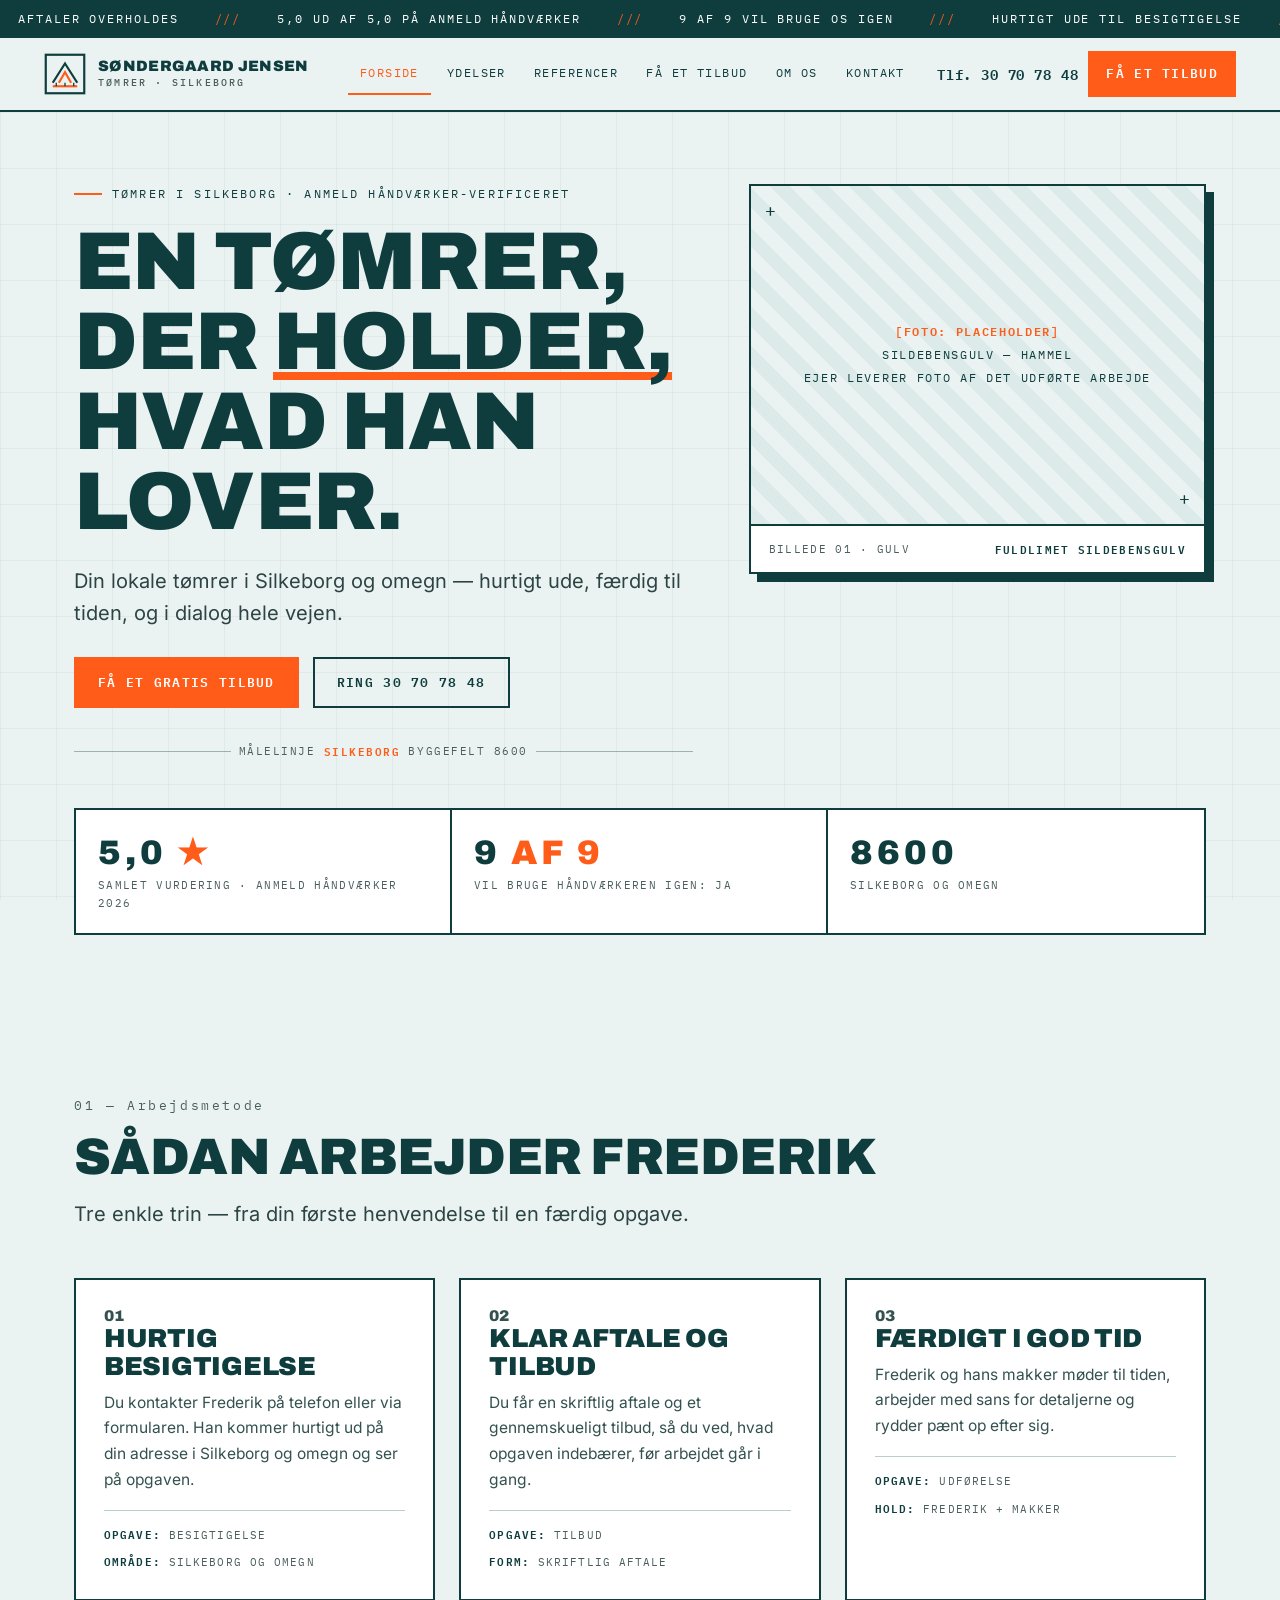
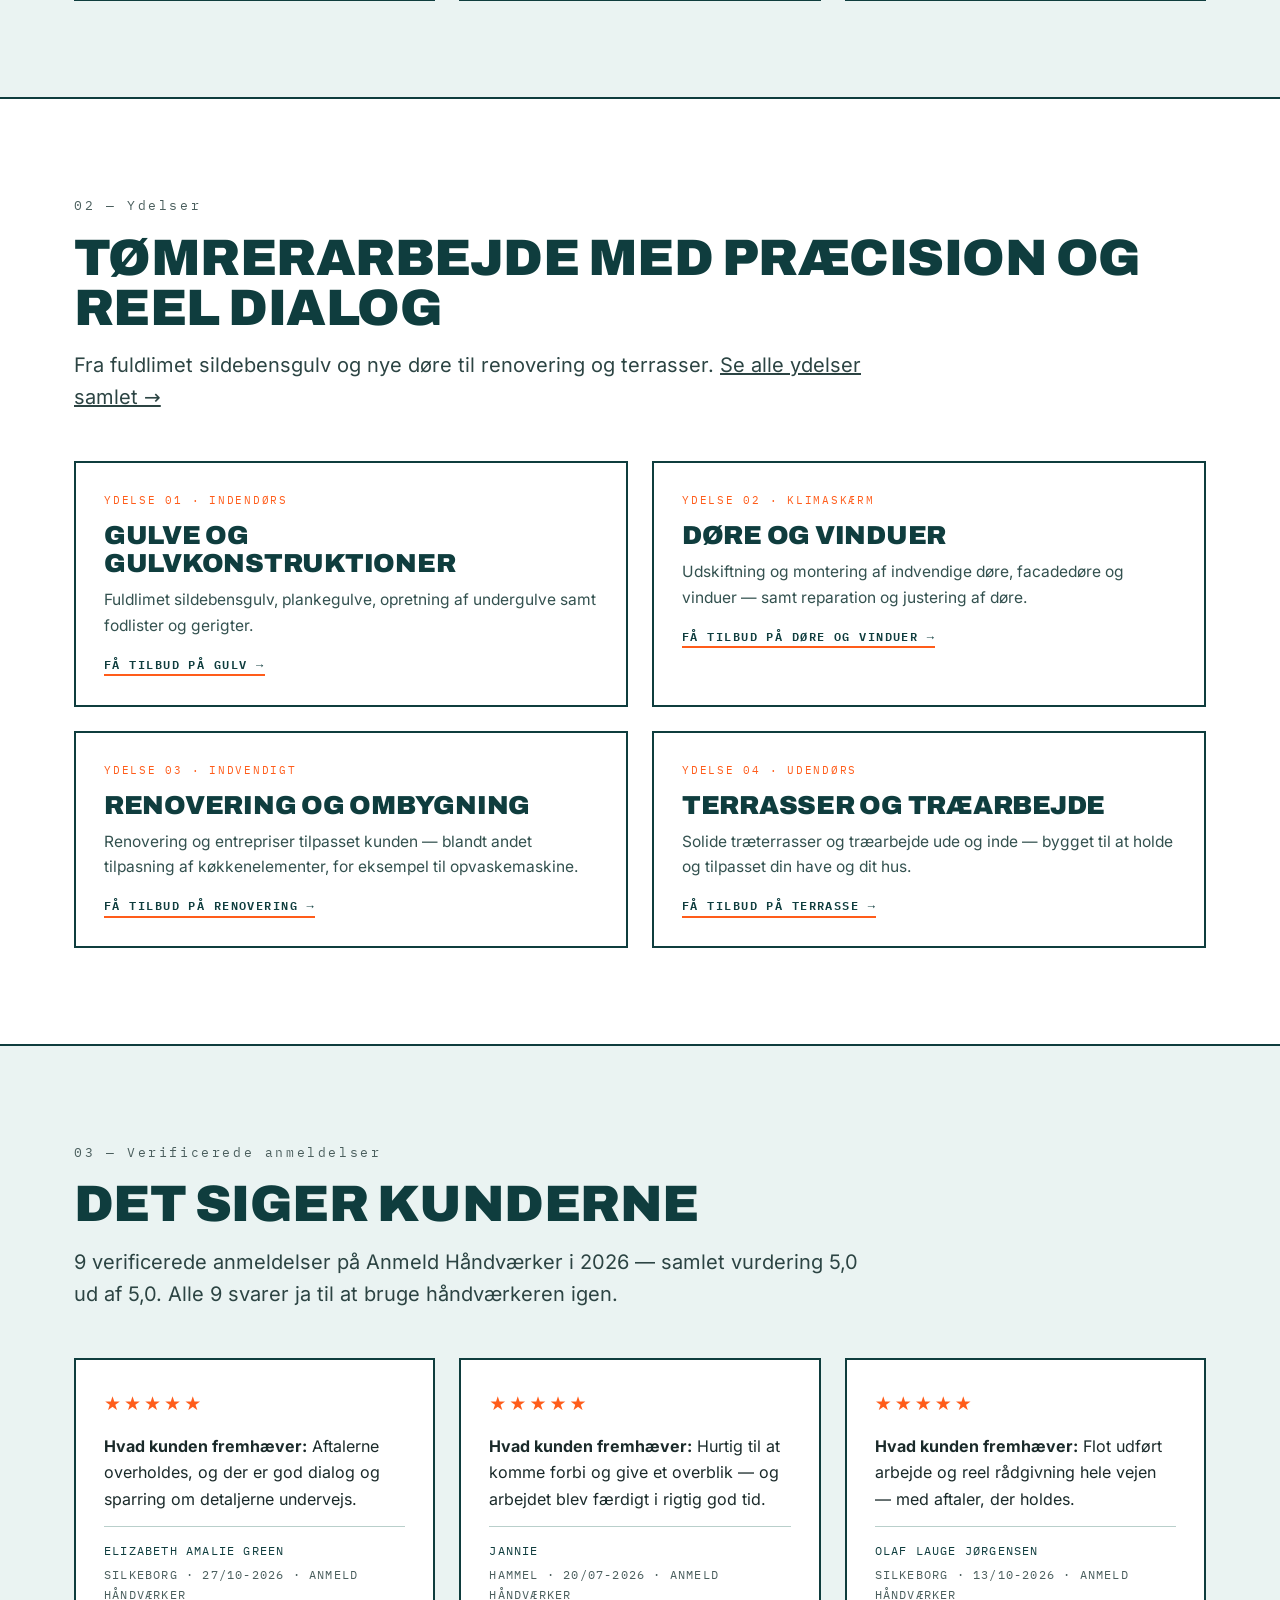
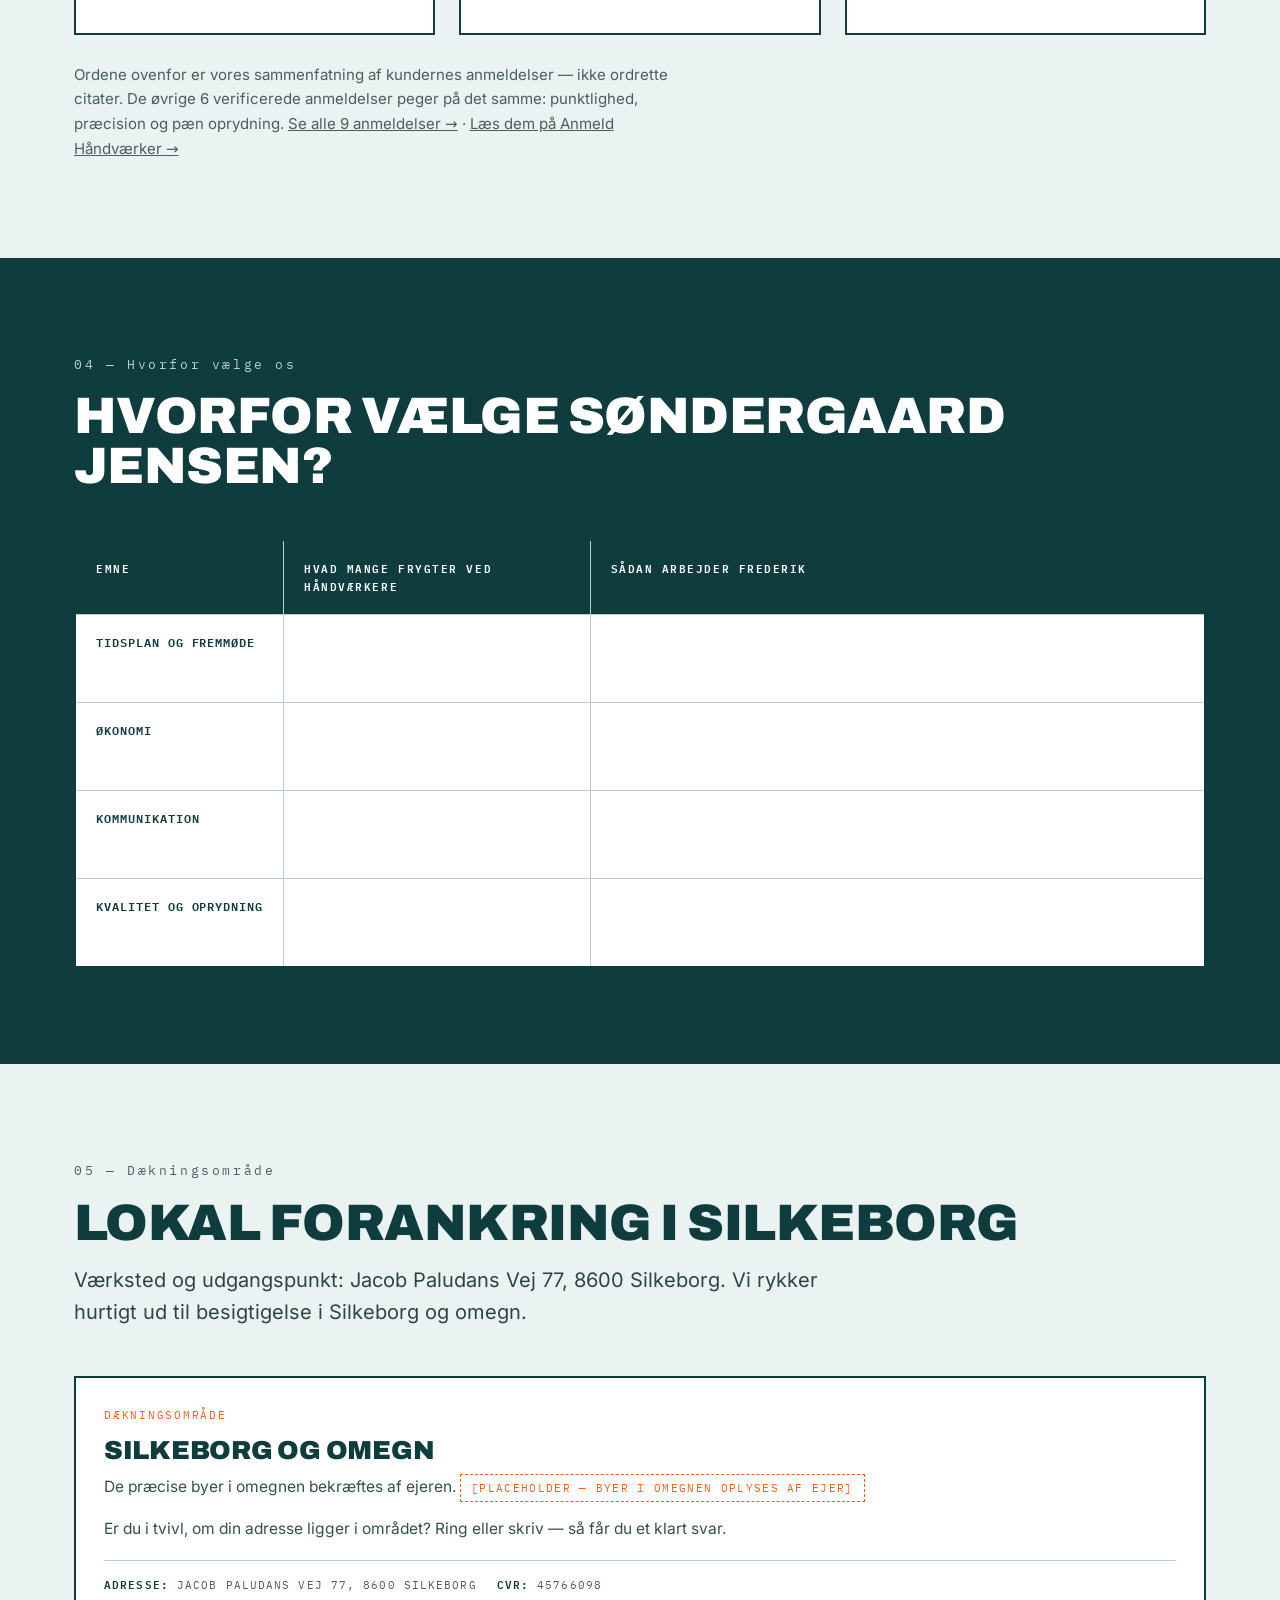
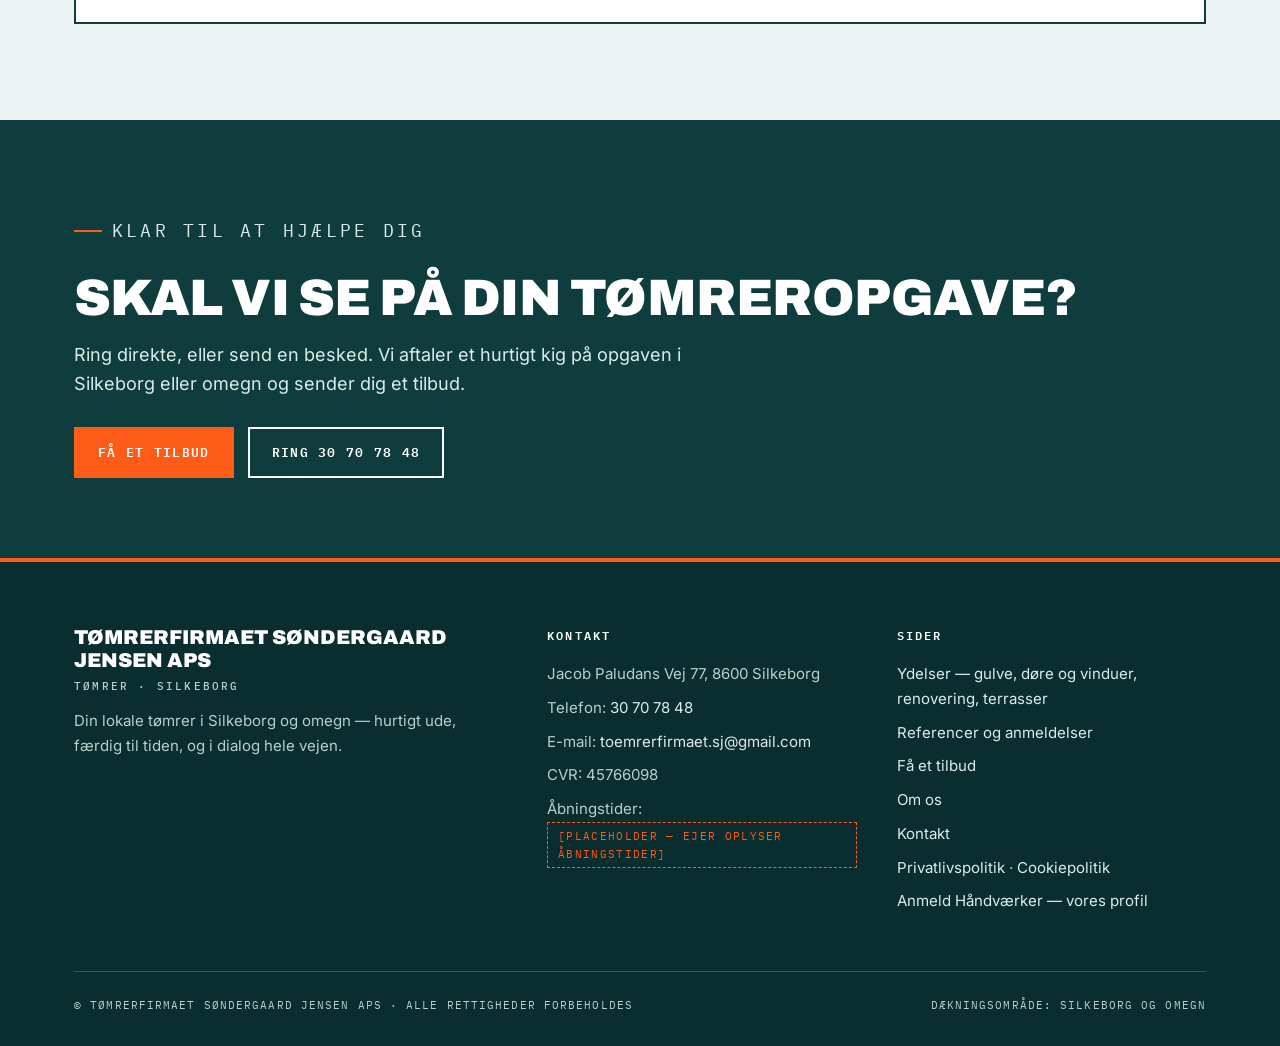
<file: index.html>
<!DOCTYPE html>
<html lang="da"><head><meta charset="utf-8">
<meta name="viewport" content="width=device-width, initial-scale=1">
<title>Tømrer Silkeborg | Tømrerfirmaet Søndergaard Jensen ApS</title><meta name="description" content="Tømrer i Silkeborg og omegn. 5,0 ud af 5,0 i 9 verificerede anmeldelser — 9 af 9 vil bruge os igen. Få et tilbud på gulv, døre og vinduer, renovering eller terrasse.">
<link rel="stylesheet" href="assets/css/style.css">
<script type="application/ld+json">{"@context": "https://schema.org", "@type": "LocalBusiness", "name": "Tømrerfirmaet Søndergaard Jensen ApS", "telephone": "+4530707848", "email": "toemrerfirmaet.sj@gmail.com", "address": {"@type": "PostalAddress", "streetAddress": "Jacob Paludans Vej 77", "postalCode": "8600", "addressLocality": "Silkeborg", "addressCountry": "DK"}, "identifier": {"@type": "PropertyValue", "name": "CVR", "value": "45766098"}, "areaServed": "Silkeborg og omegn", "aggregateRating": {"@type": "AggregateRating", "ratingValue": "5.0", "bestRating": "5", "reviewCount": "9"}}</script></head>
<body><a class="skip" href="#indhold">Spring til indhold</a>
<div class="ticker" aria-hidden="true"><div class="ticker-inner"><span>Aftaler overholdes</span><span class="o">///</span><span>5,0 ud af 5,0 på Anmeld Håndværker</span><span class="o">///</span><span>9 af 9 vil bruge os igen</span><span class="o">///</span><span>Hurtigt ude til besigtigelse</span><span class="o">///</span><span>Færdigt i god tid</span><span class="o">///</span><span>Silkeborg og omegn</span><span class="o">///</span><span>CVR 45766098</span><span class="o">///</span><span>Aftaler overholdes</span><span class="o">///</span><span>5,0 ud af 5,0 på Anmeld Håndværker</span><span class="o">///</span><span>9 af 9 vil bruge os igen</span><span class="o">///</span><span>Hurtig ude til besigtigelse</span><span class="o">///</span><span>Færdigt i god tid</span><span class="o">///</span><span>Silkeborg og omegn</span><span class="o">///</span><span>CVR 45766098</span><span class="o">///</span></div></div>
<header class="site"><div class="header-in">
<a class="brand" href="index.html" aria-label="Tømrerfirmaet Søndergaard Jensen ApS — forside"><svg class="brand-mark" viewBox="0 0 48 48" aria-hidden="true"><rect x="2" y="2" width="44" height="44" fill="none" stroke="#0F3D3E" stroke-width="2.5"/><path d="M10 34 L24 12 L38 34" fill="none" stroke="#0F3D3E" stroke-width="2.5"/><path d="M17 34 L24 22 L31 34" fill="none" stroke="#FF5C1A" stroke-width="2.5"/><line x1="10" y1="38" x2="38" y2="38" stroke="#FF5C1A" stroke-width="2.5"/><line x1="14" y1="34" x2="14" y2="38" stroke="#0F3D3E" stroke-width="1.5"/><line x1="24" y1="34" x2="24" y2="38" stroke="#0F3D3E" stroke-width="1.5"/><line x1="34" y1="34" x2="34" y2="38" stroke="#0F3D3E" stroke-width="1.5"/></svg><span class="brand-name">Søndergaard Jensen<small>Tømrer · Silkeborg</small></span></a>
<button class="nav-toggle" aria-expanded="false" aria-controls="hovedmenu" aria-label="Åbn menu"><span></span><span></span><span></span></button>
<nav class="main" id="hovedmenu" aria-label="Hovedmenu"><a href="index.html" aria-current="page">Forside</a><a href="ydelser.html">Ydelser</a><a href="referencer.html">Referencer</a><a href="tilbud.html">Få et tilbud</a><a href="om-os.html">Om os</a><a href="kontakt.html">Kontakt</a></nav>
<div class="header-cta"><a class="phone-link" href="tel:+4530707848">Tlf. 30 70 78 48</a><a class="btn btn-orange btn-sm" href="tilbud.html">Få et tilbud</a></div>
</div></header><main id="indhold">
<section class="hero"><div class="wrap"><div class="hero-grid">
<div>
<p class="eyebrow">Tømrer i Silkeborg · Anmeld Håndværker-verificeret</p>
<h1 style="margin-top:18px"><span class="w" style="animation-delay:0.00s">EN</span> <span class="w" style="animation-delay:0.08s">TØMRER,</span> <span class="w" style="animation-delay:0.16s">DER</span> <span class="w hl" style="animation-delay:0.24s">HOLDER,</span> <span class="w" style="animation-delay:0.32s">HVAD</span> <span class="w" style="animation-delay:0.40s">HAN</span> <span class="w" style="animation-delay:0.48s">LOVER.</span></h1>
<p class="lede hero-sub">Din lokale tømrer i Silkeborg og omegn — hurtigt ude, færdig til tiden, og i dialog hele vejen.</p>
<div class="hero-ctas"><a class="btn btn-orange" href="tilbud.html">Få et gratis tilbud</a><a class="btn btn-ghost" href="tel:+4530707848">Ring 30 70 78 48</a></div>
<div class="dimline" style="margin-top:34px"><span>Målelinje</span><b>Silkeborg</b><span>Byggefelt 8600</span></div>
</div>
<div class="hero-photo reveal">
<div class="photo-frame"><p class="pf-tag"><b>[Foto: Placeholder]</b><br>Sildebensgulv — Hammel<br>Ejer leverer foto af det udførte arbejde</p></div>
<div class="photo-cap"><span>Billede 01 · Gulv</span><b>Fuldlimet sildebensgulv</b></div>
</div>
</div>
<div class="trust-strip reveal">
<div><p class="n"><span data-count="5.0" data-decimals="1">5,0</span> <em>★</em></p><p>Samlet vurdering · Anmeld Håndværker 2026</p></div>
<div><p class="n"><span data-count="9">9</span> <em>af 9</em></p><p>Vil bruge håndværkeren igen: Ja</p></div>
<div><p class="n">8600</p><p>Silkeborg og omegn</p></div>
</div>
</div></section>

<section><div class="wrap">
<div class="sec-head reveal"><p class="sec-num">01 — Arbejdsmetode</p><h2>Sådan arbejder Frederik</h2><p class="lede">Tre enkle trin — fra din første henvendelse til en færdig opgave.</p></div>
<div class="grid-3">
<div class="card reveal"><p class="step-num">01</p><h3>Hurtig besigtigelse</h3><p>Du kontakter Frederik på telefon eller via formularen. Han kommer hurtigt ud på din adresse i Silkeborg og omegn og ser på opgaven.</p><div class="spec-row"><span><b>Opgave:</b> Besigtigelse</span><span><b>Område:</b> Silkeborg og omegn</span></div></div>
<div class="card reveal"><p class="step-num">02</p><h3>Klar aftale og tilbud</h3><p>Du får en skriftlig aftale og et gennemskueligt tilbud, så du ved, hvad opgaven indebærer, før arbejdet går i gang.</p><div class="spec-row"><span><b>Opgave:</b> Tilbud</span><span><b>Form:</b> Skriftlig aftale</span></div></div>
<div class="card reveal"><p class="step-num">03</p><h3>Færdigt i god tid</h3><p>Frederik og hans makker møder til tiden, arbejder med sans for detaljerne og rydder pænt op efter sig.</p><div class="spec-row"><span><b>Opgave:</b> Udførelse</span><span><b>Hold:</b> Frederik + makker</span></div></div>
</div></div></section>

<section style="background:#fff;border-top:2px solid var(--petrol);border-bottom:2px solid var(--petrol)"><div class="wrap">
<div class="sec-head reveal"><p class="sec-num">02 — Ydelser</p><h2>Tømrerarbejde med præcision og reel dialog</h2><p class="lede">Fra fuldlimet sildebensgulv og nye døre til renovering og terrasser. <a href="ydelser.html">Se alle ydelser samlet →</a></p></div>
<div class="grid-2">
<div class="card reveal"><p class="kicker">Ydelse 01 · Indendørs</p><h3>Gulve og gulvkonstruktioner</h3><p>Fuldlimet sildebensgulv, plankegulve, opretning af undergulve samt fodlister og gerigter.</p><a class="link-arrow" href="tilbud.html?opgave=gulv">Få tilbud på gulv →</a></div>
<div class="card reveal"><p class="kicker">Ydelse 02 · Klimaskærm</p><h3>Døre og vinduer</h3><p>Udskiftning og montering af indvendige døre, facadedøre og vinduer — samt reparation og justering af døre.</p><a class="link-arrow" href="tilbud.html?opgave=doere-vinduer">Få tilbud på døre og vinduer →</a></div>
<div class="card reveal"><p class="kicker">Ydelse 03 · Indvendigt</p><h3>Renovering og ombygning</h3><p>Renovering og entrepriser tilpasset kunden — blandt andet tilpasning af køkkenelementer, for eksempel til opvaskemaskine.</p><a class="link-arrow" href="tilbud.html?opgave=renovering">Få tilbud på renovering →</a></div>
<div class="card reveal"><p class="kicker">Ydelse 04 · Udendørs</p><h3>Terrasser og træarbejde</h3><p>Solide træterrasser og træarbejde ude og inde — bygget til at holde og tilpasset din have og dit hus.</p><a class="link-arrow" href="tilbud.html?opgave=terrasse">Få tilbud på terrasse →</a></div>
</div></div></section>

<section><div class="wrap">
<div class="sec-head reveal"><p class="sec-num">03 — Verificerede anmeldelser</p><h2>Det siger kunderne</h2><p class="lede">9 verificerede anmeldelser på Anmeld Håndværker i 2026 — samlet vurdering 5,0 ud af 5,0. Alle 9 svarer ja til at bruge håndværkeren igen.</p></div>
<div class="grid-3">
<div class="review-card reveal"><p class="stars" aria-label="5 ud af 5 stjerner">★★★★★</p><p><strong>Hvad kunden fremhæver:</strong> Aftalerne overholdes, og der er god dialog og sparring om detaljerne undervejs.</p><p class="who">Elizabeth Amalie Green<span>Silkeborg · 27/10-2026 · Anmeld Håndværker</span></p></div>
<div class="review-card reveal"><p class="stars" aria-label="5 ud af 5 stjerner">★★★★★</p><p><strong>Hvad kunden fremhæver:</strong> Hurtig til at komme forbi og give et overblik — og arbejdet blev færdigt i rigtig god tid.</p><p class="who">Jannie<span>Hammel · 20/07-2026 · Anmeld Håndværker</span></p></div>
<div class="review-card reveal"><p class="stars" aria-label="5 ud af 5 stjerner">★★★★★</p><p><strong>Hvad kunden fremhæver:</strong> Flot udført arbejde og reel rådgivning hele vejen — med aftaler, der holdes.</p><p class="who">Olaf Lauge Jørgensen<span>Silkeborg · 13/10-2026 · Anmeld Håndværker</span></p></div>
</div>
<p class="review-note reveal" style="margin-top:28px">Ordene ovenfor er vores sammenfatning af kundernes anmeldelser — ikke ordrette citater. De øvrige 6 verificerede anmeldelser peger på det samme: punktlighed, præcision og pæn oprydning. <a href="referencer.html">Se alle 9 anmeldelser →</a> · <a href="https://www.anmeld-haandvaerker.dk/tomrer/tomrerfirmaet-sondergaard-jensen-aps?rid=2163481" rel="noopener">Læs dem på Anmeld Håndværker →</a></p>
</div></section>

<section class="dark-sec"><div class="wrap">
<div class="sec-head reveal"><p class="sec-num" style="color:#B9CFCB">04 — Hvorfor vælge os</p><h2>Hvorfor vælge Søndergaard Jensen?</h2></div>
<div class="compare-wrap reveal"><table class="compare">
<tr><th scope="col">Emne</th><th scope="col">Hvad mange frygter ved håndværkere</th><th scope="col">Sådan arbejder Frederik</th></tr>
<tr><td>Tidsplan og fremmøde</td><td>Forsinkelser og udeblivelse uden besked.</td><td>Aftalte datoer og tider overholdes. Kunderne fremhæver, at han kommer hurtigt forbi og bliver færdig i god tid.</td></tr>
<tr><td>Økonomi</td><td>Uigennemskuelige ekstraregninger bagefter.</td><td>Skriftlig aftale og gennemskueligt tilbud, før arbejdet går i gang.</td></tr>
<tr><td>Kommunikation</td><td>Svært at få fat på håndværkeren.</td><td>Direkte kontakt med Frederik — på telefon eller e-mail — og dialog om detaljerne undervejs.</td></tr>
<tr><td>Kvalitet og oprydning</td><td>Sjusket afslutning og et hjem efterladt i rod.</td><td>Arbejdet afleveres pænt, og der ryddes grundigt op.</td></tr>
</table></div>
</div></section>

<section><div class="wrap">
<div class="sec-head reveal"><p class="sec-num">05 — Dækningsområde</p><h2>Lokal forankring i Silkeborg</h2><p class="lede">Værksted og udgangspunkt: Jacob Paludans Vej 77, 8600 Silkeborg. Vi rykker hurtigt ud til besigtigelse i Silkeborg og omegn.</p></div>
<div class="card reveal"><p class="kicker">Dækningsområde</p><h3>Silkeborg og omegn</h3><p>De præcise byer i omegnen bekræftes af ejeren. <span class="placeholder-tag">[Placeholder — byer i omegnen oplyses af ejer]</span></p><p style="margin-top:14px">Er du i tvivl, om din adresse ligger i området? Ring eller skriv — så får du et klart svar.</p><div class="spec-row"><span><b>Adresse:</b> Jacob Paludans Vej 77, 8600 Silkeborg</span><span><b>CVR:</b> 45766098</span></div></div>
</div></section>
</main><section class="cta-band"><div class="wrap reveal">
<p class="eyebrow">Klar til at hjælpe dig</p>
<h2>Skal vi se på din tømreropgave?</h2>
<p>Ring direkte, eller send en besked. Vi aftaler et hurtigt kig på opgaven i Silkeborg eller omegn og sender dig et tilbud.</p>
<div class="hero-ctas"><a class="btn btn-orange" href="tilbud.html">Få et tilbud</a><a class="btn btn-ghost" style="color:#fff;border-color:#fff" href="tel:+4530707848">Ring 30 70 78 48</a></div>
</div></section>
<footer class="site"><div class="wrap"><div class="f-grid">
<div><p class="f-brand">Tømrerfirmaet Søndergaard Jensen ApS<small>Tømrer · Silkeborg</small></p><p style="margin-top:16px;font-size:15px">Din lokale tømrer i Silkeborg og omegn — hurtigt ude, færdig til tiden, og i dialog hele vejen.</p></div>
<div><h4>Kontakt</h4><ul>
<li>Jacob Paludans Vej 77, 8600 Silkeborg</li>
<li>Telefon: <a href="tel:+4530707848">30 70 78 48</a></li>
<li>E-mail: <a href="mailto:toemrerfirmaet.sj@gmail.com">toemrerfirmaet.sj@gmail.com</a></li>
<li>CVR: 45766098</li>
<li>Åbningstider: <span class="placeholder-tag">[Placeholder — ejer oplyser åbningstider]</span></li>
</ul></div>
<div><h4>Sider</h4><ul>
<li><a href="ydelser.html">Ydelser — gulve, døre og vinduer, renovering, terrasser</a></li>
<li><a href="referencer.html">Referencer og anmeldelser</a></li>
<li><a href="tilbud.html">Få et tilbud</a></li>
<li><a href="om-os.html">Om os</a></li>
<li><a href="kontakt.html">Kontakt</a></li>
<li><a href="privatliv.html">Privatlivspolitik</a> · <a href="cookies.html">Cookiepolitik</a></li>
<li><a href="https://www.anmeld-haandvaerker.dk/tomrer/tomrerfirmaet-sondergaard-jensen-aps?rid=2163481" rel="noopener">Anmeld Håndværker — vores profil</a></li>
</ul></div>
</div><div class="f-bottom"><span>© Tømrerfirmaet Søndergaard Jensen ApS · Alle rettigheder forbeholdes</span><span>Dækningsområde: Silkeborg og omegn</span></div></div></footer>
<div class="sticky-mobile"><a href="tilbud.html">Få et tilbud</a><a href="tel:+4530707848">Ring 30 70 78 48</a></div>
<script src="assets/js/main.js"></script></body></html>
</file>
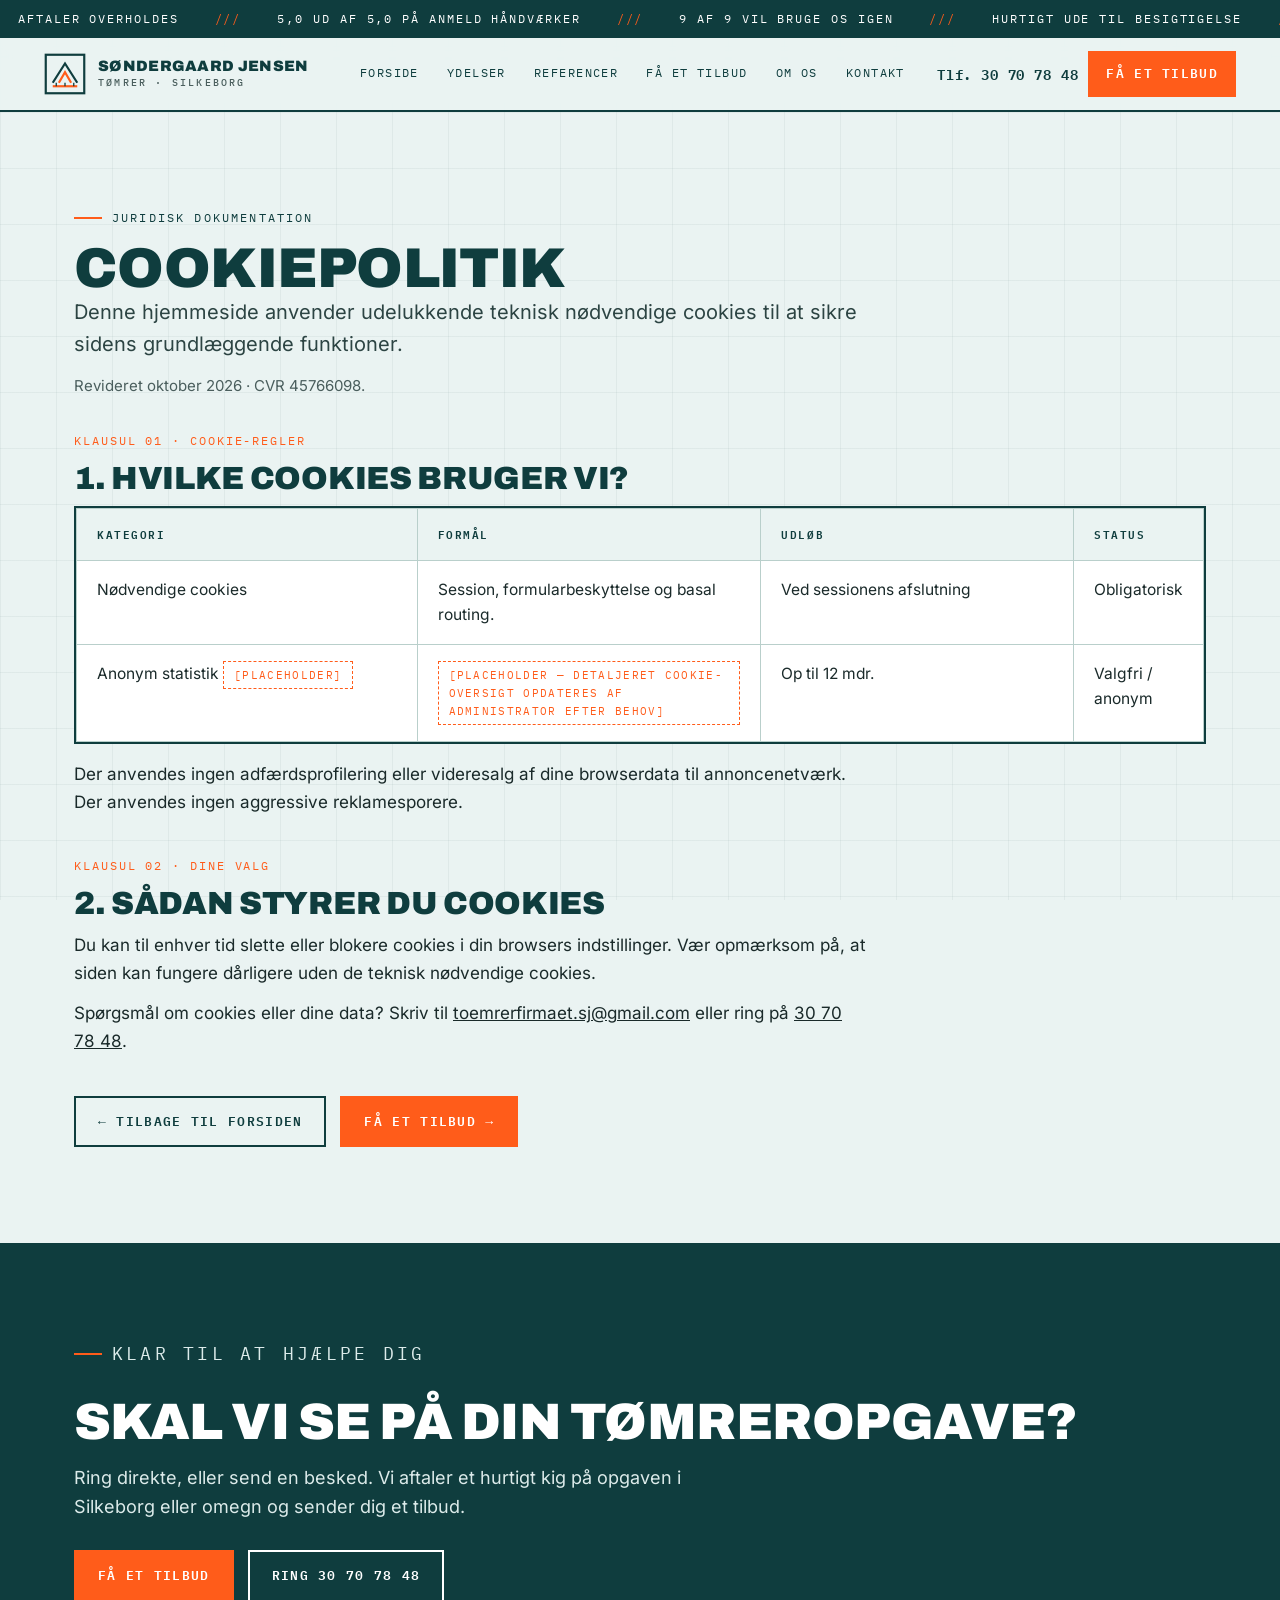
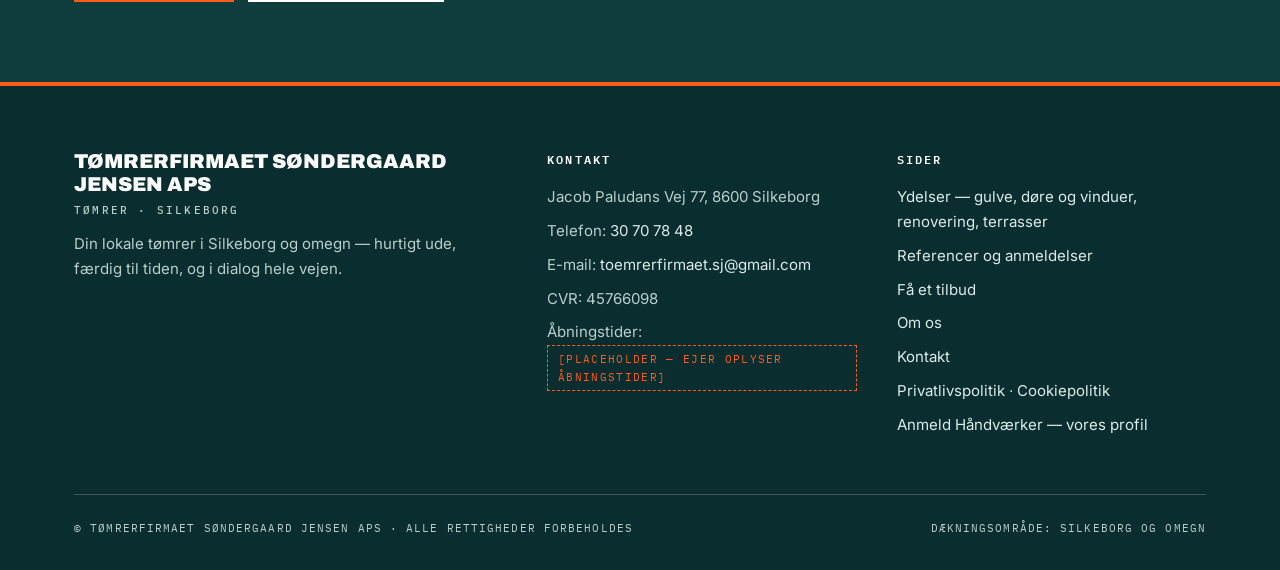
<file: cookies.html>
<!DOCTYPE html>
<html lang="da"><head><meta charset="utf-8">
<meta name="viewport" content="width=device-width, initial-scale=1">
<title>Cookiepolitik | Tømrerfirmaet Søndergaard Jensen ApS</title><meta name="description" content="Cookiepolitik for Tømrerfirmaet Søndergaard Jensen ApS — kun teknisk nødvendige cookies, ingen reklamesporere.">
<link rel="stylesheet" href="assets/css/style.css">
<script type="application/ld+json">{"@context": "https://schema.org", "@type": "LocalBusiness", "name": "Tømrerfirmaet Søndergaard Jensen ApS", "telephone": "+4530707848", "email": "toemrerfirmaet.sj@gmail.com", "address": {"@type": "PostalAddress", "streetAddress": "Jacob Paludans Vej 77", "postalCode": "8600", "addressLocality": "Silkeborg", "addressCountry": "DK"}, "identifier": {"@type": "PropertyValue", "name": "CVR", "value": "45766098"}, "areaServed": "Silkeborg og omegn", "aggregateRating": {"@type": "AggregateRating", "ratingValue": "5.0", "bestRating": "5", "reviewCount": "9"}}</script></head>
<body><a class="skip" href="#indhold">Spring til indhold</a>
<div class="ticker" aria-hidden="true"><div class="ticker-inner"><span>Aftaler overholdes</span><span class="o">///</span><span>5,0 ud af 5,0 på Anmeld Håndværker</span><span class="o">///</span><span>9 af 9 vil bruge os igen</span><span class="o">///</span><span>Hurtigt ude til besigtigelse</span><span class="o">///</span><span>Færdigt i god tid</span><span class="o">///</span><span>Silkeborg og omegn</span><span class="o">///</span><span>CVR 45766098</span><span class="o">///</span><span>Aftaler overholdes</span><span class="o">///</span><span>5,0 ud af 5,0 på Anmeld Håndværker</span><span class="o">///</span><span>9 af 9 vil bruge os igen</span><span class="o">///</span><span>Hurtig ude til besigtigelse</span><span class="o">///</span><span>Færdigt i god tid</span><span class="o">///</span><span>Silkeborg og omegn</span><span class="o">///</span><span>CVR 45766098</span><span class="o">///</span></div></div>
<header class="site"><div class="header-in">
<a class="brand" href="index.html" aria-label="Tømrerfirmaet Søndergaard Jensen ApS — forside"><svg class="brand-mark" viewBox="0 0 48 48" aria-hidden="true"><rect x="2" y="2" width="44" height="44" fill="none" stroke="#0F3D3E" stroke-width="2.5"/><path d="M10 34 L24 12 L38 34" fill="none" stroke="#0F3D3E" stroke-width="2.5"/><path d="M17 34 L24 22 L31 34" fill="none" stroke="#FF5C1A" stroke-width="2.5"/><line x1="10" y1="38" x2="38" y2="38" stroke="#FF5C1A" stroke-width="2.5"/><line x1="14" y1="34" x2="14" y2="38" stroke="#0F3D3E" stroke-width="1.5"/><line x1="24" y1="34" x2="24" y2="38" stroke="#0F3D3E" stroke-width="1.5"/><line x1="34" y1="34" x2="34" y2="38" stroke="#0F3D3E" stroke-width="1.5"/></svg><span class="brand-name">Søndergaard Jensen<small>Tømrer · Silkeborg</small></span></a>
<button class="nav-toggle" aria-expanded="false" aria-controls="hovedmenu" aria-label="Åbn menu"><span></span><span></span><span></span></button>
<nav class="main" id="hovedmenu" aria-label="Hovedmenu"><a href="index.html">Forside</a><a href="ydelser.html">Ydelser</a><a href="referencer.html">Referencer</a><a href="tilbud.html">Få et tilbud</a><a href="om-os.html">Om os</a><a href="kontakt.html">Kontakt</a></nav>
<div class="header-cta"><a class="phone-link" href="tel:+4530707848">Tlf. 30 70 78 48</a><a class="btn btn-orange btn-sm" href="tilbud.html">Få et tilbud</a></div>
</div></header><main id="indhold">
<section class="legal"><div class="wrap">
<p class="eyebrow">Juridisk dokumentation</p>
<h1 style="font-size:clamp(32px,4.5vw,56px);margin-top:14px">Cookiepolitik</h1>
<p class="lede">Denne hjemmeside anvender udelukkende teknisk nødvendige cookies til at sikre sidens grundlæggende funktioner.</p>
<p class="review-note" style="margin-top:14px">Revideret oktober 2026 · CVR 45766098.</p>
<article style="margin-top:32px"><p class="clause-num">Klausul 01 · Cookie-regler</p><h2>1. Hvilke cookies bruger vi?</h2>
<div class="table-wrap"><table class="kv-table">
<tr><th scope="col">Kategori</th><th scope="col">Formål</th><th scope="col">Udløb</th><th scope="col">Status</th></tr>
<tr><td>Nødvendige cookies</td><td>Session, formularbeskyttelse og basal routing.</td><td>Ved sessionens afslutning</td><td>Obligatorisk</td></tr>
<tr><td>Anonym statistik <span class="placeholder-tag">[Placeholder]</span></td><td><span class="placeholder-tag">[Placeholder — detaljeret cookie-oversigt opdateres af administrator efter behov]</span></td><td>Op til 12 mdr.</td><td>Valgfri / anonym</td></tr>
</table></div>
<p style="margin-top:16px">Der anvendes ingen adfærdsprofilering eller videresalg af dine browserdata til annoncenetværk. Der anvendes ingen aggressive reklamesporere.</p></article>
<article><p class="clause-num">Klausul 02 · Dine valg</p><h2>2. Sådan styrer du cookies</h2>
<p>Du kan til enhver tid slette eller blokere cookies i din browsers indstillinger. Vær opmærksom på, at siden kan fungere dårligere uden de teknisk nødvendige cookies.</p>
<p>Spørgsmål om cookies eller dine data? Skriv til <a href="mailto:toemrerfirmaet.sj@gmail.com">toemrerfirmaet.sj@gmail.com</a> eller ring på <a href="tel:+4530707848">30 70 78 48</a>.</p></article>
<div class="hero-ctas"><a class="btn btn-ghost" href="index.html">← Tilbage til forsiden</a><a class="btn btn-orange" href="tilbud.html">Få et tilbud →</a></div>
</div></section>
</main><section class="cta-band"><div class="wrap reveal">
<p class="eyebrow">Klar til at hjælpe dig</p>
<h2>Skal vi se på din tømreropgave?</h2>
<p>Ring direkte, eller send en besked. Vi aftaler et hurtigt kig på opgaven i Silkeborg eller omegn og sender dig et tilbud.</p>
<div class="hero-ctas"><a class="btn btn-orange" href="tilbud.html">Få et tilbud</a><a class="btn btn-ghost" style="color:#fff;border-color:#fff" href="tel:+4530707848">Ring 30 70 78 48</a></div>
</div></section>
<footer class="site"><div class="wrap"><div class="f-grid">
<div><p class="f-brand">Tømrerfirmaet Søndergaard Jensen ApS<small>Tømrer · Silkeborg</small></p><p style="margin-top:16px;font-size:15px">Din lokale tømrer i Silkeborg og omegn — hurtigt ude, færdig til tiden, og i dialog hele vejen.</p></div>
<div><h4>Kontakt</h4><ul>
<li>Jacob Paludans Vej 77, 8600 Silkeborg</li>
<li>Telefon: <a href="tel:+4530707848">30 70 78 48</a></li>
<li>E-mail: <a href="mailto:toemrerfirmaet.sj@gmail.com">toemrerfirmaet.sj@gmail.com</a></li>
<li>CVR: 45766098</li>
<li>Åbningstider: <span class="placeholder-tag">[Placeholder — ejer oplyser åbningstider]</span></li>
</ul></div>
<div><h4>Sider</h4><ul>
<li><a href="ydelser.html">Ydelser — gulve, døre og vinduer, renovering, terrasser</a></li>
<li><a href="referencer.html">Referencer og anmeldelser</a></li>
<li><a href="tilbud.html">Få et tilbud</a></li>
<li><a href="om-os.html">Om os</a></li>
<li><a href="kontakt.html">Kontakt</a></li>
<li><a href="privatliv.html">Privatlivspolitik</a> · <a href="cookies.html">Cookiepolitik</a></li>
<li><a href="https://www.anmeld-haandvaerker.dk/tomrer/tomrerfirmaet-sondergaard-jensen-aps?rid=2163481" rel="noopener">Anmeld Håndværker — vores profil</a></li>
</ul></div>
</div><div class="f-bottom"><span>© Tømrerfirmaet Søndergaard Jensen ApS · Alle rettigheder forbeholdes</span><span>Dækningsområde: Silkeborg og omegn</span></div></div></footer>
<div class="sticky-mobile"><a href="tilbud.html">Få et tilbud</a><a href="tel:+4530707848">Ring 30 70 78 48</a></div>
<script src="assets/js/main.js"></script></body></html>
</file>
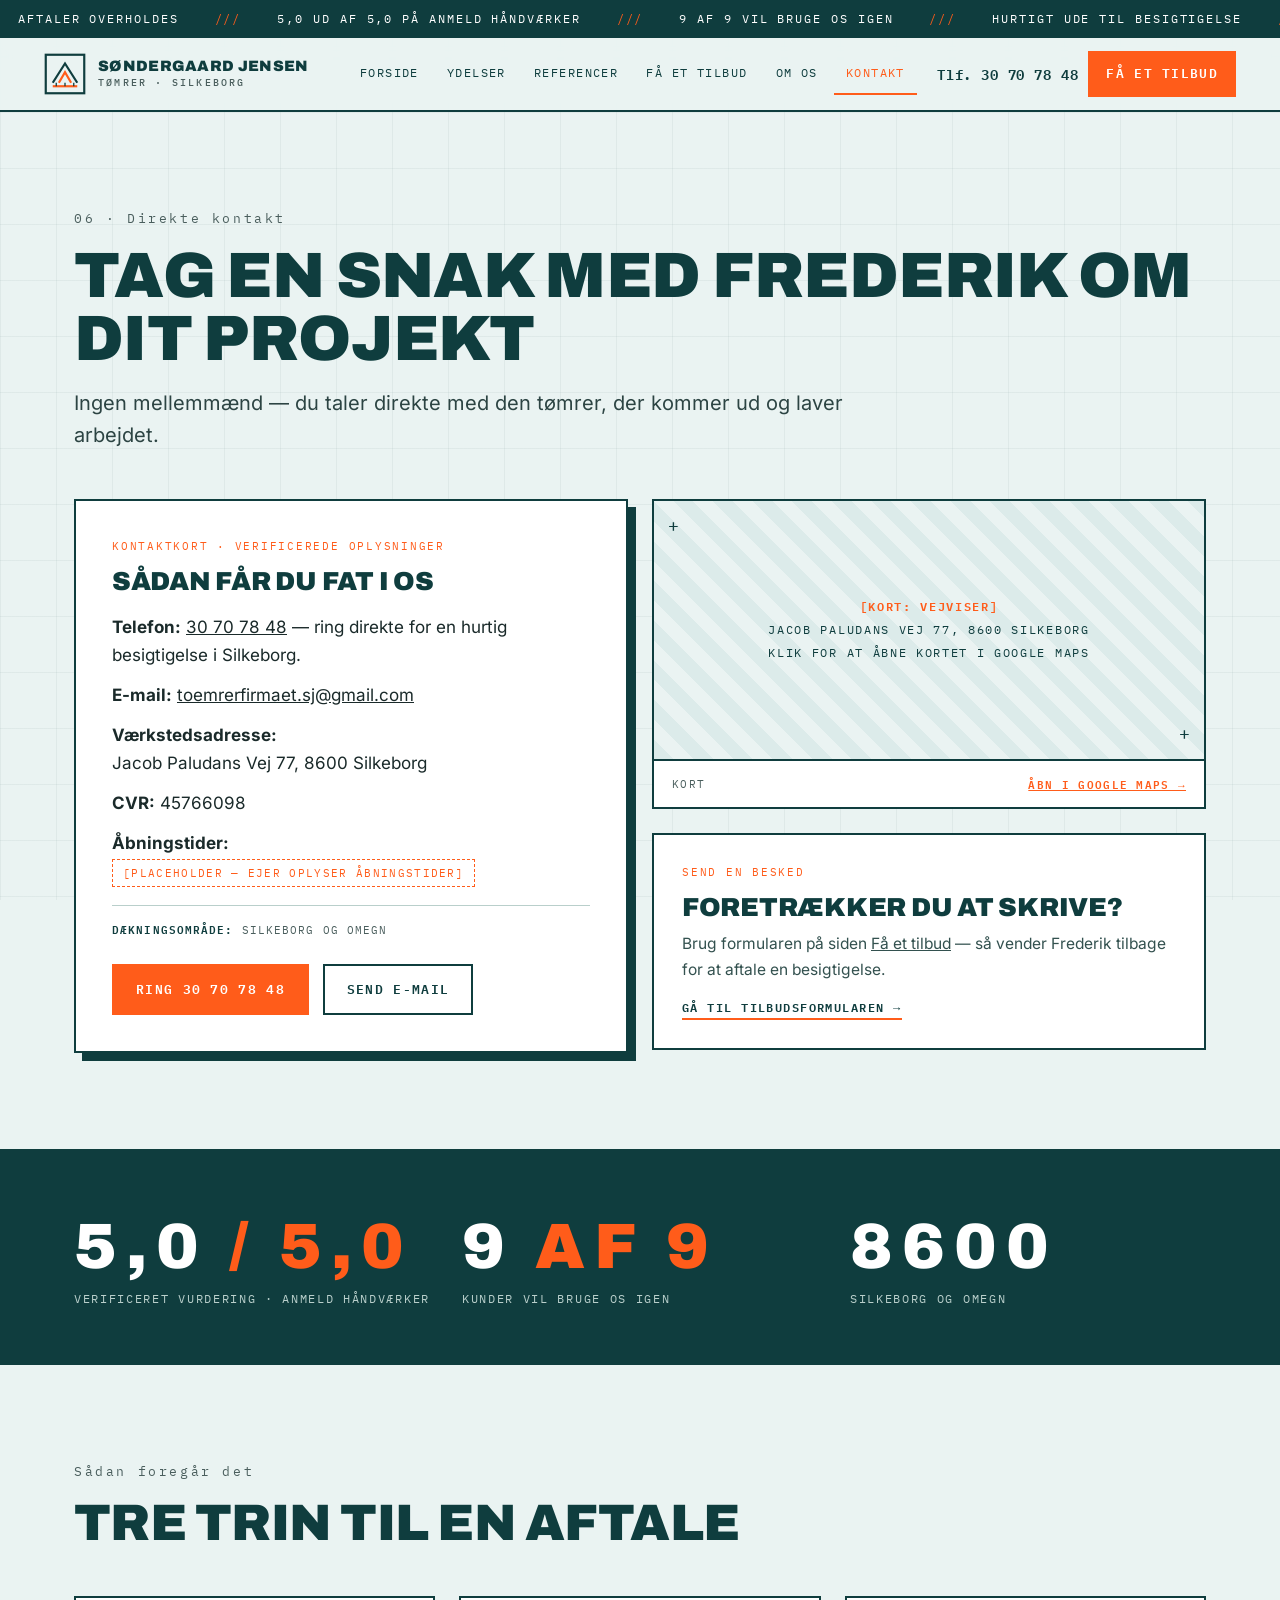
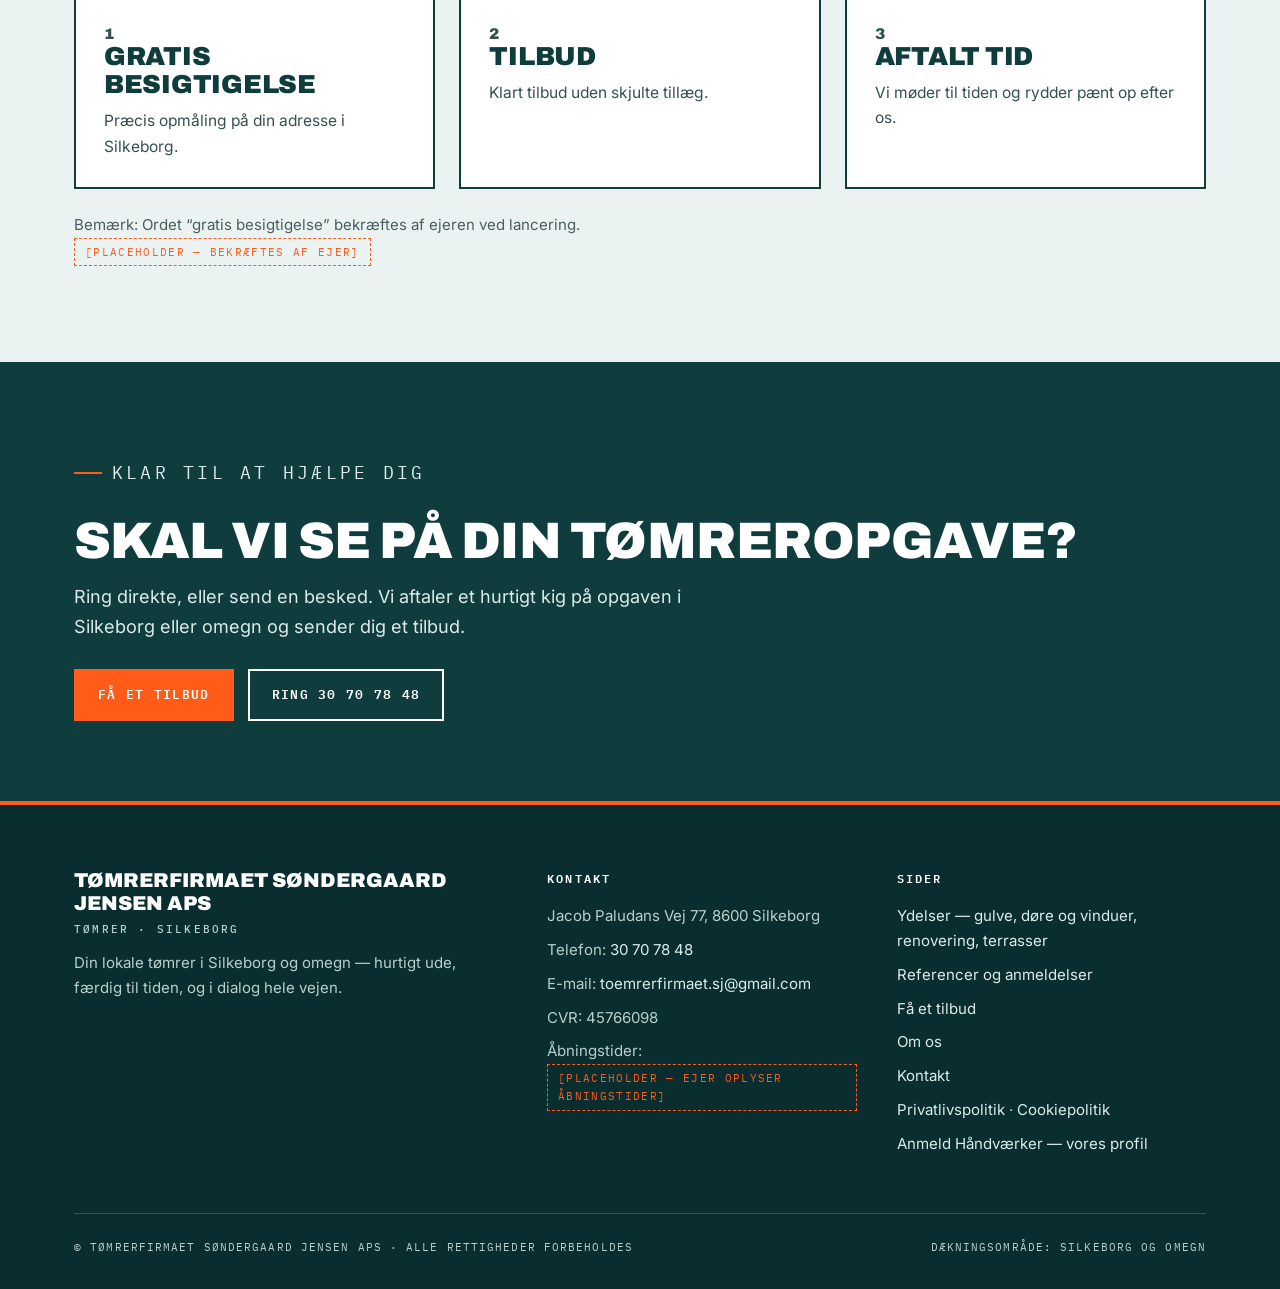
<file: kontakt.html>
<!DOCTYPE html>
<html lang="da"><head><meta charset="utf-8">
<meta name="viewport" content="width=device-width, initial-scale=1">
<title>Kontakt — Tømrer Silkeborg | Tømrerfirmaet Søndergaard Jensen ApS</title><meta name="description" content="Kontakt Tømrerfirmaet Søndergaard Jensen ApS i Silkeborg. Telefon 30 70 78 48, e-mail toemrerfirmaet.sj@gmail.com, Jacob Paludans Vej 77, 8600 Silkeborg.">
<link rel="stylesheet" href="assets/css/style.css">
<script type="application/ld+json">{"@context": "https://schema.org", "@type": "LocalBusiness", "name": "Tømrerfirmaet Søndergaard Jensen ApS", "telephone": "+4530707848", "email": "toemrerfirmaet.sj@gmail.com", "address": {"@type": "PostalAddress", "streetAddress": "Jacob Paludans Vej 77", "postalCode": "8600", "addressLocality": "Silkeborg", "addressCountry": "DK"}, "identifier": {"@type": "PropertyValue", "name": "CVR", "value": "45766098"}, "areaServed": "Silkeborg og omegn", "aggregateRating": {"@type": "AggregateRating", "ratingValue": "5.0", "bestRating": "5", "reviewCount": "9"}}</script></head>
<body><a class="skip" href="#indhold">Spring til indhold</a>
<div class="ticker" aria-hidden="true"><div class="ticker-inner"><span>Aftaler overholdes</span><span class="o">///</span><span>5,0 ud af 5,0 på Anmeld Håndværker</span><span class="o">///</span><span>9 af 9 vil bruge os igen</span><span class="o">///</span><span>Hurtigt ude til besigtigelse</span><span class="o">///</span><span>Færdigt i god tid</span><span class="o">///</span><span>Silkeborg og omegn</span><span class="o">///</span><span>CVR 45766098</span><span class="o">///</span><span>Aftaler overholdes</span><span class="o">///</span><span>5,0 ud af 5,0 på Anmeld Håndværker</span><span class="o">///</span><span>9 af 9 vil bruge os igen</span><span class="o">///</span><span>Hurtig ude til besigtigelse</span><span class="o">///</span><span>Færdigt i god tid</span><span class="o">///</span><span>Silkeborg og omegn</span><span class="o">///</span><span>CVR 45766098</span><span class="o">///</span></div></div>
<header class="site"><div class="header-in">
<a class="brand" href="index.html" aria-label="Tømrerfirmaet Søndergaard Jensen ApS — forside"><svg class="brand-mark" viewBox="0 0 48 48" aria-hidden="true"><rect x="2" y="2" width="44" height="44" fill="none" stroke="#0F3D3E" stroke-width="2.5"/><path d="M10 34 L24 12 L38 34" fill="none" stroke="#0F3D3E" stroke-width="2.5"/><path d="M17 34 L24 22 L31 34" fill="none" stroke="#FF5C1A" stroke-width="2.5"/><line x1="10" y1="38" x2="38" y2="38" stroke="#FF5C1A" stroke-width="2.5"/><line x1="14" y1="34" x2="14" y2="38" stroke="#0F3D3E" stroke-width="1.5"/><line x1="24" y1="34" x2="24" y2="38" stroke="#0F3D3E" stroke-width="1.5"/><line x1="34" y1="34" x2="34" y2="38" stroke="#0F3D3E" stroke-width="1.5"/></svg><span class="brand-name">Søndergaard Jensen<small>Tømrer · Silkeborg</small></span></a>
<button class="nav-toggle" aria-expanded="false" aria-controls="hovedmenu" aria-label="Åbn menu"><span></span><span></span><span></span></button>
<nav class="main" id="hovedmenu" aria-label="Hovedmenu"><a href="index.html">Forside</a><a href="ydelser.html">Ydelser</a><a href="referencer.html">Referencer</a><a href="tilbud.html">Få et tilbud</a><a href="om-os.html">Om os</a><a href="kontakt.html" aria-current="page">Kontakt</a></nav>
<div class="header-cta"><a class="phone-link" href="tel:+4530707848">Tlf. 30 70 78 48</a><a class="btn btn-orange btn-sm" href="tilbud.html">Få et tilbud</a></div>
</div></header><main id="indhold">
<section><div class="wrap">
<div class="sec-head reveal"><p class="sec-num">06 · Direkte kontakt</p><h1 style="font-size:clamp(36px,5vw,64px)">Tag en snak med Frederik om dit projekt</h1><p class="lede">Ingen mellemmænd — du taler direkte med den tømrer, der kommer ud og laver arbejdet.</p></div>
<div class="grid-2">
<div class="form-card reveal">
<p class="kicker" style="font-family:var(--mono);font-size:11px;letter-spacing:.16em;text-transform:uppercase;color:var(--orange)">Kontaktkort · Verificerede oplysninger</p>
<h3 style="margin:12px 0 18px">Sådan får du fat i os</h3>
<p><strong>Telefon:</strong> <a href="tel:+4530707848">30 70 78 48</a> — ring direkte for en hurtig besigtigelse i Silkeborg.</p>
<p style="margin-top:12px"><strong>E-mail:</strong> <a href="mailto:toemrerfirmaet.sj@gmail.com">toemrerfirmaet.sj@gmail.com</a></p>
<p style="margin-top:12px"><strong>Værkstedsadresse:</strong><br>Jacob Paludans Vej 77, 8600 Silkeborg</p>
<p style="margin-top:12px"><strong>CVR:</strong> 45766098</p>
<p style="margin-top:12px"><strong>Åbningstider:</strong> <span class="placeholder-tag">[Placeholder — ejer oplyser åbningstider]</span></p>
<div class="spec-row"><span><b>Dækningsområde:</b> Silkeborg og omegn</span></div>
<div class="hero-ctas" style="margin-top:24px"><a class="btn btn-orange" href="tel:+4530707848">Ring 30 70 78 48</a><a class="btn btn-ghost" href="mailto:toemrerfirmaet.sj@gmail.com">Send e-mail</a></div>
</div>
<div>
<div class="map-frame reveal">
<div class="photo-frame"><p class="pf-tag"><b>[Kort: Vejviser]</b><br>Jacob Paludans Vej 77, 8600 Silkeborg<br>Klik for at åbne kortet i Google Maps</p></div>
<div class="photo-cap"><span>Kort</span><a href="https://www.google.com/maps/search/?api=1&query=Jacob+Paludans+Vej+77%2C+8600+Silkeborg" target="_blank" rel="noopener" style="color:var(--orange);font-weight:600">Åbn i Google Maps →</a></div>
</div>
<div class="card reveal" style="margin-top:24px"><p class="kicker">Send en besked</p><h3>Foretrækker du at skrive?</h3><p>Brug formularen på siden <a href="tilbud.html">Få et tilbud</a> — så vender Frederik tilbage for at aftale en besigtigelse.</p><a class="link-arrow" href="tilbud.html">Gå til tilbudsformularen →</a></div>
</div>
</div>
</div></section>

<section class="stat-band"><div class="wrap">
<div><p class="n"><span data-count="5.0" data-decimals="1">5,0</span> <em>/ 5,0</em></p><p>Verificeret vurdering · Anmeld Håndværker</p></div>
<div><p class="n"><span data-count="9">9</span> <em>af 9</em></p><p>Kunder vil bruge os igen</p></div>
<div><p class="n">8600</p><p>Silkeborg og omegn</p></div>
</div></section>

<section><div class="wrap">
<div class="sec-head reveal"><p class="sec-num">Sådan foregår det</p><h2>Tre trin til en aftale</h2></div>
<div class="grid-3">
<div class="card reveal"><p class="step-num">1</p><h3>Gratis besigtigelse</h3><p>Præcis opmåling på din adresse i Silkeborg.</p></div>
<div class="card reveal"><p class="step-num">2</p><h3>Tilbud</h3><p>Klart tilbud uden skjulte tillæg.</p></div>
<div class="card reveal"><p class="step-num">3</p><h3>Aftalt tid</h3><p>Vi møder til tiden og rydder pænt op efter os.</p></div>
</div>
<p class="review-note reveal" style="margin-top:24px">Bemærk: Ordet “gratis besigtigelse” bekræftes af ejeren ved lancering. <span class="placeholder-tag">[Placeholder — bekræftes af ejer]</span></p>
</div></section>
</main><section class="cta-band"><div class="wrap reveal">
<p class="eyebrow">Klar til at hjælpe dig</p>
<h2>Skal vi se på din tømreropgave?</h2>
<p>Ring direkte, eller send en besked. Vi aftaler et hurtigt kig på opgaven i Silkeborg eller omegn og sender dig et tilbud.</p>
<div class="hero-ctas"><a class="btn btn-orange" href="tilbud.html">Få et tilbud</a><a class="btn btn-ghost" style="color:#fff;border-color:#fff" href="tel:+4530707848">Ring 30 70 78 48</a></div>
</div></section>
<footer class="site"><div class="wrap"><div class="f-grid">
<div><p class="f-brand">Tømrerfirmaet Søndergaard Jensen ApS<small>Tømrer · Silkeborg</small></p><p style="margin-top:16px;font-size:15px">Din lokale tømrer i Silkeborg og omegn — hurtigt ude, færdig til tiden, og i dialog hele vejen.</p></div>
<div><h4>Kontakt</h4><ul>
<li>Jacob Paludans Vej 77, 8600 Silkeborg</li>
<li>Telefon: <a href="tel:+4530707848">30 70 78 48</a></li>
<li>E-mail: <a href="mailto:toemrerfirmaet.sj@gmail.com">toemrerfirmaet.sj@gmail.com</a></li>
<li>CVR: 45766098</li>
<li>Åbningstider: <span class="placeholder-tag">[Placeholder — ejer oplyser åbningstider]</span></li>
</ul></div>
<div><h4>Sider</h4><ul>
<li><a href="ydelser.html">Ydelser — gulve, døre og vinduer, renovering, terrasser</a></li>
<li><a href="referencer.html">Referencer og anmeldelser</a></li>
<li><a href="tilbud.html">Få et tilbud</a></li>
<li><a href="om-os.html">Om os</a></li>
<li><a href="kontakt.html">Kontakt</a></li>
<li><a href="privatliv.html">Privatlivspolitik</a> · <a href="cookies.html">Cookiepolitik</a></li>
<li><a href="https://www.anmeld-haandvaerker.dk/tomrer/tomrerfirmaet-sondergaard-jensen-aps?rid=2163481" rel="noopener">Anmeld Håndværker — vores profil</a></li>
</ul></div>
</div><div class="f-bottom"><span>© Tømrerfirmaet Søndergaard Jensen ApS · Alle rettigheder forbeholdes</span><span>Dækningsområde: Silkeborg og omegn</span></div></div></footer>
<div class="sticky-mobile"><a href="tilbud.html">Få et tilbud</a><a href="tel:+4530707848">Ring 30 70 78 48</a></div>
<script src="assets/js/main.js"></script></body></html>
</file>
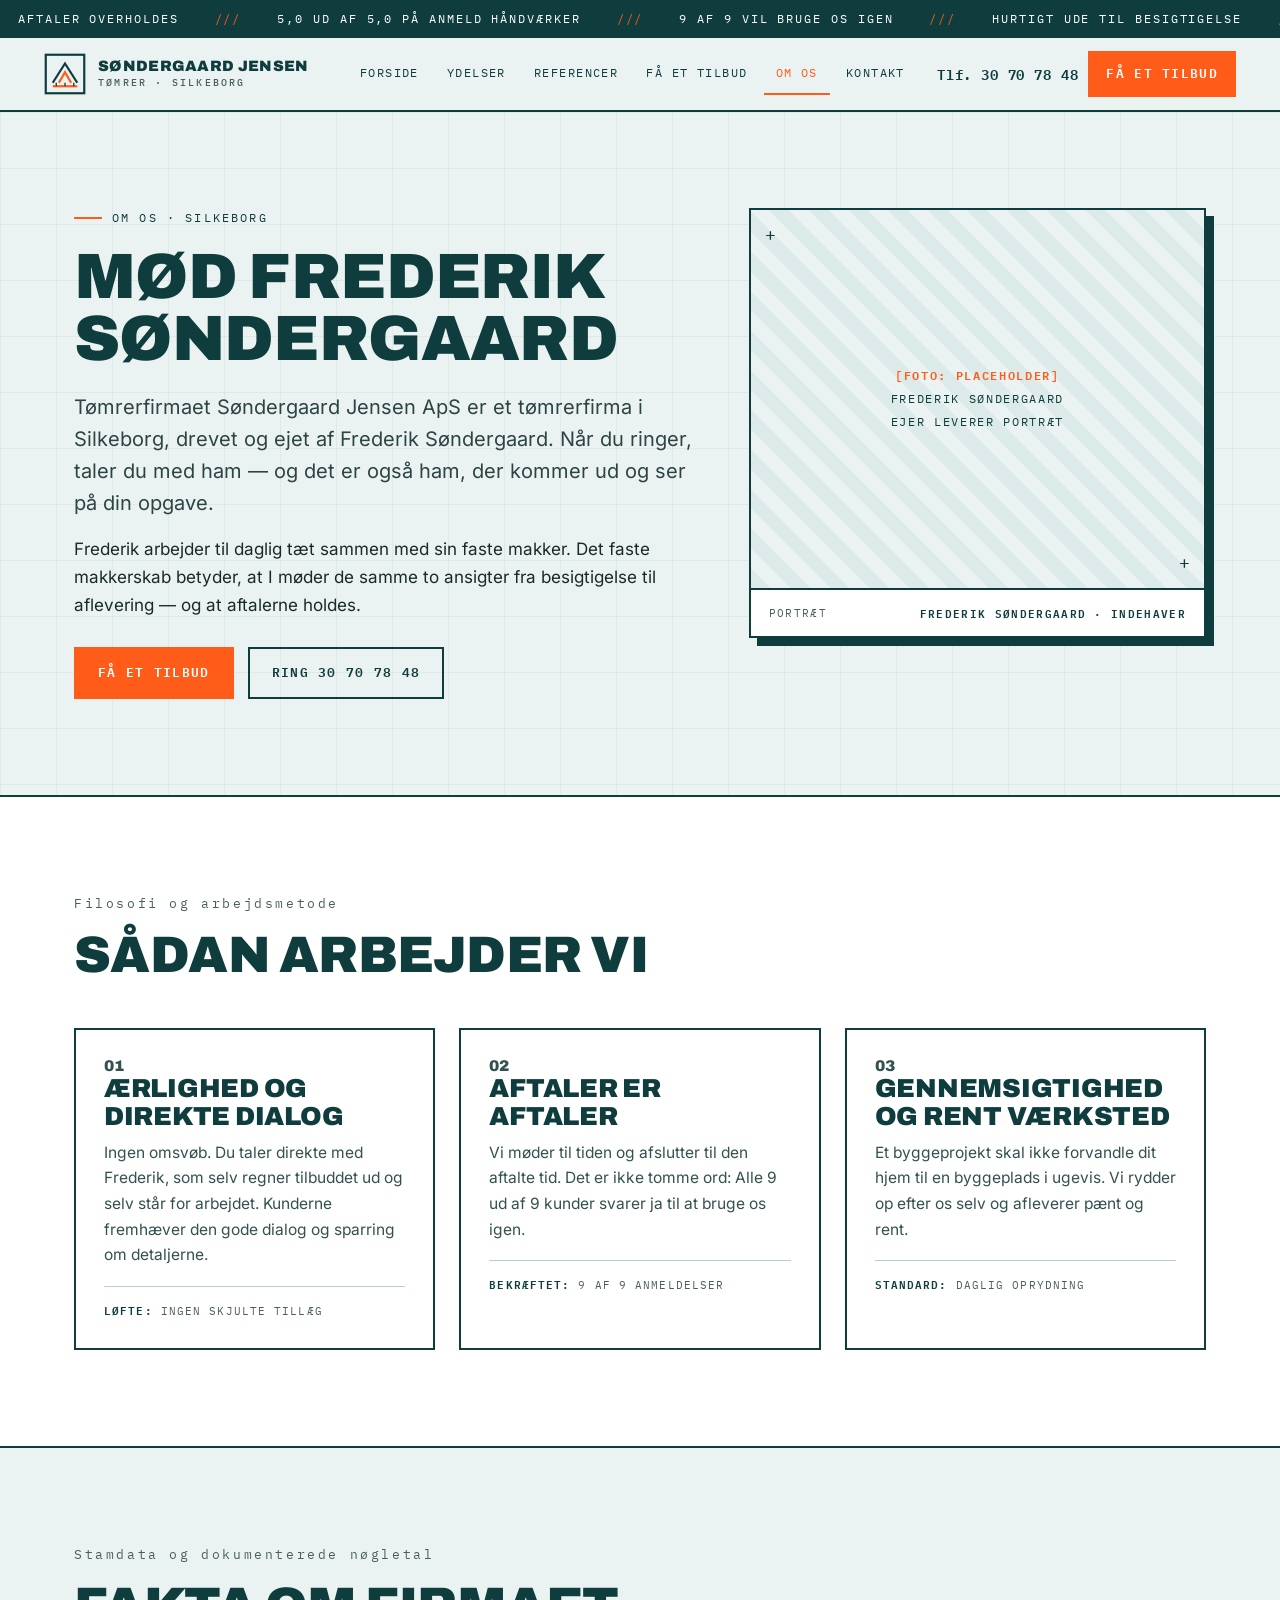
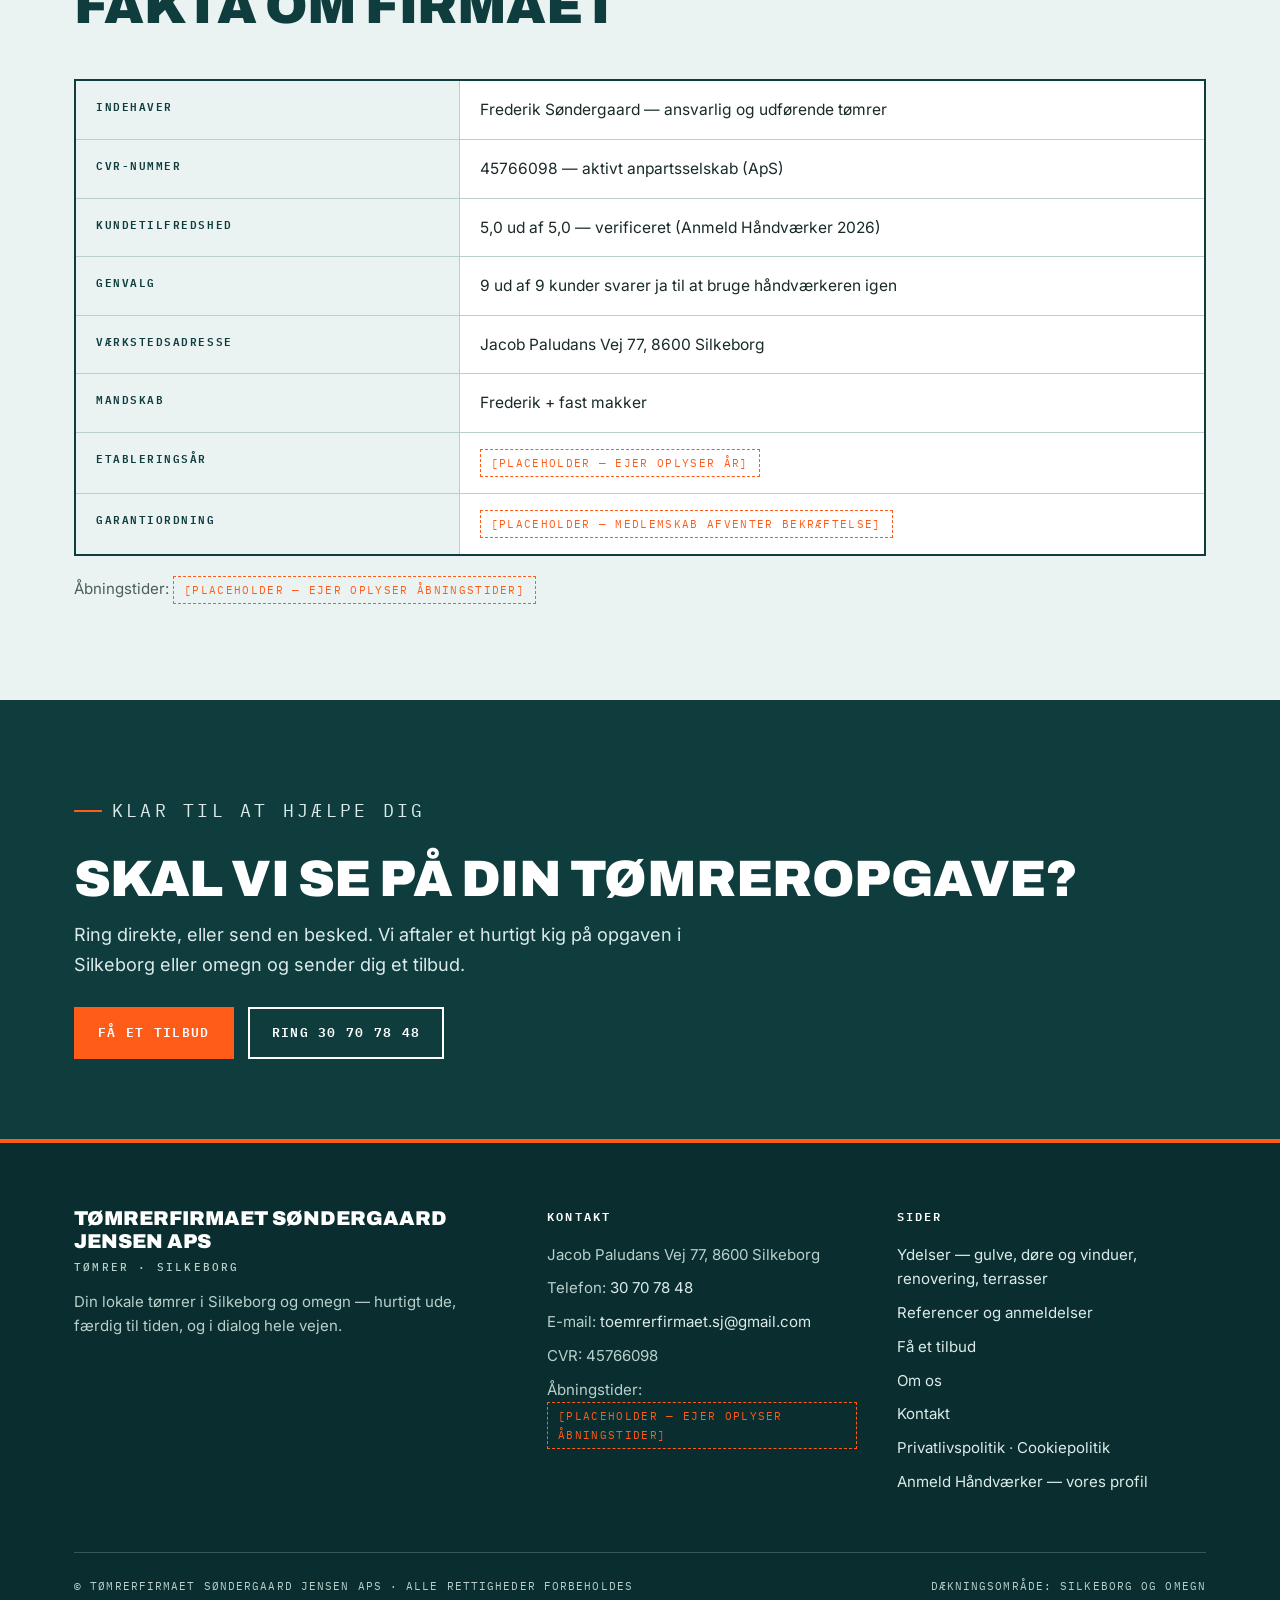
<file: om-os.html>
<!DOCTYPE html>
<html lang="da"><head><meta charset="utf-8">
<meta name="viewport" content="width=device-width, initial-scale=1">
<title>Om os — Tømrer Silkeborg | Tømrerfirmaet Søndergaard Jensen ApS</title><meta name="description" content="Mød Frederik Søndergaard, indehaver af Tømrerfirmaet Søndergaard Jensen ApS i Silkeborg. Ærlighed, dialog og aftaler, der holdes.">
<link rel="stylesheet" href="assets/css/style.css">
<script type="application/ld+json">{"@context": "https://schema.org", "@type": "LocalBusiness", "name": "Tømrerfirmaet Søndergaard Jensen ApS", "telephone": "+4530707848", "email": "toemrerfirmaet.sj@gmail.com", "address": {"@type": "PostalAddress", "streetAddress": "Jacob Paludans Vej 77", "postalCode": "8600", "addressLocality": "Silkeborg", "addressCountry": "DK"}, "identifier": {"@type": "PropertyValue", "name": "CVR", "value": "45766098"}, "areaServed": "Silkeborg og omegn", "aggregateRating": {"@type": "AggregateRating", "ratingValue": "5.0", "bestRating": "5", "reviewCount": "9"}}</script></head>
<body><a class="skip" href="#indhold">Spring til indhold</a>
<div class="ticker" aria-hidden="true"><div class="ticker-inner"><span>Aftaler overholdes</span><span class="o">///</span><span>5,0 ud af 5,0 på Anmeld Håndværker</span><span class="o">///</span><span>9 af 9 vil bruge os igen</span><span class="o">///</span><span>Hurtigt ude til besigtigelse</span><span class="o">///</span><span>Færdigt i god tid</span><span class="o">///</span><span>Silkeborg og omegn</span><span class="o">///</span><span>CVR 45766098</span><span class="o">///</span><span>Aftaler overholdes</span><span class="o">///</span><span>5,0 ud af 5,0 på Anmeld Håndværker</span><span class="o">///</span><span>9 af 9 vil bruge os igen</span><span class="o">///</span><span>Hurtig ude til besigtigelse</span><span class="o">///</span><span>Færdigt i god tid</span><span class="o">///</span><span>Silkeborg og omegn</span><span class="o">///</span><span>CVR 45766098</span><span class="o">///</span></div></div>
<header class="site"><div class="header-in">
<a class="brand" href="index.html" aria-label="Tømrerfirmaet Søndergaard Jensen ApS — forside"><svg class="brand-mark" viewBox="0 0 48 48" aria-hidden="true"><rect x="2" y="2" width="44" height="44" fill="none" stroke="#0F3D3E" stroke-width="2.5"/><path d="M10 34 L24 12 L38 34" fill="none" stroke="#0F3D3E" stroke-width="2.5"/><path d="M17 34 L24 22 L31 34" fill="none" stroke="#FF5C1A" stroke-width="2.5"/><line x1="10" y1="38" x2="38" y2="38" stroke="#FF5C1A" stroke-width="2.5"/><line x1="14" y1="34" x2="14" y2="38" stroke="#0F3D3E" stroke-width="1.5"/><line x1="24" y1="34" x2="24" y2="38" stroke="#0F3D3E" stroke-width="1.5"/><line x1="34" y1="34" x2="34" y2="38" stroke="#0F3D3E" stroke-width="1.5"/></svg><span class="brand-name">Søndergaard Jensen<small>Tømrer · Silkeborg</small></span></a>
<button class="nav-toggle" aria-expanded="false" aria-controls="hovedmenu" aria-label="Åbn menu"><span></span><span></span><span></span></button>
<nav class="main" id="hovedmenu" aria-label="Hovedmenu"><a href="index.html">Forside</a><a href="ydelser.html">Ydelser</a><a href="referencer.html">Referencer</a><a href="tilbud.html">Få et tilbud</a><a href="om-os.html" aria-current="page">Om os</a><a href="kontakt.html">Kontakt</a></nav>
<div class="header-cta"><a class="phone-link" href="tel:+4530707848">Tlf. 30 70 78 48</a><a class="btn btn-orange btn-sm" href="tilbud.html">Få et tilbud</a></div>
</div></header><main id="indhold">
<section><div class="wrap"><div class="hero-grid">
<div>
<p class="eyebrow">Om os · Silkeborg</p>
<h1 style="font-size:clamp(36px,5vw,64px);margin-top:18px">Mød Frederik Søndergaard</h1>
<p class="lede" style="margin-top:20px">Tømrerfirmaet Søndergaard Jensen ApS er et tømrerfirma i Silkeborg, drevet og ejet af Frederik Søndergaard. Når du ringer, taler du med ham — og det er også ham, der kommer ud og ser på din opgave.</p>
<p style="margin-top:16px;max-width:62ch">Frederik arbejder til daglig tæt sammen med sin faste makker. Det faste makkerskab betyder, at I møder de samme to ansigter fra besigtigelse til aflevering — og at aftalerne holdes.</p>
<div class="hero-ctas" style="margin-top:28px"><a class="btn btn-orange" href="tilbud.html">Få et tilbud</a><a class="btn btn-ghost" href="tel:+4530707848">Ring 30 70 78 48</a></div>
</div>
<div class="hero-photo reveal">
<div class="photo-frame" style="min-height:380px"><p class="pf-tag"><b>[Foto: Placeholder]</b><br>Frederik Søndergaard<br>Ejer leverer portræt</p></div>
<div class="photo-cap"><span>Portræt</span><b>Frederik Søndergaard · Indehaver</b></div>
</div>
</div></div></section>

<section style="background:#fff;border-top:2px solid var(--petrol);border-bottom:2px solid var(--petrol)"><div class="wrap">
<div class="sec-head reveal"><p class="sec-num">Filosofi og arbejdsmetode</p><h2>Sådan arbejder vi</h2></div>
<div class="grid-3">
<div class="card reveal"><p class="step-num">01</p><h3>Ærlighed og direkte dialog</h3><p>Ingen omsvøb. Du taler direkte med Frederik, som selv regner tilbuddet ud og selv står for arbejdet. Kunderne fremhæver den gode dialog og sparring om detaljerne.</p><div class="spec-row"><span><b>Løfte:</b> Ingen skjulte tillæg</span></div></div>
<div class="card reveal"><p class="step-num">02</p><h3>Aftaler er aftaler</h3><p>Vi møder til tiden og afslutter til den aftalte tid. Det er ikke tomme ord: Alle 9 ud af 9 kunder svarer ja til at bruge os igen.</p><div class="spec-row"><span><b>Bekræftet:</b> 9 af 9 anmeldelser</span></div></div>
<div class="card reveal"><p class="step-num">03</p><h3>Gennemsigtighed og rent værksted</h3><p>Et byggeprojekt skal ikke forvandle dit hjem til en byggeplads i ugevis. Vi rydder op efter os selv og afleverer pænt og rent.</p><div class="spec-row"><span><b>Standard:</b> Daglig oprydning</span></div></div>
</div></div></section>

<section><div class="wrap">
<div class="sec-head reveal"><p class="sec-num">Stamdata og dokumenterede nøgletal</p><h2>Fakta om firmaet</h2></div>
<div class="reveal"><table class="kv-table">
<tr><th scope="row">Indehaver</th><td>Frederik Søndergaard — ansvarlig og udførende tømrer</td></tr>
<tr><th scope="row">CVR-nummer</th><td>45766098 — aktivt anpartsselskab (ApS)</td></tr>
<tr><th scope="row">Kundetilfredshed</th><td>5,0 ud af 5,0 — verificeret (Anmeld Håndværker 2026)</td></tr>
<tr><th scope="row">Genvalg</th><td>9 ud af 9 kunder svarer ja til at bruge håndværkeren igen</td></tr>
<tr><th scope="row">Værkstedsadresse</th><td>Jacob Paludans Vej 77, 8600 Silkeborg</td></tr>
<tr><th scope="row">Mandskab</th><td>Frederik + fast makker</td></tr>
<tr><th scope="row">Etableringsår</th><td><span class="placeholder-tag">[Placeholder — ejer oplyser år]</span></td></tr>
<tr><th scope="row">Garantiordning</th><td><span class="placeholder-tag">[Placeholder — medlemskab afventer bekræftelse]</span></td></tr>
</table></div>
<p class="review-note reveal" style="margin-top:20px">Åbningstider: <span class="placeholder-tag">[Placeholder — ejer oplyser åbningstider]</span></p>
</div></section>
</main><section class="cta-band"><div class="wrap reveal">
<p class="eyebrow">Klar til at hjælpe dig</p>
<h2>Skal vi se på din tømreropgave?</h2>
<p>Ring direkte, eller send en besked. Vi aftaler et hurtigt kig på opgaven i Silkeborg eller omegn og sender dig et tilbud.</p>
<div class="hero-ctas"><a class="btn btn-orange" href="tilbud.html">Få et tilbud</a><a class="btn btn-ghost" style="color:#fff;border-color:#fff" href="tel:+4530707848">Ring 30 70 78 48</a></div>
</div></section>
<footer class="site"><div class="wrap"><div class="f-grid">
<div><p class="f-brand">Tømrerfirmaet Søndergaard Jensen ApS<small>Tømrer · Silkeborg</small></p><p style="margin-top:16px;font-size:15px">Din lokale tømrer i Silkeborg og omegn — hurtigt ude, færdig til tiden, og i dialog hele vejen.</p></div>
<div><h4>Kontakt</h4><ul>
<li>Jacob Paludans Vej 77, 8600 Silkeborg</li>
<li>Telefon: <a href="tel:+4530707848">30 70 78 48</a></li>
<li>E-mail: <a href="mailto:toemrerfirmaet.sj@gmail.com">toemrerfirmaet.sj@gmail.com</a></li>
<li>CVR: 45766098</li>
<li>Åbningstider: <span class="placeholder-tag">[Placeholder — ejer oplyser åbningstider]</span></li>
</ul></div>
<div><h4>Sider</h4><ul>
<li><a href="ydelser.html">Ydelser — gulve, døre og vinduer, renovering, terrasser</a></li>
<li><a href="referencer.html">Referencer og anmeldelser</a></li>
<li><a href="tilbud.html">Få et tilbud</a></li>
<li><a href="om-os.html">Om os</a></li>
<li><a href="kontakt.html">Kontakt</a></li>
<li><a href="privatliv.html">Privatlivspolitik</a> · <a href="cookies.html">Cookiepolitik</a></li>
<li><a href="https://www.anmeld-haandvaerker.dk/tomrer/tomrerfirmaet-sondergaard-jensen-aps?rid=2163481" rel="noopener">Anmeld Håndværker — vores profil</a></li>
</ul></div>
</div><div class="f-bottom"><span>© Tømrerfirmaet Søndergaard Jensen ApS · Alle rettigheder forbeholdes</span><span>Dækningsområde: Silkeborg og omegn</span></div></div></footer>
<div class="sticky-mobile"><a href="tilbud.html">Få et tilbud</a><a href="tel:+4530707848">Ring 30 70 78 48</a></div>
<script src="assets/js/main.js"></script></body></html>
</file>
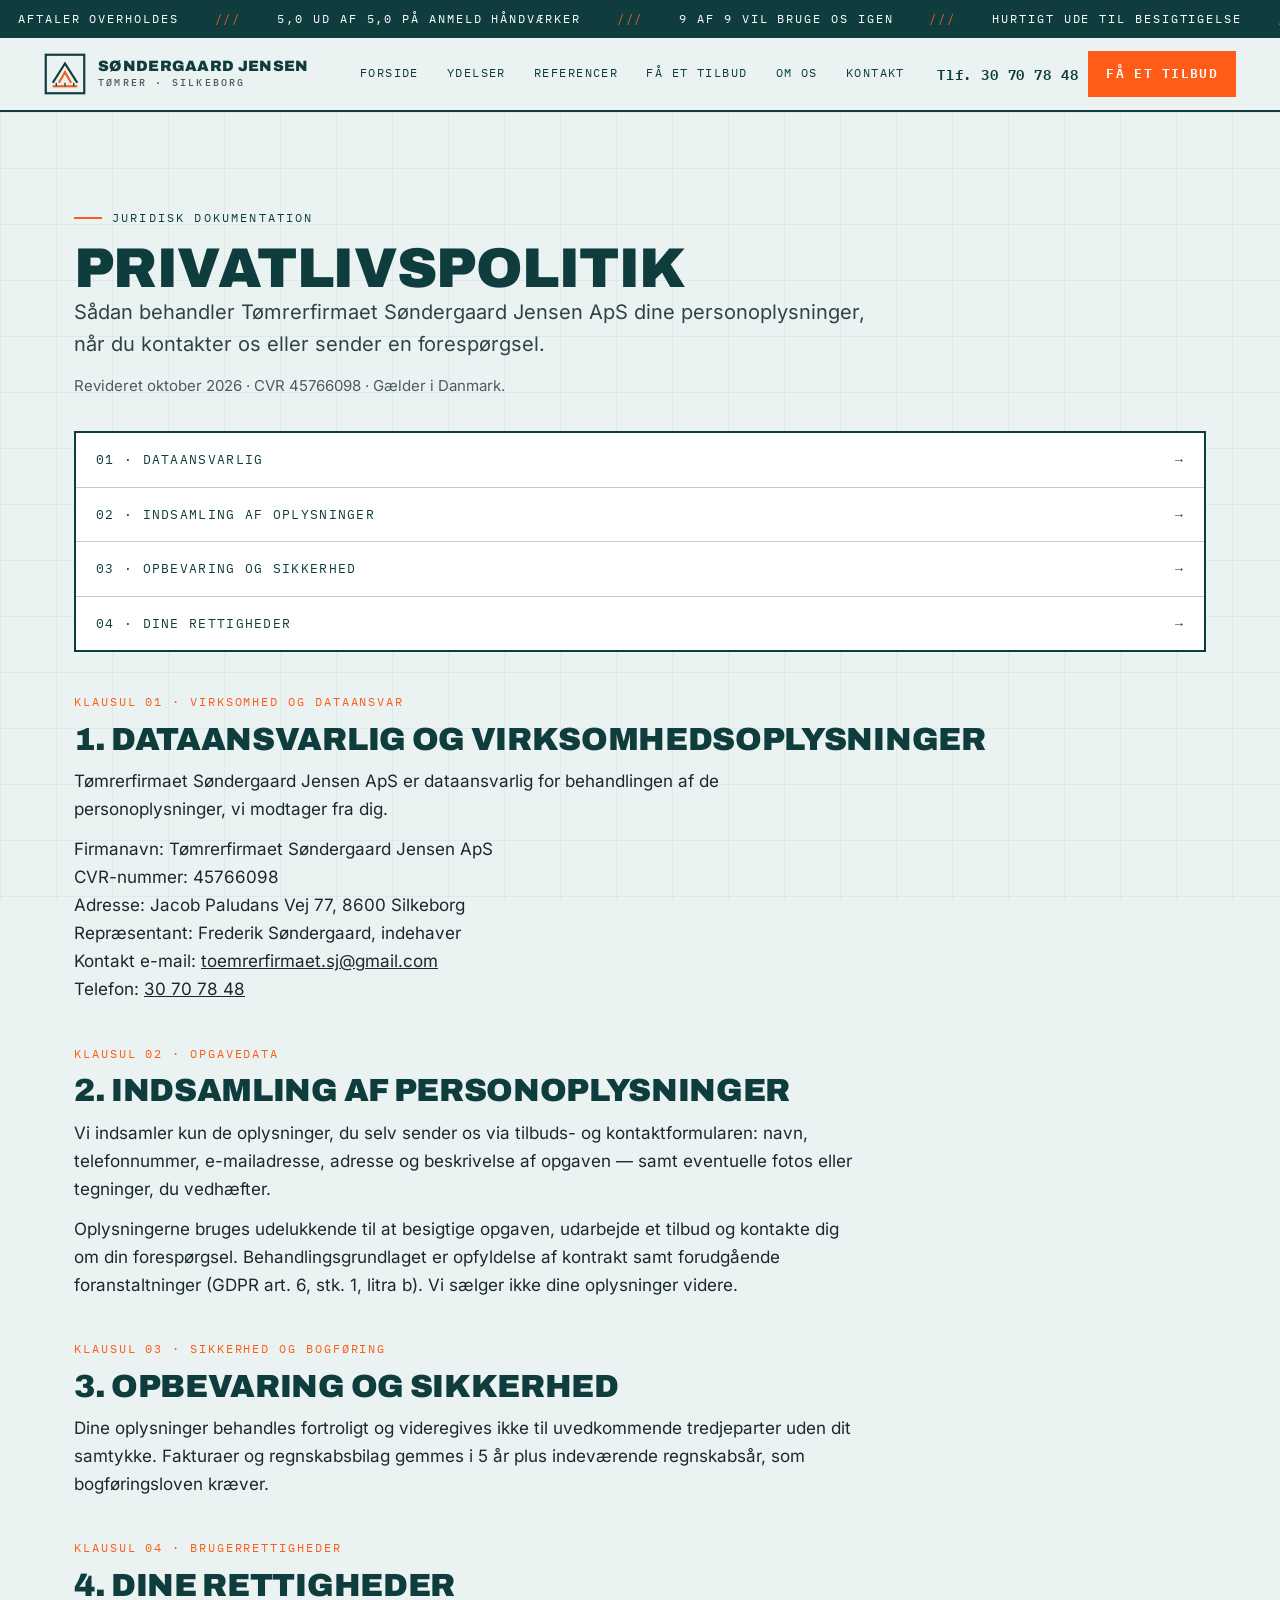
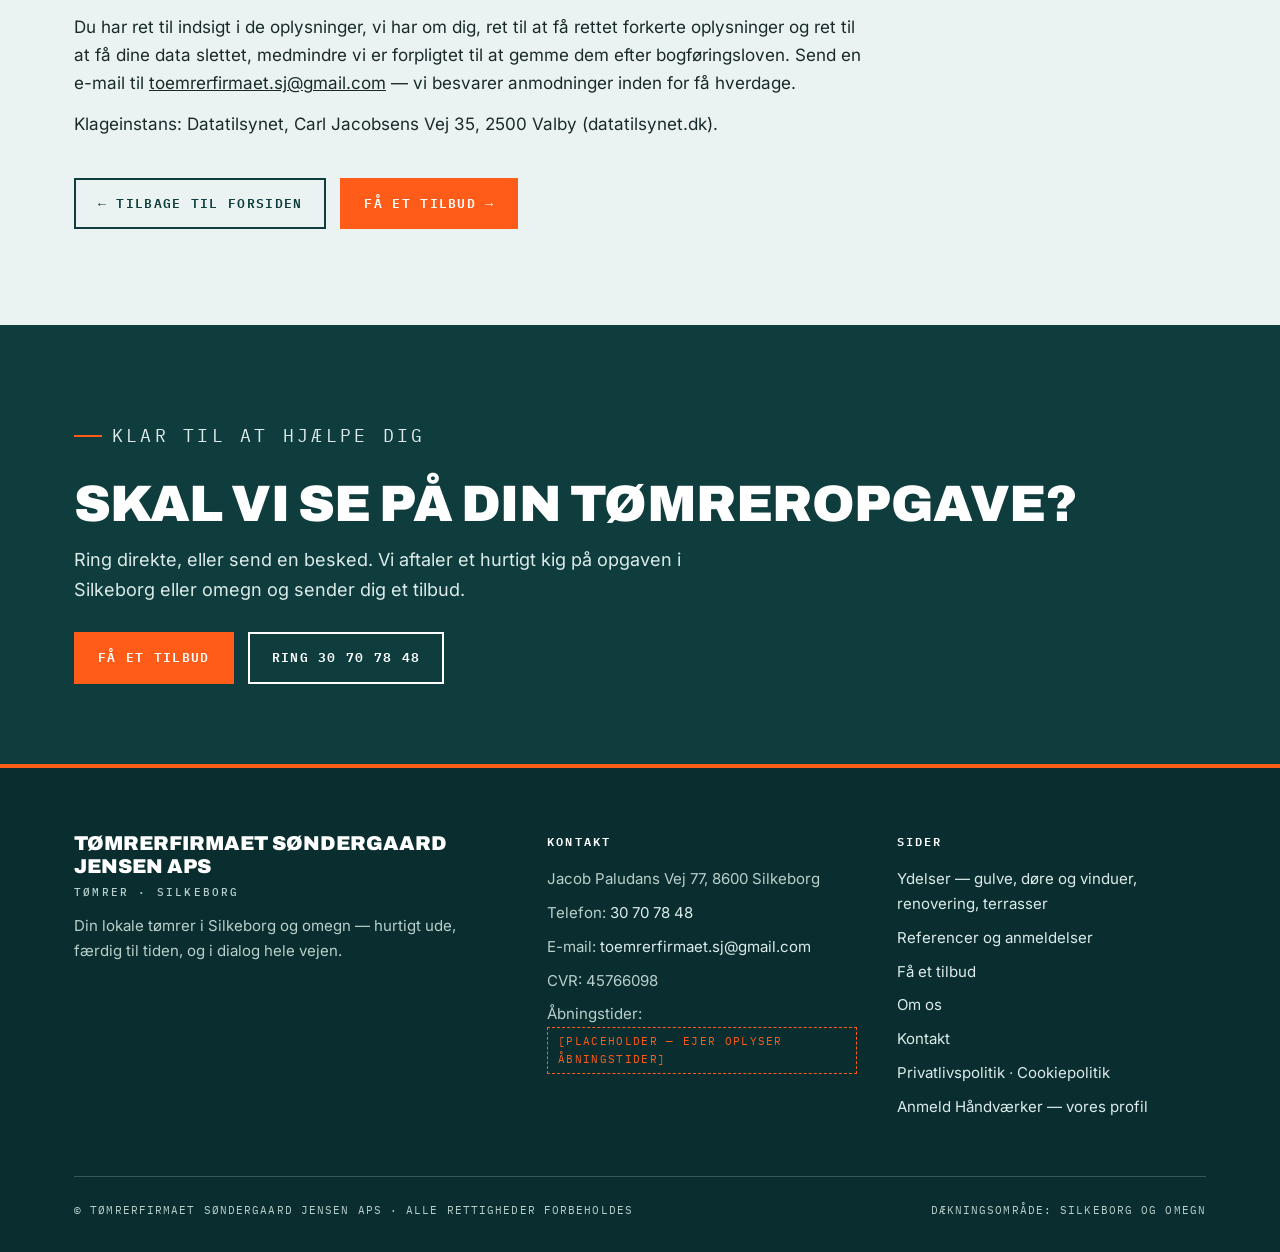
<file: privatliv.html>
<!DOCTYPE html>
<html lang="da"><head><meta charset="utf-8">
<meta name="viewport" content="width=device-width, initial-scale=1">
<title>Privatlivspolitik | Tømrerfirmaet Søndergaard Jensen ApS</title><meta name="description" content="Privatlivspolitik for Tømrerfirmaet Søndergaard Jensen ApS — hvordan vi behandler dine oplysninger, når du sender en forespørgsel.">
<link rel="stylesheet" href="assets/css/style.css">
<script type="application/ld+json">{"@context": "https://schema.org", "@type": "LocalBusiness", "name": "Tømrerfirmaet Søndergaard Jensen ApS", "telephone": "+4530707848", "email": "toemrerfirmaet.sj@gmail.com", "address": {"@type": "PostalAddress", "streetAddress": "Jacob Paludans Vej 77", "postalCode": "8600", "addressLocality": "Silkeborg", "addressCountry": "DK"}, "identifier": {"@type": "PropertyValue", "name": "CVR", "value": "45766098"}, "areaServed": "Silkeborg og omegn", "aggregateRating": {"@type": "AggregateRating", "ratingValue": "5.0", "bestRating": "5", "reviewCount": "9"}}</script></head>
<body><a class="skip" href="#indhold">Spring til indhold</a>
<div class="ticker" aria-hidden="true"><div class="ticker-inner"><span>Aftaler overholdes</span><span class="o">///</span><span>5,0 ud af 5,0 på Anmeld Håndværker</span><span class="o">///</span><span>9 af 9 vil bruge os igen</span><span class="o">///</span><span>Hurtigt ude til besigtigelse</span><span class="o">///</span><span>Færdigt i god tid</span><span class="o">///</span><span>Silkeborg og omegn</span><span class="o">///</span><span>CVR 45766098</span><span class="o">///</span><span>Aftaler overholdes</span><span class="o">///</span><span>5,0 ud af 5,0 på Anmeld Håndværker</span><span class="o">///</span><span>9 af 9 vil bruge os igen</span><span class="o">///</span><span>Hurtig ude til besigtigelse</span><span class="o">///</span><span>Færdigt i god tid</span><span class="o">///</span><span>Silkeborg og omegn</span><span class="o">///</span><span>CVR 45766098</span><span class="o">///</span></div></div>
<header class="site"><div class="header-in">
<a class="brand" href="index.html" aria-label="Tømrerfirmaet Søndergaard Jensen ApS — forside"><svg class="brand-mark" viewBox="0 0 48 48" aria-hidden="true"><rect x="2" y="2" width="44" height="44" fill="none" stroke="#0F3D3E" stroke-width="2.5"/><path d="M10 34 L24 12 L38 34" fill="none" stroke="#0F3D3E" stroke-width="2.5"/><path d="M17 34 L24 22 L31 34" fill="none" stroke="#FF5C1A" stroke-width="2.5"/><line x1="10" y1="38" x2="38" y2="38" stroke="#FF5C1A" stroke-width="2.5"/><line x1="14" y1="34" x2="14" y2="38" stroke="#0F3D3E" stroke-width="1.5"/><line x1="24" y1="34" x2="24" y2="38" stroke="#0F3D3E" stroke-width="1.5"/><line x1="34" y1="34" x2="34" y2="38" stroke="#0F3D3E" stroke-width="1.5"/></svg><span class="brand-name">Søndergaard Jensen<small>Tømrer · Silkeborg</small></span></a>
<button class="nav-toggle" aria-expanded="false" aria-controls="hovedmenu" aria-label="Åbn menu"><span></span><span></span><span></span></button>
<nav class="main" id="hovedmenu" aria-label="Hovedmenu"><a href="index.html">Forside</a><a href="ydelser.html">Ydelser</a><a href="referencer.html">Referencer</a><a href="tilbud.html">Få et tilbud</a><a href="om-os.html">Om os</a><a href="kontakt.html">Kontakt</a></nav>
<div class="header-cta"><a class="phone-link" href="tel:+4530707848">Tlf. 30 70 78 48</a><a class="btn btn-orange btn-sm" href="tilbud.html">Få et tilbud</a></div>
</div></header><main id="indhold">
<section class="legal"><div class="wrap">
<p class="eyebrow">Juridisk dokumentation</p>
<h1 style="font-size:clamp(32px,4.5vw,56px);margin-top:14px">Privatlivspolitik</h1>
<p class="lede">Sådan behandler Tømrerfirmaet Søndergaard Jensen ApS dine personoplysninger, når du kontakter os eller sender en forespørgsel.</p>
<p class="review-note" style="margin-top:14px">Revideret oktober 2026 · CVR 45766098 · Gælder i Danmark.</p>
<ol class="toc" style="margin-top:32px">
<li><a href="#dataansvarlig"><span>01 · Dataansvarlig</span><span>→</span></a></li>
<li><a href="#indsamling"><span>02 · Indsamling af oplysninger</span><span>→</span></a></li>
<li><a href="#opbevaring"><span>03 · Opbevaring og sikkerhed</span><span>→</span></a></li>
<li><a href="#rettigheder"><span>04 · Dine rettigheder</span><span>→</span></a></li>
</ol>
<article id="dataansvarlig"><p class="clause-num">Klausul 01 · Virksomhed og dataansvar</p><h2>1. Dataansvarlig og virksomhedsoplysninger</h2>
<p>Tømrerfirmaet Søndergaard Jensen ApS er dataansvarlig for behandlingen af de personoplysninger, vi modtager fra dig.</p>
<p>Firmanavn: Tømrerfirmaet Søndergaard Jensen ApS<br>CVR-nummer: 45766098<br>Adresse: Jacob Paludans Vej 77, 8600 Silkeborg<br>Repræsentant: Frederik Søndergaard, indehaver<br>Kontakt e-mail: <a href="mailto:toemrerfirmaet.sj@gmail.com">toemrerfirmaet.sj@gmail.com</a><br>Telefon: <a href="tel:+4530707848">30 70 78 48</a></p></article>
<article id="indsamling"><p class="clause-num">Klausul 02 · Opgavedata</p><h2>2. Indsamling af personoplysninger</h2>
<p>Vi indsamler kun de oplysninger, du selv sender os via tilbuds- og kontaktformularen: navn, telefonnummer, e-mailadresse, adresse og beskrivelse af opgaven — samt eventuelle fotos eller tegninger, du vedhæfter.</p>
<p>Oplysningerne bruges udelukkende til at besigtige opgaven, udarbejde et tilbud og kontakte dig om din forespørgsel. Behandlingsgrundlaget er opfyldelse af kontrakt samt forudgående foranstaltninger (GDPR art. 6, stk. 1, litra b). Vi sælger ikke dine oplysninger videre.</p></article>
<article id="opbevaring"><p class="clause-num">Klausul 03 · Sikkerhed og bogføring</p><h2>3. Opbevaring og sikkerhed</h2>
<p>Dine oplysninger behandles fortroligt og videregives ikke til uvedkommende tredjeparter uden dit samtykke. Fakturaer og regnskabsbilag gemmes i 5 år plus indeværende regnskabsår, som bogføringsloven kræver.</p></article>
<article id="rettigheder"><p class="clause-num">Klausul 04 · Brugerrettigheder</p><h2>4. Dine rettigheder</h2>
<p>Du har ret til indsigt i de oplysninger, vi har om dig, ret til at få rettet forkerte oplysninger og ret til at få dine data slettet, medmindre vi er forpligtet til at gemme dem efter bogføringsloven. Send en e-mail til <a href="mailto:toemrerfirmaet.sj@gmail.com">toemrerfirmaet.sj@gmail.com</a> — vi besvarer anmodninger inden for få hverdage.</p>
<p>Klageinstans: Datatilsynet, Carl Jacobsens Vej 35, 2500 Valby (datatilsynet.dk).</p></article>
<div class="hero-ctas"><a class="btn btn-ghost" href="index.html">← Tilbage til forsiden</a><a class="btn btn-orange" href="tilbud.html">Få et tilbud →</a></div>
</div></section>
</main><section class="cta-band"><div class="wrap reveal">
<p class="eyebrow">Klar til at hjælpe dig</p>
<h2>Skal vi se på din tømreropgave?</h2>
<p>Ring direkte, eller send en besked. Vi aftaler et hurtigt kig på opgaven i Silkeborg eller omegn og sender dig et tilbud.</p>
<div class="hero-ctas"><a class="btn btn-orange" href="tilbud.html">Få et tilbud</a><a class="btn btn-ghost" style="color:#fff;border-color:#fff" href="tel:+4530707848">Ring 30 70 78 48</a></div>
</div></section>
<footer class="site"><div class="wrap"><div class="f-grid">
<div><p class="f-brand">Tømrerfirmaet Søndergaard Jensen ApS<small>Tømrer · Silkeborg</small></p><p style="margin-top:16px;font-size:15px">Din lokale tømrer i Silkeborg og omegn — hurtigt ude, færdig til tiden, og i dialog hele vejen.</p></div>
<div><h4>Kontakt</h4><ul>
<li>Jacob Paludans Vej 77, 8600 Silkeborg</li>
<li>Telefon: <a href="tel:+4530707848">30 70 78 48</a></li>
<li>E-mail: <a href="mailto:toemrerfirmaet.sj@gmail.com">toemrerfirmaet.sj@gmail.com</a></li>
<li>CVR: 45766098</li>
<li>Åbningstider: <span class="placeholder-tag">[Placeholder — ejer oplyser åbningstider]</span></li>
</ul></div>
<div><h4>Sider</h4><ul>
<li><a href="ydelser.html">Ydelser — gulve, døre og vinduer, renovering, terrasser</a></li>
<li><a href="referencer.html">Referencer og anmeldelser</a></li>
<li><a href="tilbud.html">Få et tilbud</a></li>
<li><a href="om-os.html">Om os</a></li>
<li><a href="kontakt.html">Kontakt</a></li>
<li><a href="privatliv.html">Privatlivspolitik</a> · <a href="cookies.html">Cookiepolitik</a></li>
<li><a href="https://www.anmeld-haandvaerker.dk/tomrer/tomrerfirmaet-sondergaard-jensen-aps?rid=2163481" rel="noopener">Anmeld Håndværker — vores profil</a></li>
</ul></div>
</div><div class="f-bottom"><span>© Tømrerfirmaet Søndergaard Jensen ApS · Alle rettigheder forbeholdes</span><span>Dækningsområde: Silkeborg og omegn</span></div></div></footer>
<div class="sticky-mobile"><a href="tilbud.html">Få et tilbud</a><a href="tel:+4530707848">Ring 30 70 78 48</a></div>
<script src="assets/js/main.js"></script></body></html>
</file>
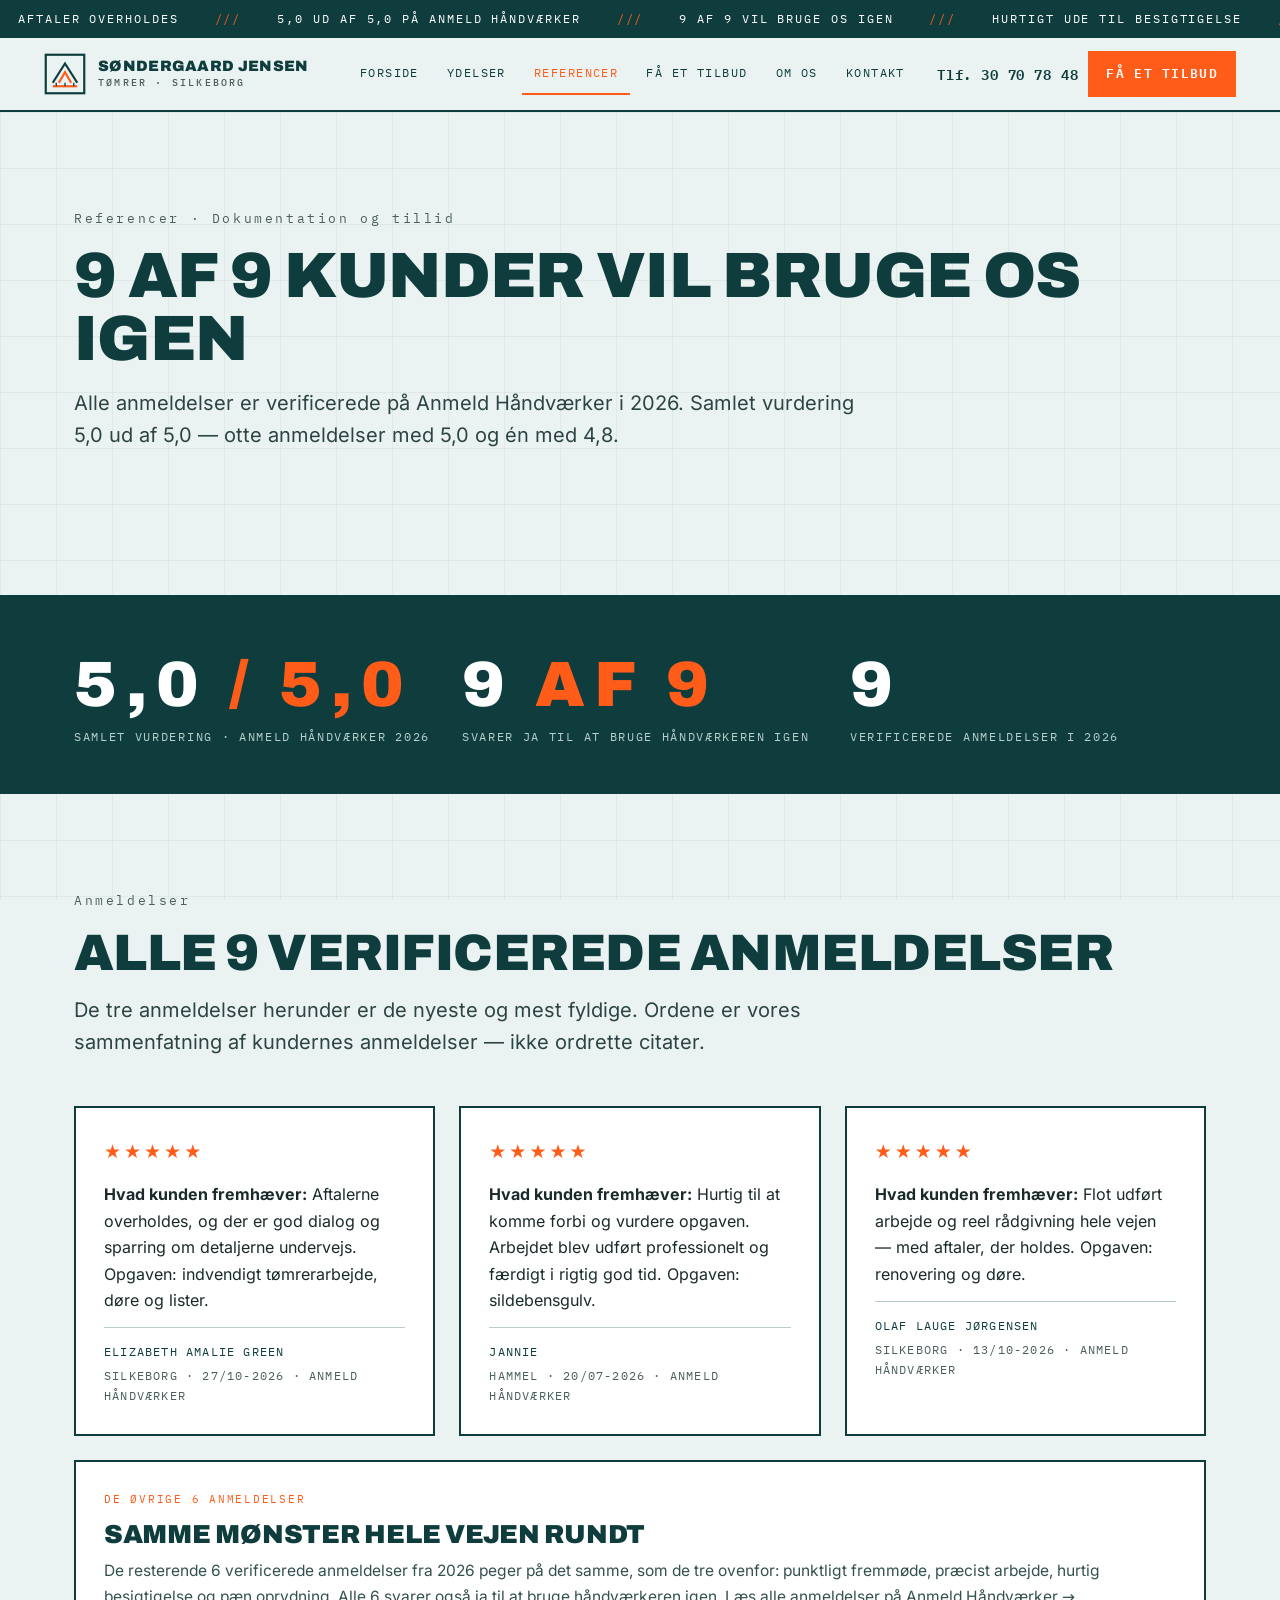
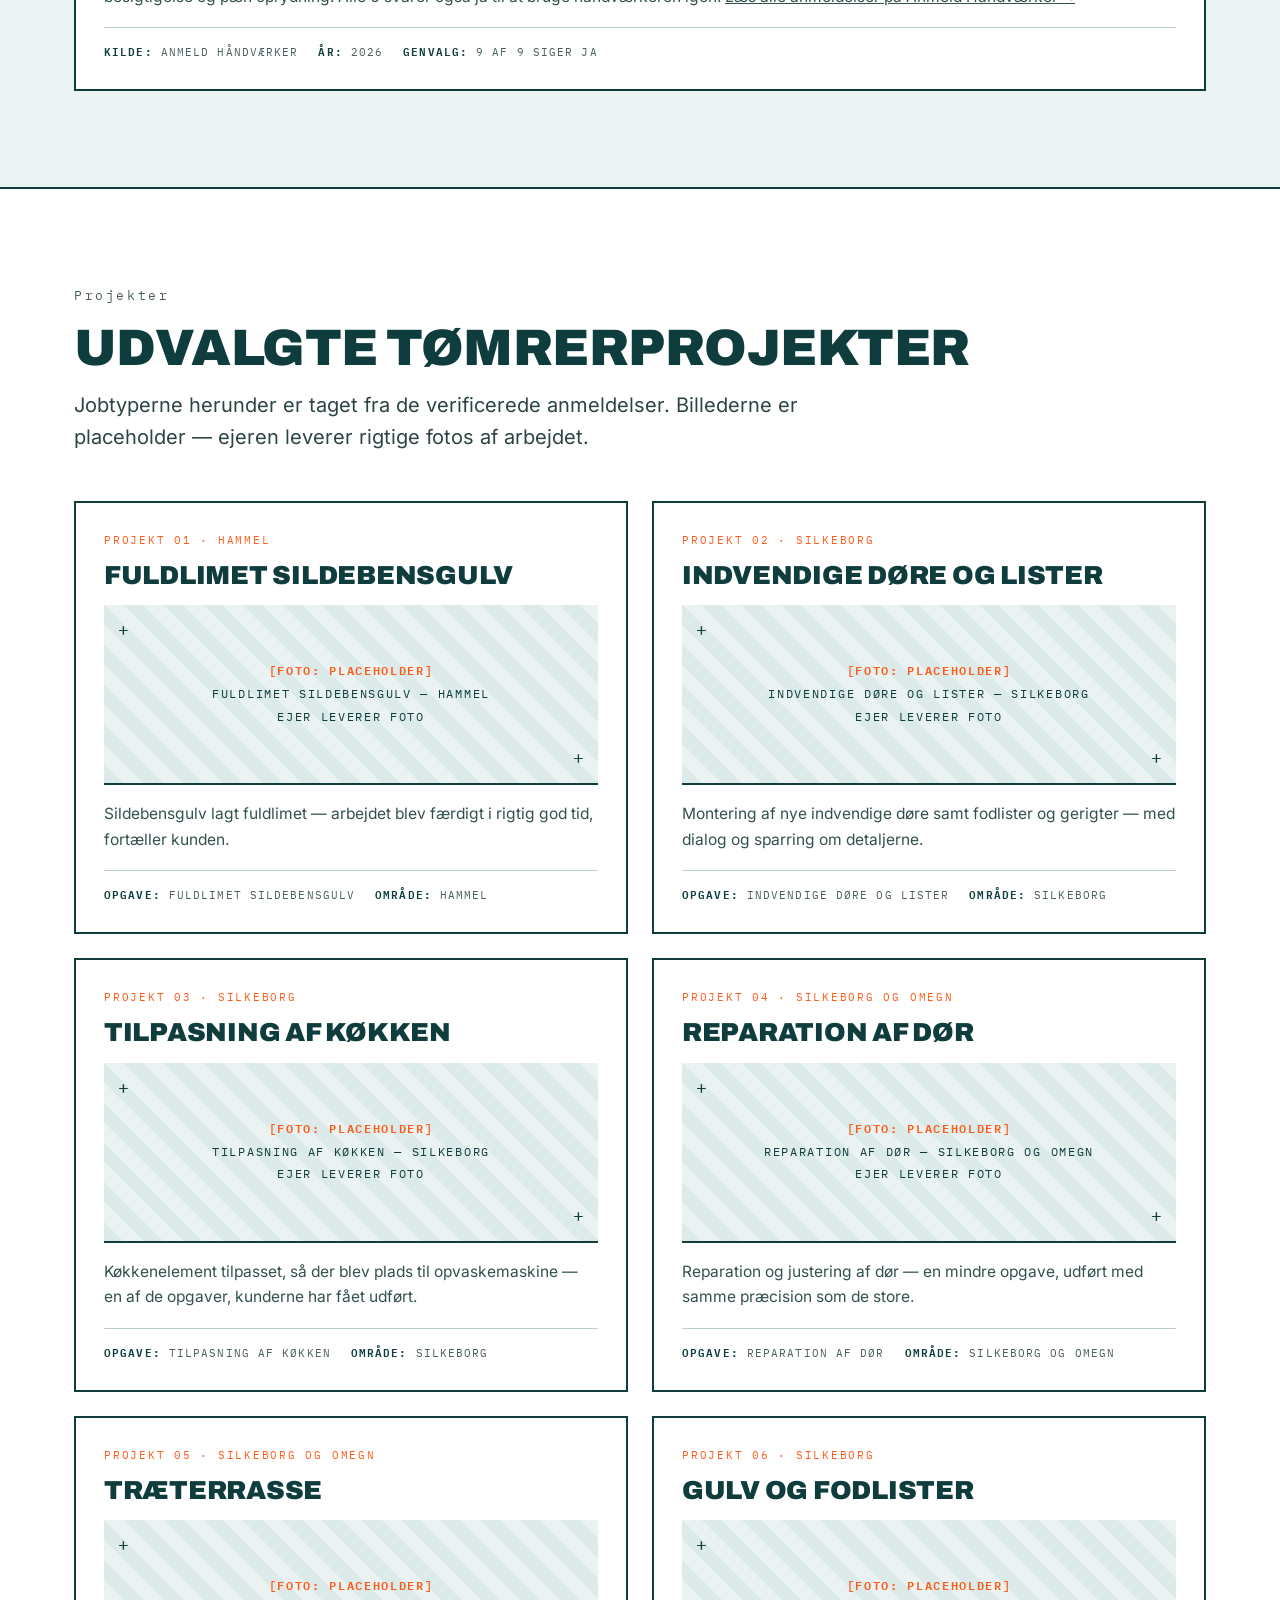
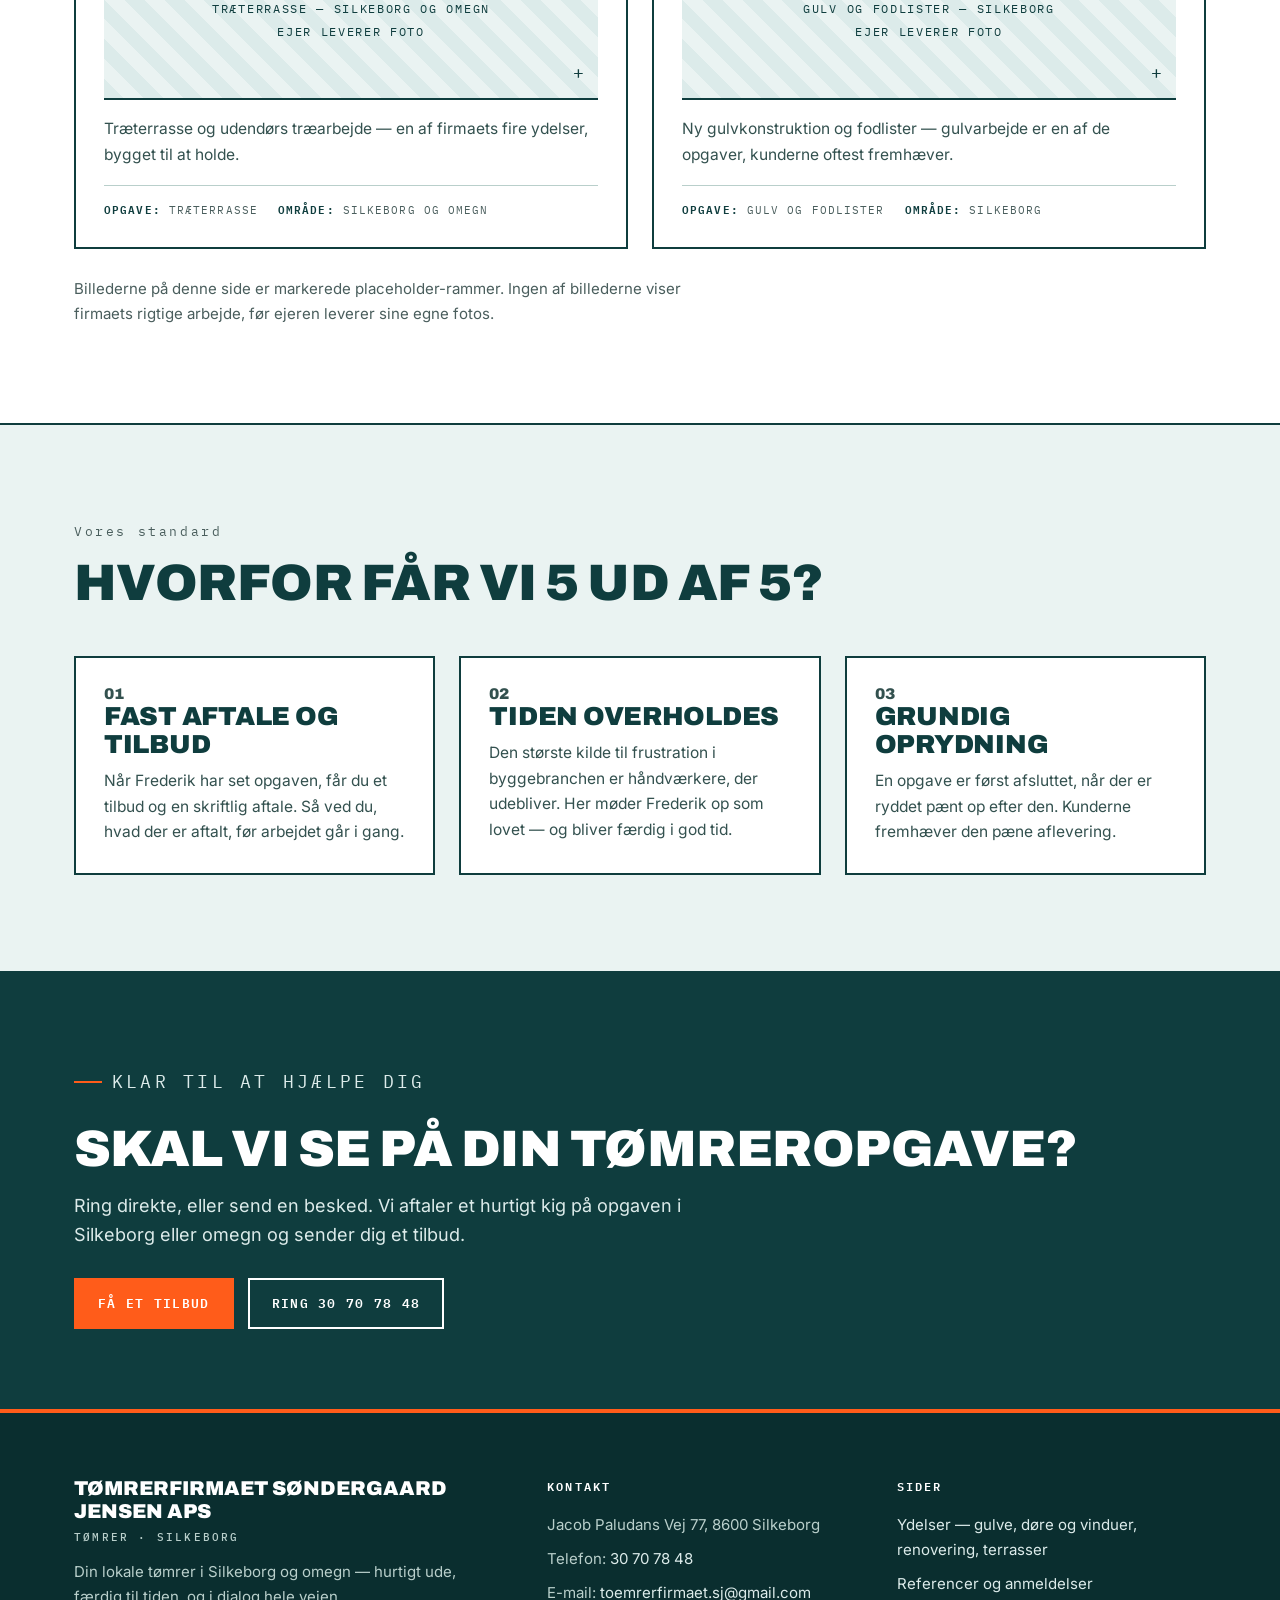
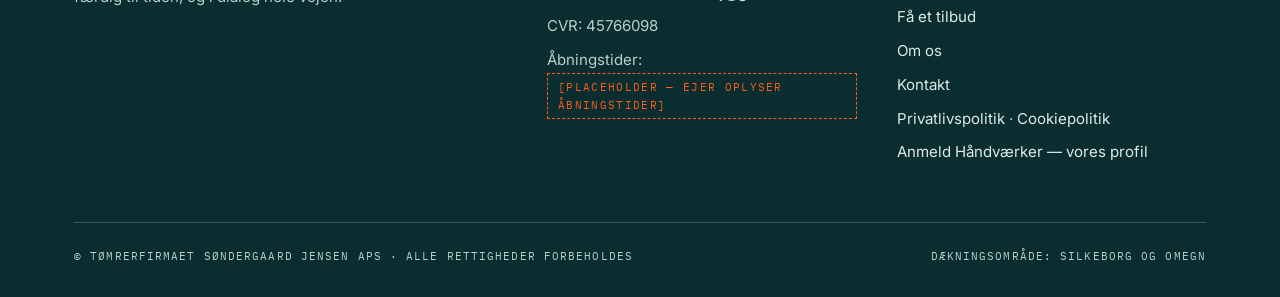
<file: referencer.html>
<!DOCTYPE html>
<html lang="da"><head><meta charset="utf-8">
<meta name="viewport" content="width=device-width, initial-scale=1">
<title>Referencer og anmeldelser — Tømrer Silkeborg | Tømrerfirmaet Søndergaard Jensen ApS</title><meta name="description" content="9 verificerede anmeldelser, 5,0 ud af 5,0 — 9 af 9 kunder vil bruge Tømrerfirmaet Søndergaard Jensen ApS igen. Se projekter og anmeldelser.">
<link rel="stylesheet" href="assets/css/style.css">
<script type="application/ld+json">{"@context": "https://schema.org", "@type": "LocalBusiness", "name": "Tømrerfirmaet Søndergaard Jensen ApS", "telephone": "+4530707848", "email": "toemrerfirmaet.sj@gmail.com", "address": {"@type": "PostalAddress", "streetAddress": "Jacob Paludans Vej 77", "postalCode": "8600", "addressLocality": "Silkeborg", "addressCountry": "DK"}, "identifier": {"@type": "PropertyValue", "name": "CVR", "value": "45766098"}, "areaServed": "Silkeborg og omegn", "aggregateRating": {"@type": "AggregateRating", "ratingValue": "5.0", "bestRating": "5", "reviewCount": "9"}}</script></head>
<body><a class="skip" href="#indhold">Spring til indhold</a>
<div class="ticker" aria-hidden="true"><div class="ticker-inner"><span>Aftaler overholdes</span><span class="o">///</span><span>5,0 ud af 5,0 på Anmeld Håndværker</span><span class="o">///</span><span>9 af 9 vil bruge os igen</span><span class="o">///</span><span>Hurtigt ude til besigtigelse</span><span class="o">///</span><span>Færdigt i god tid</span><span class="o">///</span><span>Silkeborg og omegn</span><span class="o">///</span><span>CVR 45766098</span><span class="o">///</span><span>Aftaler overholdes</span><span class="o">///</span><span>5,0 ud af 5,0 på Anmeld Håndværker</span><span class="o">///</span><span>9 af 9 vil bruge os igen</span><span class="o">///</span><span>Hurtig ude til besigtigelse</span><span class="o">///</span><span>Færdigt i god tid</span><span class="o">///</span><span>Silkeborg og omegn</span><span class="o">///</span><span>CVR 45766098</span><span class="o">///</span></div></div>
<header class="site"><div class="header-in">
<a class="brand" href="index.html" aria-label="Tømrerfirmaet Søndergaard Jensen ApS — forside"><svg class="brand-mark" viewBox="0 0 48 48" aria-hidden="true"><rect x="2" y="2" width="44" height="44" fill="none" stroke="#0F3D3E" stroke-width="2.5"/><path d="M10 34 L24 12 L38 34" fill="none" stroke="#0F3D3E" stroke-width="2.5"/><path d="M17 34 L24 22 L31 34" fill="none" stroke="#FF5C1A" stroke-width="2.5"/><line x1="10" y1="38" x2="38" y2="38" stroke="#FF5C1A" stroke-width="2.5"/><line x1="14" y1="34" x2="14" y2="38" stroke="#0F3D3E" stroke-width="1.5"/><line x1="24" y1="34" x2="24" y2="38" stroke="#0F3D3E" stroke-width="1.5"/><line x1="34" y1="34" x2="34" y2="38" stroke="#0F3D3E" stroke-width="1.5"/></svg><span class="brand-name">Søndergaard Jensen<small>Tømrer · Silkeborg</small></span></a>
<button class="nav-toggle" aria-expanded="false" aria-controls="hovedmenu" aria-label="Åbn menu"><span></span><span></span><span></span></button>
<nav class="main" id="hovedmenu" aria-label="Hovedmenu"><a href="index.html">Forside</a><a href="ydelser.html">Ydelser</a><a href="referencer.html" aria-current="page">Referencer</a><a href="tilbud.html">Få et tilbud</a><a href="om-os.html">Om os</a><a href="kontakt.html">Kontakt</a></nav>
<div class="header-cta"><a class="phone-link" href="tel:+4530707848">Tlf. 30 70 78 48</a><a class="btn btn-orange btn-sm" href="tilbud.html">Få et tilbud</a></div>
</div></header><main id="indhold">
<section><div class="wrap">
<div class="sec-head reveal"><p class="sec-num">Referencer · Dokumentation og tillid</p><h1 style="font-size:clamp(36px,5vw,64px)">9 af 9 kunder vil bruge os igen</h1><p class="lede">Alle anmeldelser er verificerede på Anmeld Håndværker i 2026. Samlet vurdering 5,0 ud af 5,0 — otte anmeldelser med 5,0 og én med 4,8.</p></div>
</div></section>
<section class="stat-band" style="padding:48px 0"><div class="wrap">
<div><p class="n"><span data-count="5.0" data-decimals="1">5,0</span> <em>/ 5,0</em></p><p>Samlet vurdering · Anmeld Håndværker 2026</p></div>
<div><p class="n"><span data-count="9">9</span> <em>af 9</em></p><p>Svarer ja til at bruge håndværkeren igen</p></div>
<div><p class="n"><span data-count="9">9</span></p><p>Verificerede anmeldelser i 2026</p></div>
</div></section>

<section><div class="wrap">
<div class="sec-head reveal"><p class="sec-num">Anmeldelser</p><h2>Alle 9 verificerede anmeldelser</h2><p class="lede">De tre anmeldelser herunder er de nyeste og mest fyldige. Ordene er vores sammenfatning af kundernes anmeldelser — ikke ordrette citater.</p></div>
<div class="grid-3">
<div class="review-card reveal"><p class="stars" aria-label="5 ud af 5 stjerner">★★★★★</p><p><strong>Hvad kunden fremhæver:</strong> Aftalerne overholdes, og der er god dialog og sparring om detaljerne undervejs. Opgaven: indvendigt tømrerarbejde, døre og lister.</p><p class="who">Elizabeth Amalie Green<span>Silkeborg · 27/10-2026 · Anmeld Håndværker</span></p></div>
<div class="review-card reveal"><p class="stars" aria-label="5 ud af 5 stjerner">★★★★★</p><p><strong>Hvad kunden fremhæver:</strong> Hurtig til at komme forbi og vurdere opgaven. Arbejdet blev udført professionelt og færdigt i rigtig god tid. Opgaven: sildebensgulv.</p><p class="who">Jannie<span>Hammel · 20/07-2026 · Anmeld Håndværker</span></p></div>
<div class="review-card reveal"><p class="stars" aria-label="5 ud af 5 stjerner">★★★★★</p><p><strong>Hvad kunden fremhæver:</strong> Flot udført arbejde og reel rådgivning hele vejen — med aftaler, der holdes. Opgaven: renovering og døre.</p><p class="who">Olaf Lauge Jørgensen<span>Silkeborg · 13/10-2026 · Anmeld Håndværker</span></p></div>
</div>
<div class="card reveal" style="margin-top:24px"><p class="kicker">De øvrige 6 anmeldelser</p><h3>Samme mønster hele vejen rundt</h3><p>De resterende 6 verificerede anmeldelser fra 2026 peger på det samme, som de tre ovenfor: punktligt fremmøde, præcist arbejde, hurtig besigtigelse og pæn oprydning. Alle 6 svarer også ja til at bruge håndværkeren igen. <a href="https://www.anmeld-haandvaerker.dk/tomrer/tomrerfirmaet-sondergaard-jensen-aps?rid=2163481" rel="noopener">Læs alle anmeldelser på Anmeld Håndværker →</a></p><div class="spec-row"><span><b>Kilde:</b> Anmeld Håndværker</span><span><b>År:</b> 2026</span><span><b>Genvalg:</b> 9 af 9 siger ja</span></div></div>
</div></section>

<section style="background:#fff;border-top:2px solid var(--petrol);border-bottom:2px solid var(--petrol)"><div class="wrap">
<div class="sec-head reveal"><p class="sec-num">Projekter</p><h2>Udvalgte tømrerprojekter</h2><p class="lede">Jobtyperne herunder er taget fra de verificerede anmeldelser. Billederne er placeholder — ejeren leverer rigtige fotos af arbejdet.</p></div>
<div class="grid-2">
<article class="card reveal"><p class="kicker">Projekt 01 · Hammel</p><h3>Fuldlimet sildebensgulv</h3>
<div class="photo-frame" style="min-height:180px;margin:16px 0"><p class="pf-tag"><b>[Foto: Placeholder]</b><br>Fuldlimet sildebensgulv — Hammel<br>Ejer leverer foto</p></div>
<p>Sildebensgulv lagt fuldlimet — arbejdet blev færdigt i rigtig god tid, fortæller kunden.</p><div class="spec-row"><span><b>Opgave:</b> Fuldlimet sildebensgulv</span><span><b>Område:</b> Hammel</span></div></article>
<article class="card reveal"><p class="kicker">Projekt 02 · Silkeborg</p><h3>Indvendige døre og lister</h3>
<div class="photo-frame" style="min-height:180px;margin:16px 0"><p class="pf-tag"><b>[Foto: Placeholder]</b><br>Indvendige døre og lister — Silkeborg<br>Ejer leverer foto</p></div>
<p>Montering af nye indvendige døre samt fodlister og gerigter — med dialog og sparring om detaljerne.</p><div class="spec-row"><span><b>Opgave:</b> Indvendige døre og lister</span><span><b>Område:</b> Silkeborg</span></div></article>
<article class="card reveal"><p class="kicker">Projekt 03 · Silkeborg</p><h3>Tilpasning af køkken</h3>
<div class="photo-frame" style="min-height:180px;margin:16px 0"><p class="pf-tag"><b>[Foto: Placeholder]</b><br>Tilpasning af køkken — Silkeborg<br>Ejer leverer foto</p></div>
<p>Køkkenelement tilpasset, så der blev plads til opvaskemaskine — en af de opgaver, kunderne har fået udført.</p><div class="spec-row"><span><b>Opgave:</b> Tilpasning af køkken</span><span><b>Område:</b> Silkeborg</span></div></article>
<article class="card reveal"><p class="kicker">Projekt 04 · Silkeborg og omegn</p><h3>Reparation af dør</h3>
<div class="photo-frame" style="min-height:180px;margin:16px 0"><p class="pf-tag"><b>[Foto: Placeholder]</b><br>Reparation af dør — Silkeborg og omegn<br>Ejer leverer foto</p></div>
<p>Reparation og justering af dør — en mindre opgave, udført med samme præcision som de store.</p><div class="spec-row"><span><b>Opgave:</b> Reparation af dør</span><span><b>Område:</b> Silkeborg og omegn</span></div></article>
<article class="card reveal"><p class="kicker">Projekt 05 · Silkeborg og omegn</p><h3>Træterrasse</h3>
<div class="photo-frame" style="min-height:180px;margin:16px 0"><p class="pf-tag"><b>[Foto: Placeholder]</b><br>Træterrasse — Silkeborg og omegn<br>Ejer leverer foto</p></div>
<p>Træterrasse og udendørs træarbejde — en af firmaets fire ydelser, bygget til at holde.</p><div class="spec-row"><span><b>Opgave:</b> Træterrasse</span><span><b>Område:</b> Silkeborg og omegn</span></div></article>
<article class="card reveal"><p class="kicker">Projekt 06 · Silkeborg</p><h3>Gulv og fodlister</h3>
<div class="photo-frame" style="min-height:180px;margin:16px 0"><p class="pf-tag"><b>[Foto: Placeholder]</b><br>Gulv og fodlister — Silkeborg<br>Ejer leverer foto</p></div>
<p>Ny gulvkonstruktion og fodlister — gulvarbejde er en af de opgaver, kunderne oftest fremhæver.</p><div class="spec-row"><span><b>Opgave:</b> Gulv og fodlister</span><span><b>Område:</b> Silkeborg</span></div></article>
</div>
<p class="review-note reveal" style="margin-top:28px">Billederne på denne side er markerede placeholder-rammer. Ingen af billederne viser firmaets rigtige arbejde, før ejeren leverer sine egne fotos.</p>
</div></section>

<section><div class="wrap">
<div class="sec-head reveal"><p class="sec-num">Vores standard</p><h2>Hvorfor får vi 5 ud af 5?</h2></div>
<div class="grid-3">
<div class="card reveal"><p class="step-num">01</p><h3>Fast aftale og tilbud</h3><p>Når Frederik har set opgaven, får du et tilbud og en skriftlig aftale. Så ved du, hvad der er aftalt, før arbejdet går i gang.</p></div>
<div class="card reveal"><p class="step-num">02</p><h3>Tiden overholdes</h3><p>Den største kilde til frustration i byggebranchen er håndværkere, der udebliver. Her møder Frederik op som lovet — og bliver færdig i god tid.</p></div>
<div class="card reveal"><p class="step-num">03</p><h3>Grundig oprydning</h3><p>En opgave er først afsluttet, når der er ryddet pænt op efter den. Kunderne fremhæver den pæne aflevering.</p></div>
</div></div></section>
</main><section class="cta-band"><div class="wrap reveal">
<p class="eyebrow">Klar til at hjælpe dig</p>
<h2>Skal vi se på din tømreropgave?</h2>
<p>Ring direkte, eller send en besked. Vi aftaler et hurtigt kig på opgaven i Silkeborg eller omegn og sender dig et tilbud.</p>
<div class="hero-ctas"><a class="btn btn-orange" href="tilbud.html">Få et tilbud</a><a class="btn btn-ghost" style="color:#fff;border-color:#fff" href="tel:+4530707848">Ring 30 70 78 48</a></div>
</div></section>
<footer class="site"><div class="wrap"><div class="f-grid">
<div><p class="f-brand">Tømrerfirmaet Søndergaard Jensen ApS<small>Tømrer · Silkeborg</small></p><p style="margin-top:16px;font-size:15px">Din lokale tømrer i Silkeborg og omegn — hurtigt ude, færdig til tiden, og i dialog hele vejen.</p></div>
<div><h4>Kontakt</h4><ul>
<li>Jacob Paludans Vej 77, 8600 Silkeborg</li>
<li>Telefon: <a href="tel:+4530707848">30 70 78 48</a></li>
<li>E-mail: <a href="mailto:toemrerfirmaet.sj@gmail.com">toemrerfirmaet.sj@gmail.com</a></li>
<li>CVR: 45766098</li>
<li>Åbningstider: <span class="placeholder-tag">[Placeholder — ejer oplyser åbningstider]</span></li>
</ul></div>
<div><h4>Sider</h4><ul>
<li><a href="ydelser.html">Ydelser — gulve, døre og vinduer, renovering, terrasser</a></li>
<li><a href="referencer.html">Referencer og anmeldelser</a></li>
<li><a href="tilbud.html">Få et tilbud</a></li>
<li><a href="om-os.html">Om os</a></li>
<li><a href="kontakt.html">Kontakt</a></li>
<li><a href="privatliv.html">Privatlivspolitik</a> · <a href="cookies.html">Cookiepolitik</a></li>
<li><a href="https://www.anmeld-haandvaerker.dk/tomrer/tomrerfirmaet-sondergaard-jensen-aps?rid=2163481" rel="noopener">Anmeld Håndværker — vores profil</a></li>
</ul></div>
</div><div class="f-bottom"><span>© Tømrerfirmaet Søndergaard Jensen ApS · Alle rettigheder forbeholdes</span><span>Dækningsområde: Silkeborg og omegn</span></div></div></footer>
<div class="sticky-mobile"><a href="tilbud.html">Få et tilbud</a><a href="tel:+4530707848">Ring 30 70 78 48</a></div>
<script src="assets/js/main.js"></script></body></html>
</file>
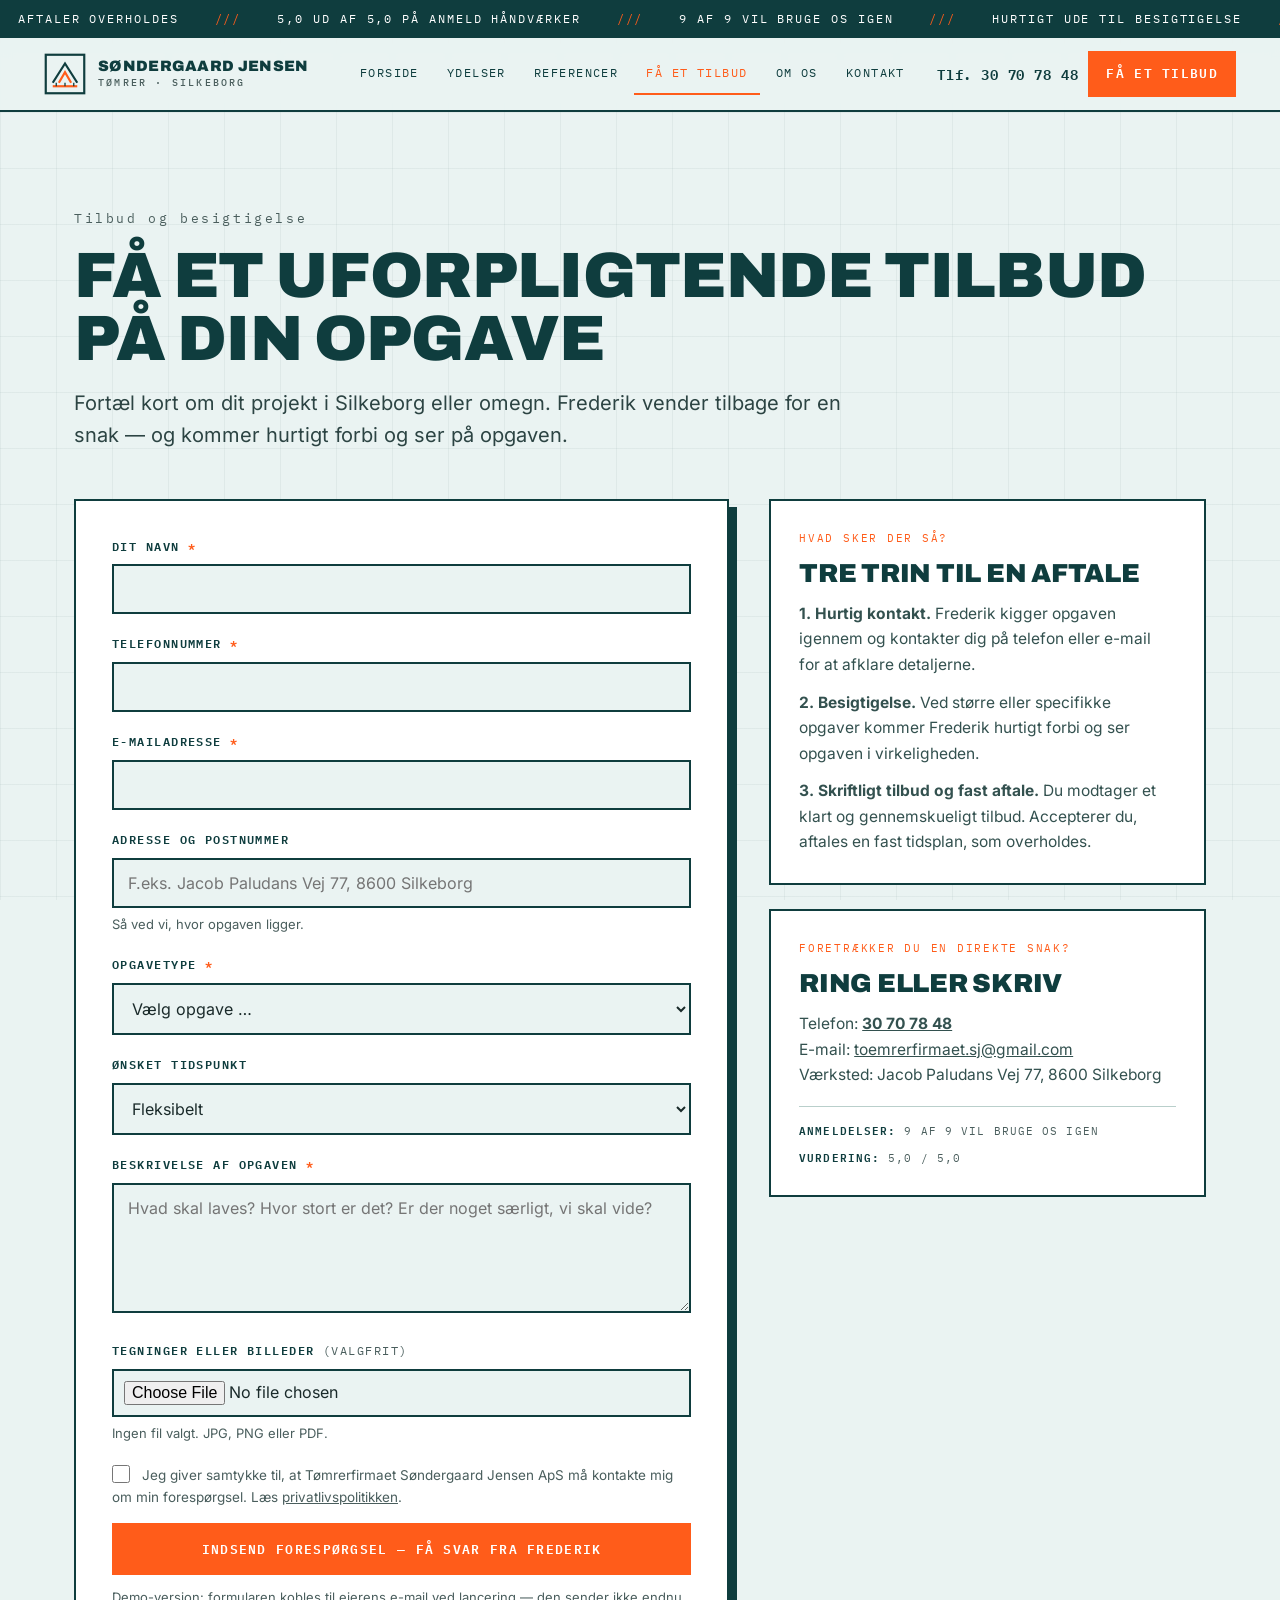
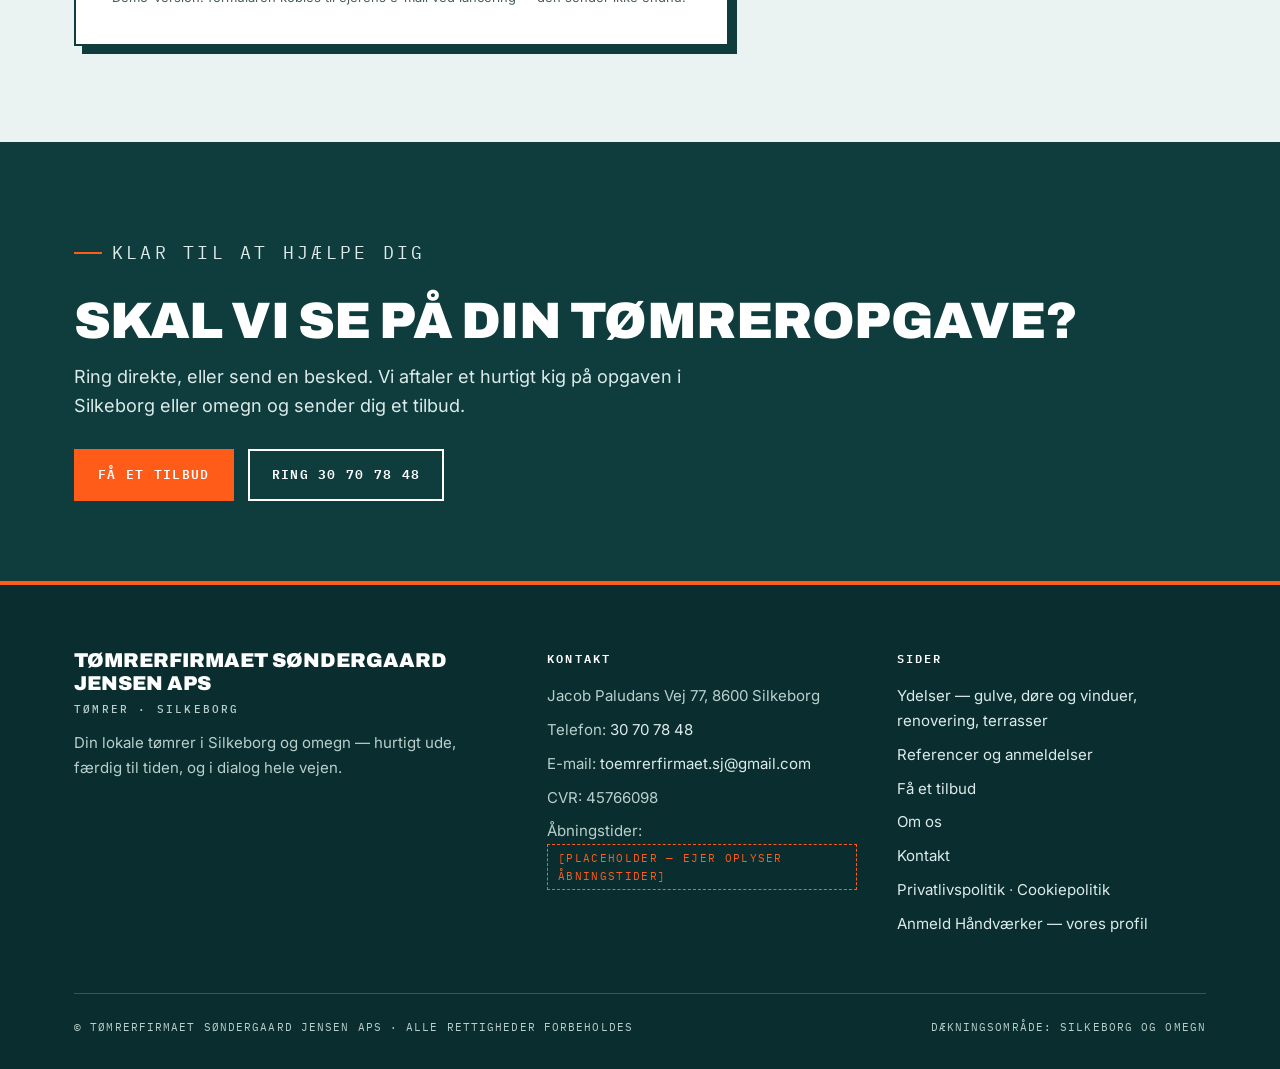
<file: tilbud.html>
<!DOCTYPE html>
<html lang="da"><head><meta charset="utf-8">
<meta name="viewport" content="width=device-width, initial-scale=1">
<title>Få et tilbud — Tømrer Silkeborg | Tømrerfirmaet Søndergaard Jensen ApS</title><meta name="description" content="Få et uforpligtende tilbud på din tømreropgave i Silkeborg og omegn. Beskriv opgaven — Frederik kommer hurtigt forbi og ser på den.">
<link rel="stylesheet" href="assets/css/style.css">
<script type="application/ld+json">{"@context": "https://schema.org", "@type": "LocalBusiness", "name": "Tømrerfirmaet Søndergaard Jensen ApS", "telephone": "+4530707848", "email": "toemrerfirmaet.sj@gmail.com", "address": {"@type": "PostalAddress", "streetAddress": "Jacob Paludans Vej 77", "postalCode": "8600", "addressLocality": "Silkeborg", "addressCountry": "DK"}, "identifier": {"@type": "PropertyValue", "name": "CVR", "value": "45766098"}, "areaServed": "Silkeborg og omegn", "aggregateRating": {"@type": "AggregateRating", "ratingValue": "5.0", "bestRating": "5", "reviewCount": "9"}}</script></head>
<body><a class="skip" href="#indhold">Spring til indhold</a>
<div class="ticker" aria-hidden="true"><div class="ticker-inner"><span>Aftaler overholdes</span><span class="o">///</span><span>5,0 ud af 5,0 på Anmeld Håndværker</span><span class="o">///</span><span>9 af 9 vil bruge os igen</span><span class="o">///</span><span>Hurtigt ude til besigtigelse</span><span class="o">///</span><span>Færdigt i god tid</span><span class="o">///</span><span>Silkeborg og omegn</span><span class="o">///</span><span>CVR 45766098</span><span class="o">///</span><span>Aftaler overholdes</span><span class="o">///</span><span>5,0 ud af 5,0 på Anmeld Håndværker</span><span class="o">///</span><span>9 af 9 vil bruge os igen</span><span class="o">///</span><span>Hurtig ude til besigtigelse</span><span class="o">///</span><span>Færdigt i god tid</span><span class="o">///</span><span>Silkeborg og omegn</span><span class="o">///</span><span>CVR 45766098</span><span class="o">///</span></div></div>
<header class="site"><div class="header-in">
<a class="brand" href="index.html" aria-label="Tømrerfirmaet Søndergaard Jensen ApS — forside"><svg class="brand-mark" viewBox="0 0 48 48" aria-hidden="true"><rect x="2" y="2" width="44" height="44" fill="none" stroke="#0F3D3E" stroke-width="2.5"/><path d="M10 34 L24 12 L38 34" fill="none" stroke="#0F3D3E" stroke-width="2.5"/><path d="M17 34 L24 22 L31 34" fill="none" stroke="#FF5C1A" stroke-width="2.5"/><line x1="10" y1="38" x2="38" y2="38" stroke="#FF5C1A" stroke-width="2.5"/><line x1="14" y1="34" x2="14" y2="38" stroke="#0F3D3E" stroke-width="1.5"/><line x1="24" y1="34" x2="24" y2="38" stroke="#0F3D3E" stroke-width="1.5"/><line x1="34" y1="34" x2="34" y2="38" stroke="#0F3D3E" stroke-width="1.5"/></svg><span class="brand-name">Søndergaard Jensen<small>Tømrer · Silkeborg</small></span></a>
<button class="nav-toggle" aria-expanded="false" aria-controls="hovedmenu" aria-label="Åbn menu"><span></span><span></span><span></span></button>
<nav class="main" id="hovedmenu" aria-label="Hovedmenu"><a href="index.html">Forside</a><a href="ydelser.html">Ydelser</a><a href="referencer.html">Referencer</a><a href="tilbud.html" aria-current="page">Få et tilbud</a><a href="om-os.html">Om os</a><a href="kontakt.html">Kontakt</a></nav>
<div class="header-cta"><a class="phone-link" href="tel:+4530707848">Tlf. 30 70 78 48</a><a class="btn btn-orange btn-sm" href="tilbud.html">Få et tilbud</a></div>
</div></header><main id="indhold">
<section><div class="wrap">
<div class="sec-head reveal"><p class="sec-num">Tilbud og besigtigelse</p><h1 style="font-size:clamp(36px,5vw,64px)">Få et uforpligtende tilbud på din opgave</h1><p class="lede">Fortæl kort om dit projekt i Silkeborg eller omegn. Frederik vender tilbage for en snak — og kommer hurtigt forbi og ser på opgaven.</p></div>
<div style="display:grid;grid-template-columns:1.2fr .8fr;gap:40px;align-items:start" class="tilbud-grid">
<div class="form-card reveal">
<form data-demo-form novalidate>
<div class="field"><label for="navn">Dit navn <span class="req">*</span></label><input id="navn" name="navn" type="text" autocomplete="name" required><p class="err">Skriv dit navn.</p></div>
<div class="field"><label for="telefon">Telefonnummer <span class="req">*</span></label><input id="telefon" name="telefon" type="tel" autocomplete="tel" required><p class="err">Skriv et telefonnummer, vi kan ringe til.</p></div>
<div class="field"><label for="email">E-mailadresse <span class="req">*</span></label><input id="email" name="email" type="email" autocomplete="email" required><p class="err">Skriv en gyldig e-mailadresse.</p></div>
<div class="field"><label for="adresse">Adresse og postnummer</label><input id="adresse" name="adresse" type="text" autocomplete="street-address" placeholder="F.eks. Jacob Paludans Vej 77, 8600 Silkeborg"><p class="hint">Så ved vi, hvor opgaven ligger.</p></div>
<div class="field"><label for="opgave">Opgavetype <span class="req">*</span></label>
<select id="opgave" name="opgave" required>
<option value="" selected>Vælg opgave …</option>
<option value="gulv">Gulv — gulvkonstruktioner og sildebensgulv</option>
<option value="doere-vinduer">Døre og vinduer</option>
<option value="renovering">Renovering og ombygning — inkl. køkkentilpasning</option>
<option value="terrasse">Terrasse og udvendigt træarbejde</option>
<option value="andet">Andet tømrerarbejde</option>
</select><p class="err">Vælg en opgavetype.</p></div>
<div class="field"><label for="tidspunkt">Ønsket tidspunkt</label>
<select id="tidspunkt" name="tidspunkt">
<option value="hurtigst">Hurtigst muligt</option>
<option value="maaned">Inden for 1 måned</option>
<option value="fleksibel" selected>Fleksibelt</option>
</select></div>
<div class="field"><label for="beskrivelse">Beskrivelse af opgaven <span class="req">*</span></label><textarea id="beskrivelse" name="beskrivelse" required placeholder="Hvad skal laves? Hvor stort er det? Er der noget særligt, vi skal vide?"></textarea><p class="err">Beskriv opgaven kort.</p></div>
<div class="field"><label for="foto">Tegninger eller billeder <span style="color:var(--muted);font-weight:400">(valgfrit)</span></label>
<input id="foto" name="foto" type="file" accept="image/*,.pdf" style="padding:10px">
<p class="hint"><span class="file-name">Ingen fil valgt.</span> JPG, PNG eller PDF.</p></div>
<p class="consent"><input type="checkbox" id="samtykke" required> Jeg giver samtykke til, at Tømrerfirmaet Søndergaard Jensen ApS må kontakte mig om min forespørgsel. Læs <a href="privatliv.html">privatlivspolitikken</a>.</p>
<button class="btn btn-orange" type="submit" style="width:100%">Indsend forespørgsel — få svar fra Frederik</button>
<p class="hint" style="margin-top:12px;font-size:13px;color:var(--muted)">Demo-version: formularen kobles til ejerens e-mail ved lancering — den sender ikke endnu.</p>
</form>
<div class="form-ok" role="status"><h3>Tak for din forespørgsel</h3><p style="margin-top:10px">Din beskrivelse er modtaget. Frederik kigger den igennem og kontakter dig for at aftale en besigtigelse. Vil du hellere ringe med det samme? <a href="tel:+4530707848">30 70 78 48</a></p></div>
</div>
<div>
<div class="card reveal" style="margin-bottom:24px"><p class="kicker">Hvad sker der så?</p><h3>Tre trin til en aftale</h3>
<p style="margin-top:14px"><strong>1. Hurtig kontakt.</strong> Frederik kigger opgaven igennem og kontakter dig på telefon eller e-mail for at afklare detaljerne.</p>
<p style="margin-top:12px"><strong>2. Besigtigelse.</strong> Ved større eller specifikke opgaver kommer Frederik hurtigt forbi og ser opgaven i virkeligheden.</p>
<p style="margin-top:12px"><strong>3. Skriftligt tilbud og fast aftale.</strong> Du modtager et klart og gennemskueligt tilbud. Accepterer du, aftales en fast tidsplan, som overholdes.</p></div>
<div class="card reveal"><p class="kicker">Foretrækker du en direkte snak?</p><h3>Ring eller skriv</h3>
<p style="margin-top:14px">Telefon: <a href="tel:+4530707848"><strong>30 70 78 48</strong></a><br>E-mail: <a href="mailto:toemrerfirmaet.sj@gmail.com">toemrerfirmaet.sj@gmail.com</a><br>Værksted: Jacob Paludans Vej 77, 8600 Silkeborg</p>
<div class="spec-row"><span><b>Anmeldelser:</b> 9 af 9 vil bruge os igen</span><span><b>Vurdering:</b> 5,0 / 5,0</span></div></div>
</div>
</div></div></section>
</main><section class="cta-band"><div class="wrap reveal">
<p class="eyebrow">Klar til at hjælpe dig</p>
<h2>Skal vi se på din tømreropgave?</h2>
<p>Ring direkte, eller send en besked. Vi aftaler et hurtigt kig på opgaven i Silkeborg eller omegn og sender dig et tilbud.</p>
<div class="hero-ctas"><a class="btn btn-orange" href="tilbud.html">Få et tilbud</a><a class="btn btn-ghost" style="color:#fff;border-color:#fff" href="tel:+4530707848">Ring 30 70 78 48</a></div>
</div></section>
<footer class="site"><div class="wrap"><div class="f-grid">
<div><p class="f-brand">Tømrerfirmaet Søndergaard Jensen ApS<small>Tømrer · Silkeborg</small></p><p style="margin-top:16px;font-size:15px">Din lokale tømrer i Silkeborg og omegn — hurtigt ude, færdig til tiden, og i dialog hele vejen.</p></div>
<div><h4>Kontakt</h4><ul>
<li>Jacob Paludans Vej 77, 8600 Silkeborg</li>
<li>Telefon: <a href="tel:+4530707848">30 70 78 48</a></li>
<li>E-mail: <a href="mailto:toemrerfirmaet.sj@gmail.com">toemrerfirmaet.sj@gmail.com</a></li>
<li>CVR: 45766098</li>
<li>Åbningstider: <span class="placeholder-tag">[Placeholder — ejer oplyser åbningstider]</span></li>
</ul></div>
<div><h4>Sider</h4><ul>
<li><a href="ydelser.html">Ydelser — gulve, døre og vinduer, renovering, terrasser</a></li>
<li><a href="referencer.html">Referencer og anmeldelser</a></li>
<li><a href="tilbud.html">Få et tilbud</a></li>
<li><a href="om-os.html">Om os</a></li>
<li><a href="kontakt.html">Kontakt</a></li>
<li><a href="privatliv.html">Privatlivspolitik</a> · <a href="cookies.html">Cookiepolitik</a></li>
<li><a href="https://www.anmeld-haandvaerker.dk/tomrer/tomrerfirmaet-sondergaard-jensen-aps?rid=2163481" rel="noopener">Anmeld Håndværker — vores profil</a></li>
</ul></div>
</div><div class="f-bottom"><span>© Tømrerfirmaet Søndergaard Jensen ApS · Alle rettigheder forbeholdes</span><span>Dækningsområde: Silkeborg og omegn</span></div></div></footer>
<div class="sticky-mobile"><a href="tilbud.html">Få et tilbud</a><a href="tel:+4530707848">Ring 30 70 78 48</a></div>
<script src="assets/js/main.js"></script></body></html>
</file>
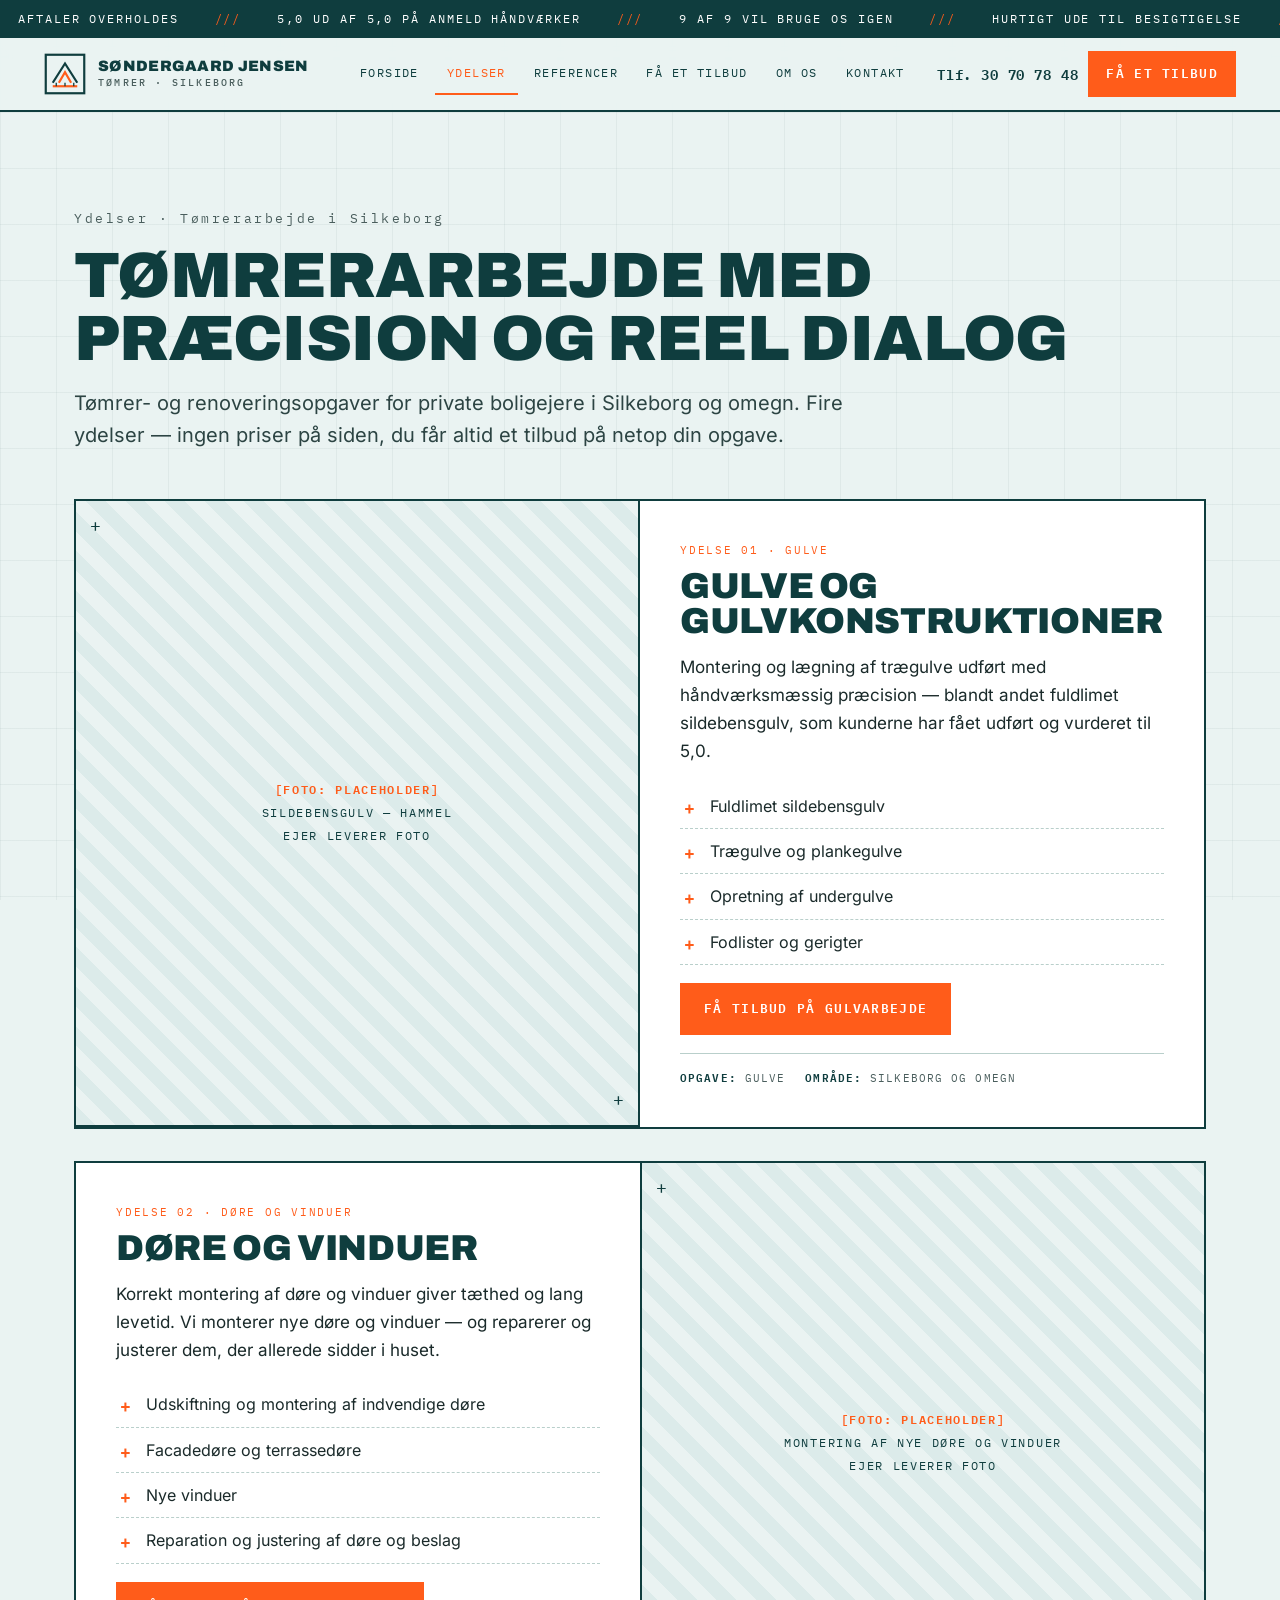
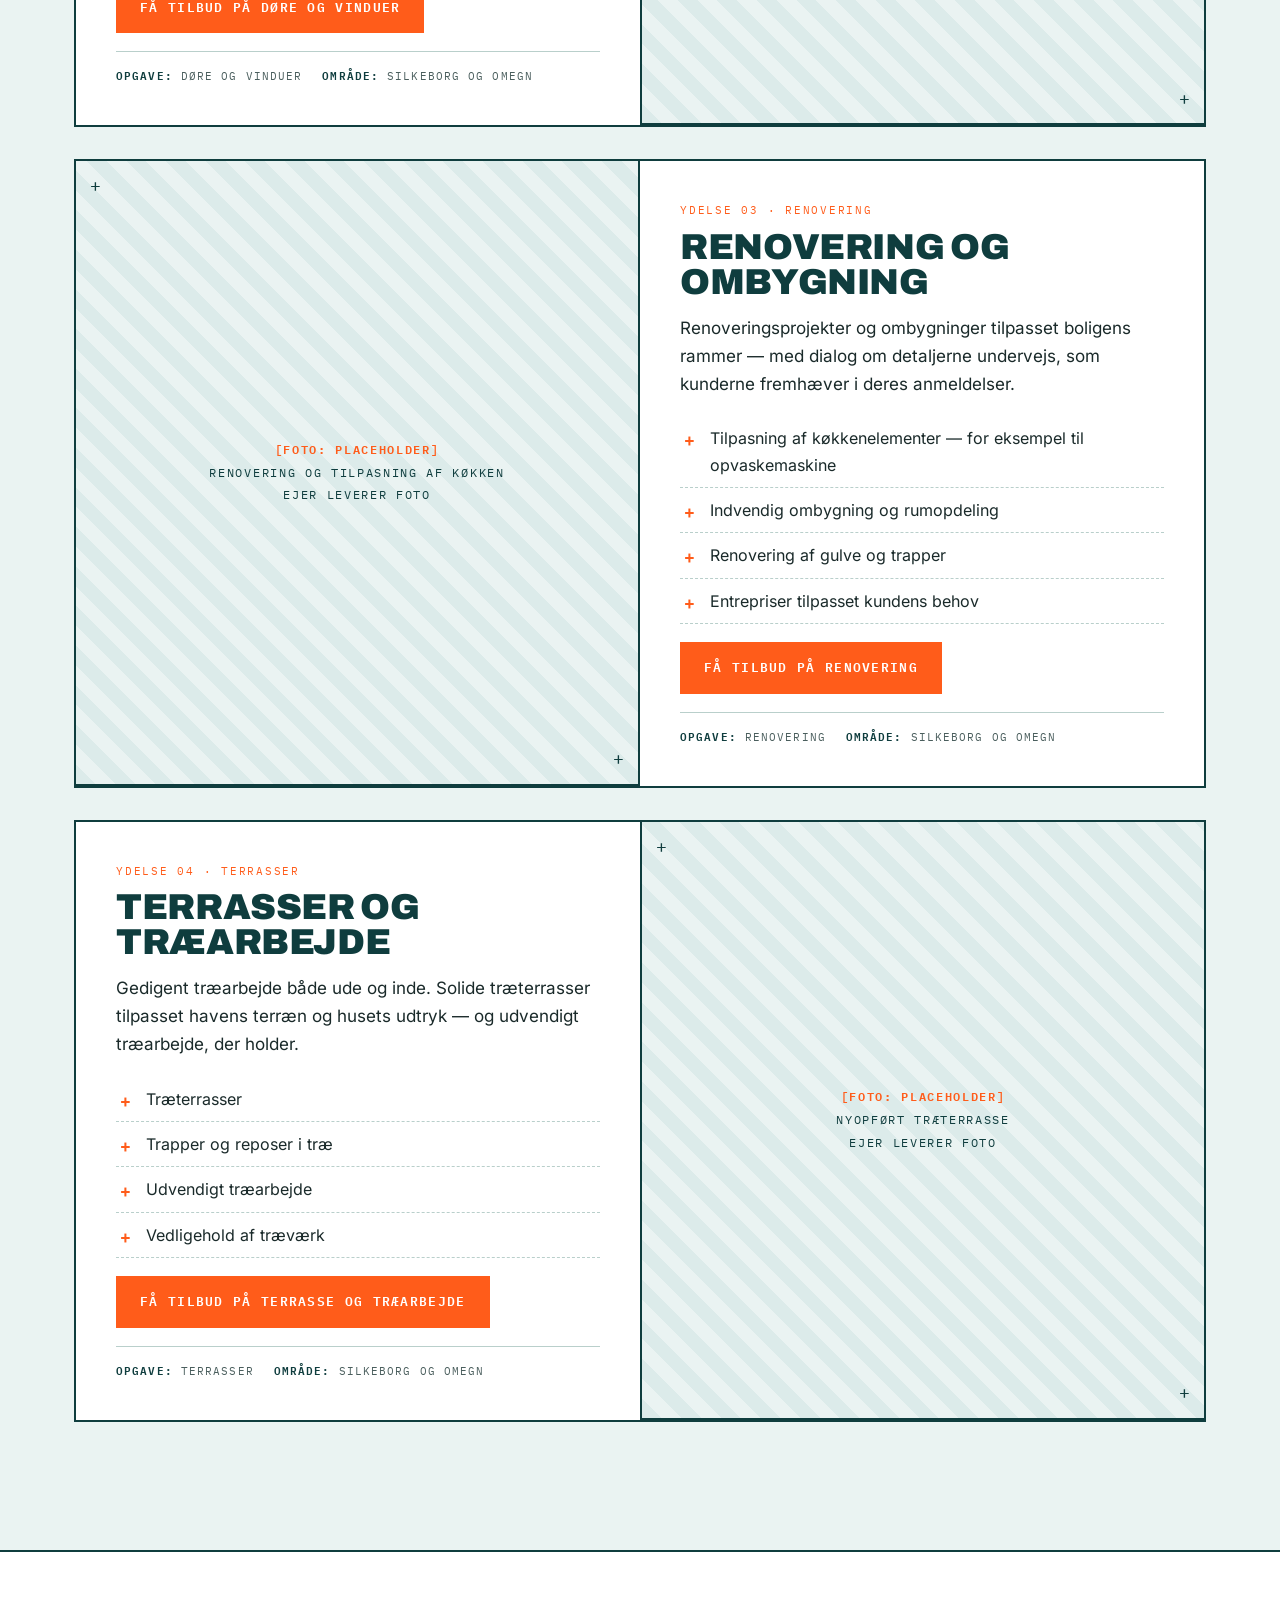
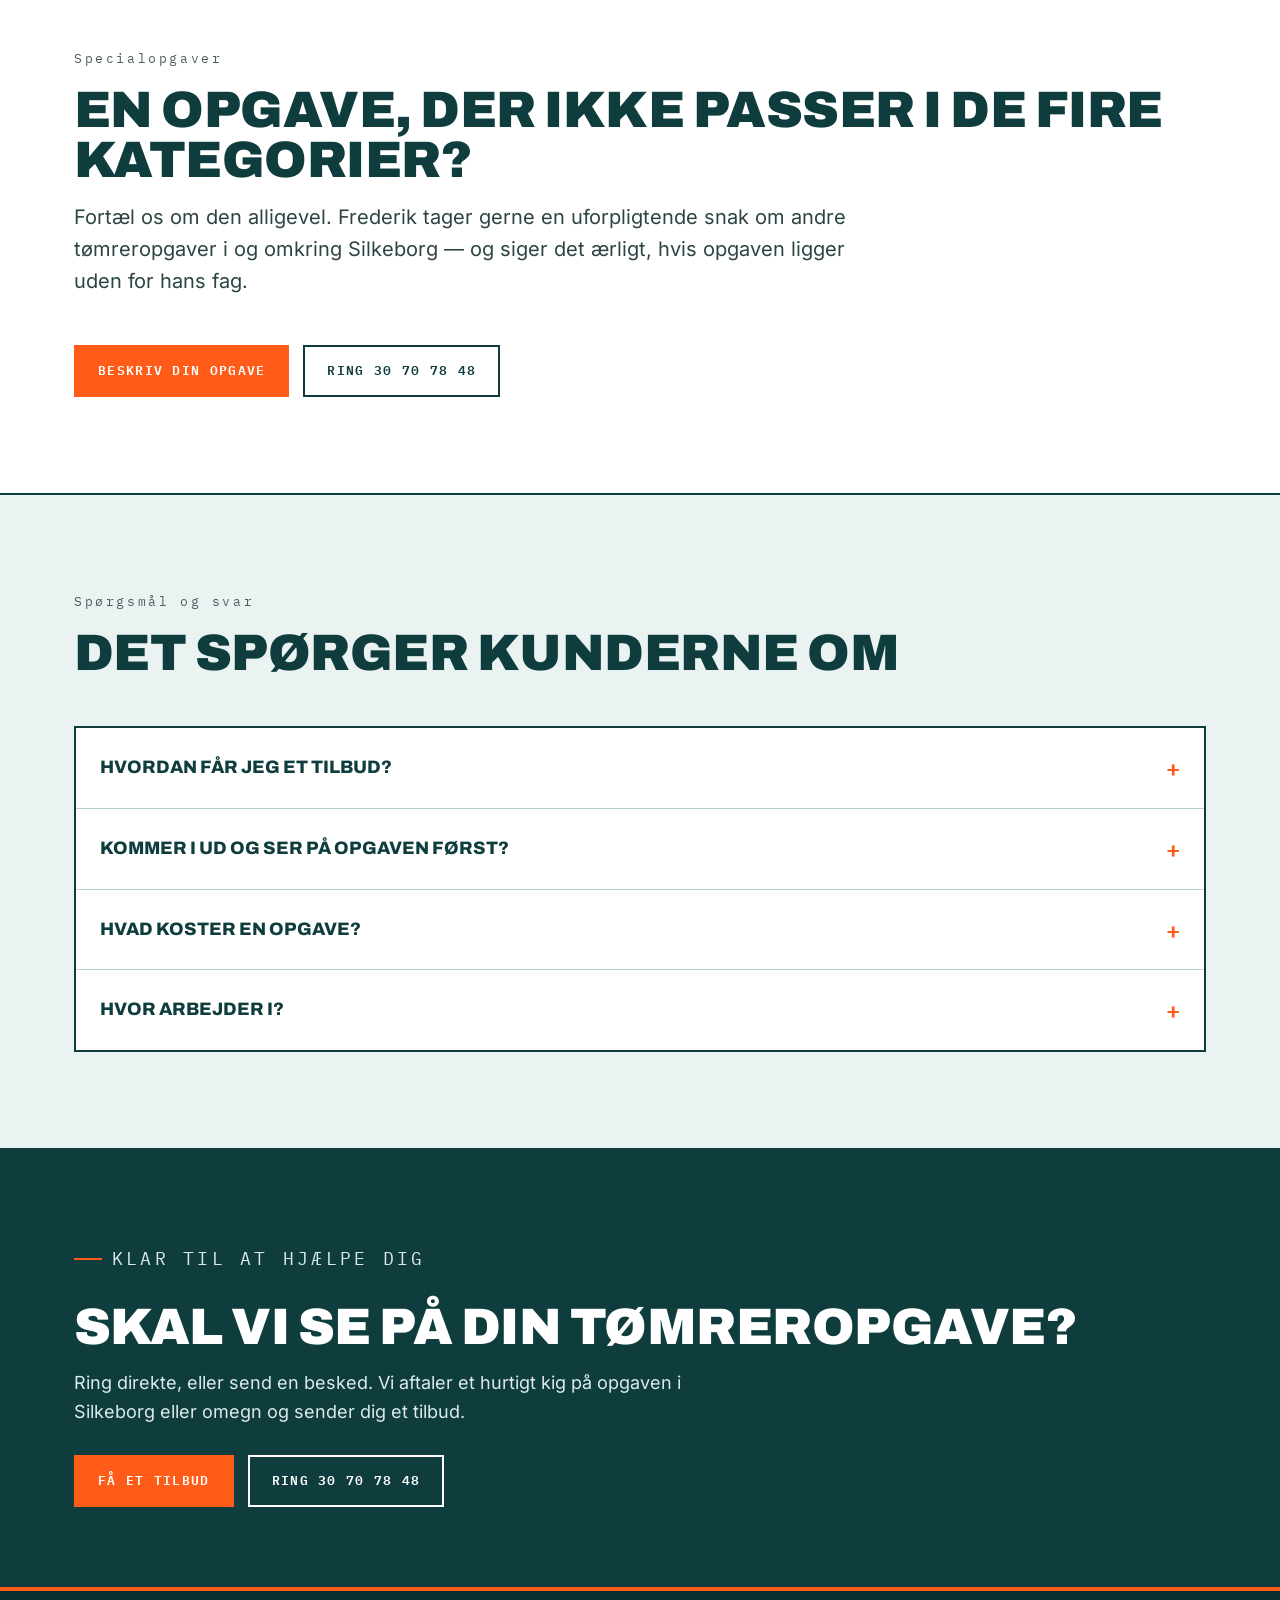
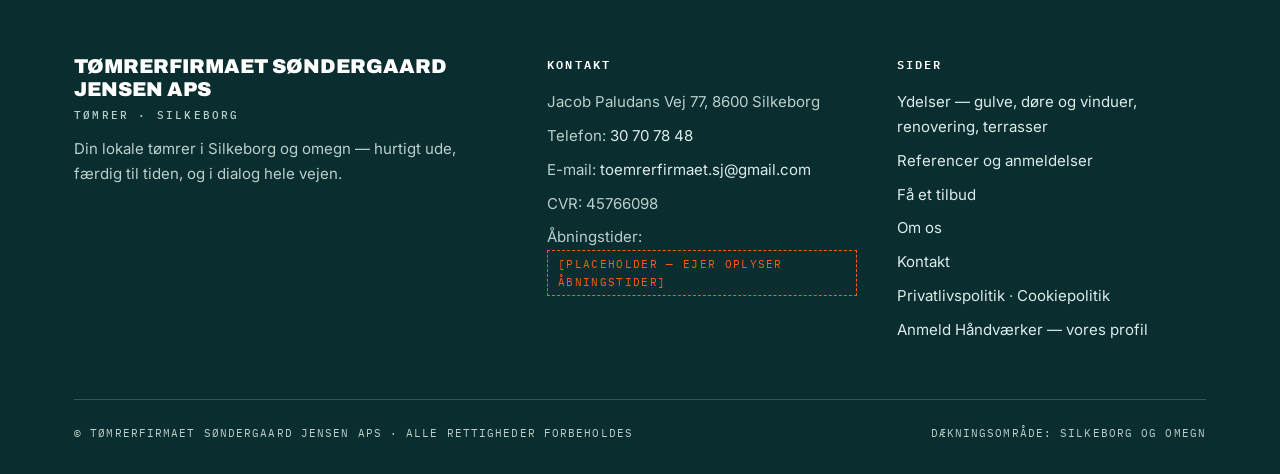
<file: ydelser.html>
<!DOCTYPE html>
<html lang="da"><head><meta charset="utf-8">
<meta name="viewport" content="width=device-width, initial-scale=1">
<title>Ydelser — Tømrer Silkeborg | Tømrerfirmaet Søndergaard Jensen ApS</title><meta name="description" content="Gulve og sildebensgulv, døre og vinduer, renovering og terrasser i Silkeborg og omegn. Få et tilbud på din tømreropgave.">
<link rel="stylesheet" href="assets/css/style.css">
<script type="application/ld+json">{"@context": "https://schema.org", "@type": "LocalBusiness", "name": "Tømrerfirmaet Søndergaard Jensen ApS", "telephone": "+4530707848", "email": "toemrerfirmaet.sj@gmail.com", "address": {"@type": "PostalAddress", "streetAddress": "Jacob Paludans Vej 77", "postalCode": "8600", "addressLocality": "Silkeborg", "addressCountry": "DK"}, "identifier": {"@type": "PropertyValue", "name": "CVR", "value": "45766098"}, "areaServed": "Silkeborg og omegn", "aggregateRating": {"@type": "AggregateRating", "ratingValue": "5.0", "bestRating": "5", "reviewCount": "9"}}</script></head>
<body><a class="skip" href="#indhold">Spring til indhold</a>
<div class="ticker" aria-hidden="true"><div class="ticker-inner"><span>Aftaler overholdes</span><span class="o">///</span><span>5,0 ud af 5,0 på Anmeld Håndværker</span><span class="o">///</span><span>9 af 9 vil bruge os igen</span><span class="o">///</span><span>Hurtigt ude til besigtigelse</span><span class="o">///</span><span>Færdigt i god tid</span><span class="o">///</span><span>Silkeborg og omegn</span><span class="o">///</span><span>CVR 45766098</span><span class="o">///</span><span>Aftaler overholdes</span><span class="o">///</span><span>5,0 ud af 5,0 på Anmeld Håndværker</span><span class="o">///</span><span>9 af 9 vil bruge os igen</span><span class="o">///</span><span>Hurtig ude til besigtigelse</span><span class="o">///</span><span>Færdigt i god tid</span><span class="o">///</span><span>Silkeborg og omegn</span><span class="o">///</span><span>CVR 45766098</span><span class="o">///</span></div></div>
<header class="site"><div class="header-in">
<a class="brand" href="index.html" aria-label="Tømrerfirmaet Søndergaard Jensen ApS — forside"><svg class="brand-mark" viewBox="0 0 48 48" aria-hidden="true"><rect x="2" y="2" width="44" height="44" fill="none" stroke="#0F3D3E" stroke-width="2.5"/><path d="M10 34 L24 12 L38 34" fill="none" stroke="#0F3D3E" stroke-width="2.5"/><path d="M17 34 L24 22 L31 34" fill="none" stroke="#FF5C1A" stroke-width="2.5"/><line x1="10" y1="38" x2="38" y2="38" stroke="#FF5C1A" stroke-width="2.5"/><line x1="14" y1="34" x2="14" y2="38" stroke="#0F3D3E" stroke-width="1.5"/><line x1="24" y1="34" x2="24" y2="38" stroke="#0F3D3E" stroke-width="1.5"/><line x1="34" y1="34" x2="34" y2="38" stroke="#0F3D3E" stroke-width="1.5"/></svg><span class="brand-name">Søndergaard Jensen<small>Tømrer · Silkeborg</small></span></a>
<button class="nav-toggle" aria-expanded="false" aria-controls="hovedmenu" aria-label="Åbn menu"><span></span><span></span><span></span></button>
<nav class="main" id="hovedmenu" aria-label="Hovedmenu"><a href="index.html">Forside</a><a href="ydelser.html" aria-current="page">Ydelser</a><a href="referencer.html">Referencer</a><a href="tilbud.html">Få et tilbud</a><a href="om-os.html">Om os</a><a href="kontakt.html">Kontakt</a></nav>
<div class="header-cta"><a class="phone-link" href="tel:+4530707848">Tlf. 30 70 78 48</a><a class="btn btn-orange btn-sm" href="tilbud.html">Få et tilbud</a></div>
</div></header><main id="indhold">
<section><div class="wrap">
<div class="sec-head reveal"><p class="sec-num">Ydelser · Tømrerarbejde i Silkeborg</p><h1 style="font-size:clamp(36px,5vw,64px)">Tømrerarbejde med<br>præcision og reel dialog</h1><p class="lede">Tømrer- og renoveringsopgaver for private boligejere i Silkeborg og omegn. Fire ydelser — ingen priser på siden, du får altid et tilbud på netop din opgave.</p></div>
<article class="service-block reveal">
<div class="sb-text"><p class="kicker" style="font-family:var(--mono);font-size:11px;letter-spacing:.16em;text-transform:uppercase;color:var(--orange)">Ydelse 01 · Gulve</p>
<h2>Gulve og gulvkonstruktioner</h2><p>Montering og lægning af trægulve udført med håndværksmæssig præcision — blandt andet fuldlimet sildebensgulv, som kunderne har fået udført og vurderet til 5,0.</p>
<ul class="check-list"><li>Fuldlimet sildebensgulv</li><li>Trægulve og plankegulve</li><li>Opretning af undergulve</li><li>Fodlister og gerigter</li></ul>
<a class="btn btn-orange" href="tilbud.html?opgave=gulv">Få tilbud på gulvarbejde</a>
<div class="spec-row"><span><b>Opgave:</b> Gulve</span><span><b>Område:</b> Silkeborg og omegn</span></div></div>
<div class="sb-photo photo-frame"><p class="pf-tag"><b>[Foto: Placeholder]</b><br>Sildebensgulv — Hammel<br>Ejer leverer foto</p></div>
</article>
<article class="service-block reveal">
<div class="sb-text"><p class="kicker" style="font-family:var(--mono);font-size:11px;letter-spacing:.16em;text-transform:uppercase;color:var(--orange)">Ydelse 02 · Døre og vinduer</p>
<h2>Døre og vinduer</h2><p>Korrekt montering af døre og vinduer giver tæthed og lang levetid. Vi monterer nye døre og vinduer — og reparerer og justerer dem, der allerede sidder i huset.</p>
<ul class="check-list"><li>Udskiftning og montering af indvendige døre</li><li>Facadedøre og terrassedøre</li><li>Nye vinduer</li><li>Reparation og justering af døre og beslag</li></ul>
<a class="btn btn-orange" href="tilbud.html?opgave=doere-vinduer">Få tilbud på døre og vinduer</a>
<div class="spec-row"><span><b>Opgave:</b> Døre og vinduer</span><span><b>Område:</b> Silkeborg og omegn</span></div></div>
<div class="sb-photo photo-frame"><p class="pf-tag"><b>[Foto: Placeholder]</b><br>Montering af nye døre og vinduer<br>Ejer leverer foto</p></div>
</article>
<article class="service-block reveal">
<div class="sb-text"><p class="kicker" style="font-family:var(--mono);font-size:11px;letter-spacing:.16em;text-transform:uppercase;color:var(--orange)">Ydelse 03 · Renovering</p>
<h2>Renovering og ombygning</h2><p>Renoveringsprojekter og ombygninger tilpasset boligens rammer — med dialog om detaljerne undervejs, som kunderne fremhæver i deres anmeldelser.</p>
<ul class="check-list"><li>Tilpasning af køkkenelementer — for eksempel til opvaskemaskine</li><li>Indvendig ombygning og rumopdeling</li><li>Renovering af gulve og trapper</li><li>Entrepriser tilpasset kundens behov</li></ul>
<a class="btn btn-orange" href="tilbud.html?opgave=renovering">Få tilbud på renovering</a>
<div class="spec-row"><span><b>Opgave:</b> Renovering</span><span><b>Område:</b> Silkeborg og omegn</span></div></div>
<div class="sb-photo photo-frame"><p class="pf-tag"><b>[Foto: Placeholder]</b><br>Renovering og tilpasning af køkken<br>Ejer leverer foto</p></div>
</article>
<article class="service-block reveal">
<div class="sb-text"><p class="kicker" style="font-family:var(--mono);font-size:11px;letter-spacing:.16em;text-transform:uppercase;color:var(--orange)">Ydelse 04 · Terrasser</p>
<h2>Terrasser og træarbejde</h2><p>Gedigent træarbejde både ude og inde. Solide træterrasser tilpasset havens terræn og husets udtryk — og udvendigt træarbejde, der holder.</p>
<ul class="check-list"><li>Træterrasser</li><li>Trapper og reposer i træ</li><li>Udvendigt træarbejde</li><li>Vedligehold af træværk</li></ul>
<a class="btn btn-orange" href="tilbud.html?opgave=terrasse">Få tilbud på terrasse og træarbejde</a>
<div class="spec-row"><span><b>Opgave:</b> Terrasser</span><span><b>Område:</b> Silkeborg og omegn</span></div></div>
<div class="sb-photo photo-frame"><p class="pf-tag"><b>[Foto: Placeholder]</b><br>Nyopført træterrasse<br>Ejer leverer foto</p></div>
</article>
</div></section>

<section style="background:#fff;border-top:2px solid var(--petrol);border-bottom:2px solid var(--petrol)"><div class="wrap">
<div class="sec-head reveal"><p class="sec-num">Specialopgaver</p><h2>En opgave, der ikke passer i de fire kategorier?</h2><p class="lede">Fortæl os om den alligevel. Frederik tager gerne en uforpligtende snak om andre tømreropgaver i og omkring Silkeborg — og siger det ærligt, hvis opgaven ligger uden for hans fag.</p></div>
<div class="hero-ctas reveal"><a class="btn btn-orange" href="tilbud.html?opgave=andet">Beskriv din opgave</a><a class="btn btn-ghost" href="tel:+4530707848">Ring 30 70 78 48</a></div>
</div></section>

<section><div class="wrap">
<div class="sec-head reveal"><p class="sec-num">Spørgsmål og svar</p><h2>Det spørger kunderne om</h2></div>
<div class="faq reveal">
<details><summary>Hvordan får jeg et tilbud?</summary><p>Ring til Frederik på 30 70 78 48, eller udfyld formularen på siden <a href="tilbud.html">Få et tilbud</a>. Han kommer hurtigt ud og ser på opgaven, og du får derefter en skriftlig aftale og et tilbud.</p></details>
<details><summary>Kommer I ud og ser på opgaven først?</summary><p>Ja. Frederik kommer hurtigt forbi og ser opgaven i virkeligheden, før der laves en aftale. Det er sådan, kunderne beskriver det i deres anmeldelser: hurtig til at komme forbi og give et overblik.</p></details>
<details><summary>Hvad koster en opgave?</summary><p>Der står ingen priser på siden, fordi prisen afhænger af opgaven. Du får altid et tilbud på netop din opgave, før arbejdet går i gang.</p></details>
<details><summary>Hvor arbejder I?</summary><p>I Silkeborg og omegn, med udgangspunkt fra Jacob Paludans Vej 77, 8600 Silkeborg. De præcise byer i omegnen bekræftes af ejeren. <span class="placeholder-tag">[Placeholder — byer oplyses af ejer]</span></p></details>
</div></div></section>
</main><section class="cta-band"><div class="wrap reveal">
<p class="eyebrow">Klar til at hjælpe dig</p>
<h2>Skal vi se på din tømreropgave?</h2>
<p>Ring direkte, eller send en besked. Vi aftaler et hurtigt kig på opgaven i Silkeborg eller omegn og sender dig et tilbud.</p>
<div class="hero-ctas"><a class="btn btn-orange" href="tilbud.html">Få et tilbud</a><a class="btn btn-ghost" style="color:#fff;border-color:#fff" href="tel:+4530707848">Ring 30 70 78 48</a></div>
</div></section>
<footer class="site"><div class="wrap"><div class="f-grid">
<div><p class="f-brand">Tømrerfirmaet Søndergaard Jensen ApS<small>Tømrer · Silkeborg</small></p><p style="margin-top:16px;font-size:15px">Din lokale tømrer i Silkeborg og omegn — hurtigt ude, færdig til tiden, og i dialog hele vejen.</p></div>
<div><h4>Kontakt</h4><ul>
<li>Jacob Paludans Vej 77, 8600 Silkeborg</li>
<li>Telefon: <a href="tel:+4530707848">30 70 78 48</a></li>
<li>E-mail: <a href="mailto:toemrerfirmaet.sj@gmail.com">toemrerfirmaet.sj@gmail.com</a></li>
<li>CVR: 45766098</li>
<li>Åbningstider: <span class="placeholder-tag">[Placeholder — ejer oplyser åbningstider]</span></li>
</ul></div>
<div><h4>Sider</h4><ul>
<li><a href="ydelser.html">Ydelser — gulve, døre og vinduer, renovering, terrasser</a></li>
<li><a href="referencer.html">Referencer og anmeldelser</a></li>
<li><a href="tilbud.html">Få et tilbud</a></li>
<li><a href="om-os.html">Om os</a></li>
<li><a href="kontakt.html">Kontakt</a></li>
<li><a href="privatliv.html">Privatlivspolitik</a> · <a href="cookies.html">Cookiepolitik</a></li>
<li><a href="https://www.anmeld-haandvaerker.dk/tomrer/tomrerfirmaet-sondergaard-jensen-aps?rid=2163481" rel="noopener">Anmeld Håndværker — vores profil</a></li>
</ul></div>
</div><div class="f-bottom"><span>© Tømrerfirmaet Søndergaard Jensen ApS · Alle rettigheder forbeholdes</span><span>Dækningsområde: Silkeborg og omegn</span></div></div></footer>
<div class="sticky-mobile"><a href="tilbud.html">Få et tilbud</a><a href="tel:+4530707848">Ring 30 70 78 48</a></div>
<script src="assets/js/main.js"></script></body></html>
</file>
<file: assets/css/style.css>
/* Tømrerfirmaet Søndergaard Jensen ApS — "Værksted Blåtryk" (workshop blueprint) */
@font-face{font-family:'Archivo';font-style:normal;font-weight:700 900;font-display:swap;src:url('../fonts/Archivo-900.woff2') format('woff2')}
@font-face{font-family:'Inter';font-style:normal;font-weight:400;font-display:swap;src:url('../fonts/Inter-400.woff2') format('woff2')}
@font-face{font-family:'Inter';font-style:normal;font-weight:500;font-display:swap;src:url('../fonts/Inter-500.woff2') format('woff2')}
@font-face{font-family:'Inter';font-style:normal;font-weight:600;font-display:swap;src:url('../fonts/Inter-600.woff2') format('woff2')}
@font-face{font-family:'Inter';font-style:normal;font-weight:700;font-display:swap;src:url('../fonts/Inter-700.woff2') format('woff2')}
@font-face{font-family:'IBM Plex Mono';font-style:normal;font-weight:400;font-display:swap;src:url('../fonts/IBMPlexMono-400.woff2') format('woff2')}
@font-face{font-family:'IBM Plex Mono';font-style:normal;font-weight:500;font-display:swap;src:url('../fonts/IBMPlexMono-500.woff2') format('woff2')}
@font-face{font-family:'IBM Plex Mono';font-style:normal;font-weight:600;font-display:swap;src:url('../fonts/IBMPlexMono-600.woff2') format('woff2')}

:root{
  --glacier:#EAF3F2; --petrol:#0F3D3E; --petrol-2:#0A2E2F; --orange:#FF5C1A;
  --ink:#1A2A2A; --white:#FFFFFF; --muted:#4A5E5D; --line:#0F3D3E; --hair:#B9CFCB;
  --display:'Archivo',Arial,sans-serif; --body:'Inter',system-ui,sans-serif; --mono:'IBM Plex Mono',ui-monospace,monospace;
}
*{box-sizing:border-box;margin:0;padding:0}
html{scroll-behavior:smooth}
body{background:var(--glacier);color:var(--ink);font-family:var(--body);font-size:17px;line-height:1.65;-webkit-font-smoothing:antialiased;overflow-x:hidden}
body::before{content:"";position:fixed;inset:0;pointer-events:none;z-index:0;
  background-image:linear-gradient(rgba(15,61,62,.05) 1px,transparent 1px),linear-gradient(90deg,rgba(15,61,62,.05) 1px,transparent 1px);
  background-size:56px 56px}
body>*{position:relative;z-index:1}
img,svg{max-width:100%}
a{color:inherit}
::selection{background:var(--orange);color:#fff}
:focus-visible{outline:3px solid var(--orange);outline-offset:2px}
.wrap{max-width:1180px;margin:0 auto;padding:0 24px}
.mono{font-family:var(--mono);font-size:12px;letter-spacing:.14em;text-transform:uppercase}
.eyebrow{font-family:var(--mono);font-size:12px;letter-spacing:.18em;text-transform:uppercase;color:var(--petrol);display:flex;align-items:center;gap:10px}
.eyebrow::before{content:"";width:28px;height:2px;background:var(--orange)}
h1,h2,h3{font-family:var(--display);font-weight:900;line-height:.98;letter-spacing:-.01em;color:var(--petrol);text-transform:uppercase;overflow-wrap:break-word}
h1{font-size:clamp(40px,6.4vw,84px)}
h2{font-size:clamp(30px,4vw,52px)}
h3{font-size:clamp(20px,2.4vw,26px);line-height:1.08}
.lede{font-size:clamp(17px,1.6vw,20px);line-height:1.6;color:#2C4443;max-width:62ch}
section{padding:96px 0}
.sec-head{display:flex;flex-direction:column;gap:16px;margin-bottom:48px}
.sec-num{font-family:var(--mono);font-size:13px;letter-spacing:.2em;color:var(--muted)}
.dimline{display:flex;align-items:center;gap:8px;font-family:var(--mono);font-size:11px;letter-spacing:.14em;color:var(--muted);text-transform:uppercase}
.dimline::before,.dimline::after{content:"";height:1px;background:var(--petrol);flex:1;opacity:.35}
.dimline b{color:var(--orange);font-weight:600}

/* ticker */
.ticker{background:var(--petrol);color:#fff;overflow:hidden;white-space:nowrap}
.ticker-inner{display:inline-block;padding:9px 0;font-family:var(--mono);font-size:12px;letter-spacing:.16em;text-transform:uppercase;animation:tick 32s linear infinite}
.ticker-inner span{padding:0 18px}
.ticker-inner .o{color:var(--orange)}
@keyframes tick{from{transform:translateX(0)}to{transform:translateX(-50%)}}

/* header */
header.site{position:sticky;top:0;z-index:50;background:rgba(234,243,242,.96);backdrop-filter:blur(8px);border-bottom:2px solid var(--petrol)}
.header-in{display:flex;align-items:center;gap:20px;max-width:1240px;margin:0 auto;padding:0 24px;height:72px}
.brand{display:flex;align-items:center;gap:12px;text-decoration:none;flex-shrink:0}
.brand-mark{width:42px;height:42px;flex-shrink:0}
.brand-name{font-family:var(--display);font-weight:900;font-size:15px;line-height:1.05;letter-spacing:.02em;color:var(--petrol);text-transform:uppercase}
.brand-name small{display:block;font-family:var(--mono);font-weight:500;font-size:10px;letter-spacing:.22em;color:var(--muted);margin-top:3px}
nav.main{margin-left:auto;display:flex;gap:4px}
nav.main a{font-family:var(--mono);font-size:12px;letter-spacing:.12em;text-transform:uppercase;text-decoration:none;color:var(--petrol);padding:10px 12px;border-bottom:2px solid transparent}
nav.main a:hover{border-bottom-color:var(--orange)}
nav.main a[aria-current="page"]{border-bottom-color:var(--orange);color:var(--orange)}
.btn{display:inline-flex;align-items:center;justify-content:center;gap:8px;white-space:normal;text-align:center;max-width:100%;font-family:var(--mono);font-size:13px;font-weight:600;letter-spacing:.1em;text-transform:uppercase;text-decoration:none;border:2px solid var(--petrol);padding:13px 22px;min-height:48px;cursor:pointer;background:var(--white);color:var(--petrol);transition:transform .15s cubic-bezier(.16,1,.3,1),box-shadow .15s cubic-bezier(.16,1,.3,1)}
.btn:hover{transform:translate(-2px,-2px);box-shadow:4px 4px 0 var(--petrol)}
.btn:active{transform:scale(.97)}
.btn-orange{background:var(--orange);border-color:var(--orange);color:#fff}
.btn-orange:hover{box-shadow:4px 4px 0 var(--petrol)}
.btn-petrol{background:var(--petrol);border-color:var(--petrol);color:#fff}
.btn-ghost{background:transparent}
.btn-sm{padding:10px 16px;min-height:44px}
.header-cta{display:flex;align-items:center;gap:10px}
.phone-link{font-family:var(--mono);font-weight:600;font-size:14px;letter-spacing:.06em;color:var(--petrol);text-decoration:none;white-space:nowrap}
.phone-link:hover{color:var(--orange)}
.nav-toggle{display:none;background:none;border:2px solid var(--petrol);width:46px;height:46px;cursor:pointer;align-items:center;justify-content:center;flex-direction:column;gap:5px}
.nav-toggle span{display:block;width:22px;height:2px;background:var(--petrol)}

/* hero */
.hero{padding:72px 0 64px}
.hero-grid{display:grid;grid-template-columns:1.15fr .85fr;gap:56px;align-items:start}
.hero h1 .hl{position:relative;white-space:nowrap}
.hero h1 .hl::after{content:"";position:absolute;left:0;right:0;bottom:2px;height:8px;background:var(--orange);z-index:-1}
.hero-sub{margin:22px 0 28px}
.hero-ctas{display:flex;gap:14px;flex-wrap:wrap}
.trust-strip{display:grid;grid-template-columns:repeat(3,1fr);border:2px solid var(--petrol);background:var(--white);margin-top:48px}
.trust-strip>div{padding:20px 22px;border-right:2px solid var(--petrol)}
.trust-strip>div:last-child{border-right:0}
.trust-strip .n{font-family:var(--display);font-weight:900;font-size:34px;line-height:1;color:var(--petrol)}
.trust-strip .n em{font-style:normal;color:var(--orange)}
.trust-strip p{font-family:var(--mono);font-size:11px;letter-spacing:.12em;text-transform:uppercase;color:var(--muted);margin-top:6px}
.hero-photo{border:2px solid var(--petrol);background:var(--white);box-shadow:8px 8px 0 var(--petrol)}
.photo-frame{position:relative;background:repeating-linear-gradient(45deg,#DCEBEA 0 14px,#EAF3F2 14px 28px);border-bottom:2px solid var(--petrol);min-height:340px;display:flex;align-items:center;justify-content:center;text-align:center;padding:32px}
.photo-frame .pf-tag{font-family:var(--mono);font-size:12px;letter-spacing:.14em;text-transform:uppercase;color:var(--petrol);line-height:1.9}
.photo-frame .pf-tag b{color:var(--orange)}
.photo-frame::before,.photo-frame::after{content:"+";position:absolute;font-family:var(--mono);color:var(--petrol);font-size:18px}
.photo-frame::before{top:10px;left:14px}
.photo-frame::after{bottom:10px;right:14px}
.photo-cap{display:flex;justify-content:space-between;gap:12px;padding:14px 18px;font-family:var(--mono);font-size:11px;letter-spacing:.12em;text-transform:uppercase;color:var(--muted)}
.photo-cap b{color:var(--petrol)}

/* cards / spec sheets */
.grid-3{display:grid;grid-template-columns:repeat(3,1fr);gap:24px}
.grid-2{display:grid;grid-template-columns:repeat(2,1fr);gap:24px}
.card{background:var(--white);border:2px solid var(--petrol);padding:28px;transition:transform .18s cubic-bezier(.16,1,.3,1),box-shadow .18s cubic-bezier(.16,1,.3,1)}
.card:hover{transform:translate(-3px,-3px);box-shadow:6px 6px 0 var(--petrol)}
.card .kicker{font-family:var(--mono);font-size:11px;letter-spacing:.16em;text-transform:uppercase;color:var(--orange);margin-bottom:12px}
.card h3{margin-bottom:10px}
.card p{font-size:15.5px;color:#33514F}
.card .link-arrow{display:inline-block;margin-top:16px;font-family:var(--mono);font-size:12px;font-weight:600;letter-spacing:.12em;text-transform:uppercase;color:var(--petrol);text-decoration:none;border-bottom:2px solid var(--orange)}
.card .link-arrow:hover{color:var(--orange)}
.step-num{font-family:var(--display);font-weight:900;font-size:56px;line-height:1;color:var(--orange)}
.spec-row{display:flex;flex-wrap:wrap;gap:8px 20px;border-top:1px solid var(--hair);margin-top:18px;padding-top:14px;font-family:var(--mono);font-size:11px;letter-spacing:.1em;text-transform:uppercase;color:var(--muted)}
.spec-row b{color:var(--petrol);font-weight:600}
.service-block{display:grid;grid-template-columns:1fr 1fr;gap:0;border:2px solid var(--petrol);background:var(--white);margin-bottom:32px}
.service-block .sb-text{padding:40px}
.service-block .sb-text h2{font-size:clamp(26px,3vw,36px);margin:10px 0 14px}
.service-block .sb-photo{border-left:2px solid var(--petrol);min-height:320px}
.service-block:nth-child(even) .sb-text{order:2}
.service-block:nth-child(even) .sb-photo{border-left:0;border-right:2px solid var(--petrol)}
.check-list{list-style:none;margin:18px 0}
.check-list li{padding:9px 0 9px 30px;position:relative;border-bottom:1px dashed var(--hair);font-size:16px}
.check-list li::before{content:"+";position:absolute;left:4px;top:9px;font-family:var(--mono);font-weight:600;color:var(--orange);font-size:18px}

/* reviews */
.review-card{background:var(--white);border:2px solid var(--petrol);padding:28px;display:flex;flex-direction:column;gap:14px}
.review-card .stars{color:var(--orange);font-size:19px;letter-spacing:3px}
.review-card .who{font-family:var(--mono);font-size:12px;letter-spacing:.1em;text-transform:uppercase;color:var(--petrol);border-top:1px solid var(--hair);padding-top:14px}
.review-card .who span{display:block;color:var(--muted);margin-top:4px}
.review-card p{font-size:16px}
.review-note{font-size:15px;color:var(--muted);max-width:70ch}
.stat-band{background:var(--petrol);color:#fff;padding:56px 0}
.stat-band .wrap{display:grid;grid-template-columns:repeat(3,1fr);gap:32px;text-align:left}
.stat-band .n{font-family:var(--display);font-weight:900;font-size:clamp(40px,5vw,64px);line-height:1;color:#fff}
.stat-band .n em{font-style:normal;color:var(--orange)}
.stat-band p{font-family:var(--mono);font-size:12px;letter-spacing:.14em;text-transform:uppercase;color:#B9CFCB;margin-top:10px}
.dark-sec{background:var(--petrol);color:#fff}
.dark-sec h2,.dark-sec h3{color:#fff}
.dark-sec .eyebrow{color:#B9CFCB}
.dark-sec .lede{color:#DCEBEA}

/* comparison */
.compare{width:100%;border-collapse:collapse;background:var(--white);border:2px solid var(--petrol)}
.compare th,.compare td{border:1px solid var(--hair);padding:18px 20px;text-align:left;vertical-align:top;font-size:15.5px}
.compare th{font-family:var(--mono);font-size:11px;letter-spacing:.14em;text-transform:uppercase;background:var(--petrol);color:#fff}
.compare td:first-child{font-family:var(--mono);font-size:12px;letter-spacing:.08em;text-transform:uppercase;color:var(--petrol);font-weight:600;white-space:nowrap}
.compare-wrap{overflow-x:auto}

/* CTA band + footer */
.cta-band{background:var(--petrol);color:#fff;padding:80px 0;text-align:left}
.cta-band h2{color:#fff}
.cta-band p{color:#DCEBEA;max-width:60ch;margin:16px 0 28px;font-size:18px}
footer.site{background:var(--petrol-2);color:#B9CFCB;padding:64px 0 32px;border-top:4px solid var(--orange)}
footer.site .f-grid{display:grid;grid-template-columns:1.4fr 1fr 1fr;gap:40px}
footer.site h4{font-family:var(--mono);font-size:12px;letter-spacing:.18em;text-transform:uppercase;color:#fff;margin-bottom:16px}
footer.site a{color:#DCEBEA;text-decoration:none}
footer.site a:hover{color:var(--orange)}
footer.site ul{list-style:none}
footer.site li{margin-bottom:9px;font-size:15px}
footer.site .f-brand{font-family:var(--display);font-weight:900;font-size:20px;color:#fff;text-transform:uppercase;line-height:1.15}
footer.site .f-brand small{display:block;font-family:var(--mono);font-weight:500;font-size:11px;letter-spacing:.2em;color:#B9CFCB;margin-top:8px}
.f-bottom{border-top:1px solid rgba(185,207,203,.25);margin-top:48px;padding-top:24px;display:flex;justify-content:space-between;gap:16px;flex-wrap:wrap;font-family:var(--mono);font-size:11px;letter-spacing:.1em;text-transform:uppercase}
.placeholder-tag{display:inline-block;font-family:var(--mono);font-size:11px;letter-spacing:.12em;text-transform:uppercase;color:var(--orange);border:1.5px dashed var(--orange);padding:4px 10px}
.sticky-mobile{display:none}

/* forms */
.form-card{background:var(--white);border:2px solid var(--petrol);padding:36px;box-shadow:8px 8px 0 var(--petrol)}
.field{margin-bottom:20px}
.field label{display:block;font-family:var(--mono);font-size:12px;font-weight:600;letter-spacing:.12em;text-transform:uppercase;color:var(--petrol);margin-bottom:8px}
.field label .req{color:var(--orange)}
.field input,.field select,.field textarea{width:100%;font-family:var(--body);font-size:16px;padding:13px 14px;border:2px solid var(--petrol);background:var(--glacier);color:var(--ink);border-radius:0}
.field input:focus,.field select:focus,.field textarea:focus{outline:3px solid var(--orange);outline-offset:0;background:#fff}
.field .hint{font-size:13px;color:var(--muted);margin-top:6px}
.field .err{display:none;font-size:13px;color:#B3261E;margin-top:6px;font-weight:600}
.field.invalid input,.field.invalid select,.field.invalid textarea{border-color:#B3261E}
.field.invalid .err{display:block}
textarea{min-height:130px;resize:vertical}
.form-ok{display:none;border:2px solid var(--petrol);background:var(--glacier);padding:28px;text-align:left}
.form-ok.show{display:block}
.consent{font-size:13.5px;color:var(--muted);margin:14px 0}
.consent input{width:18px;height:18px;accent-color:var(--orange);vertical-align:-3px;margin-right:8px}

/* misc */
.faq{border:2px solid var(--petrol);background:var(--white)}
.faq details{border-bottom:1px solid var(--hair)}
.faq details:last-child{border-bottom:0}
.faq summary{cursor:pointer;padding:20px 24px;font-family:var(--display);font-weight:800;font-size:18px;text-transform:uppercase;color:var(--petrol);list-style:none;display:flex;justify-content:space-between;gap:16px;align-items:center}
.faq summary::-webkit-details-marker{display:none}
.faq summary::after{content:"+";color:var(--orange);font-family:var(--mono);font-size:24px;font-weight:600}
.faq details[open ] summary::after{content:"–"}
.faq details p{padding:0 24px 22px;font-size:16px;color:#33514F;max-width:70ch}
.kv-table{width:100%;border-collapse:collapse;background:var(--white);border:2px solid var(--petrol)}
.kv-table th,.kv-table td{border:1px solid var(--hair);padding:16px 20px;text-align:left;font-size:15.5px;vertical-align:top}
.kv-table th{font-family:var(--mono);font-size:11px;letter-spacing:.14em;text-transform:uppercase;color:var(--petrol);width:34%;background:var(--glacier)}
.legal h2{font-size:clamp(24px,3vw,32px);margin:8px 0 12px}
.legal article{margin-bottom:40px}
.legal article p{max-width:72ch;margin-bottom:12px}
.legal .clause-num{font-family:var(--mono);font-size:12px;letter-spacing:.16em;text-transform:uppercase;color:var(--orange)}
.toc{list-style:none;border:2px solid var(--petrol);background:var(--white);margin-bottom:40px}
.toc li{border-bottom:1px solid var(--hair)}
.toc li:last-child{border-bottom:0}
.toc a{display:flex;justify-content:space-between;padding:16px 20px;text-decoration:none;font-family:var(--mono);font-size:13px;letter-spacing:.1em;text-transform:uppercase;color:var(--petrol)}
.toc a:hover{background:var(--glacier);color:var(--orange)}
.service-block>*,.grid-3>*,.grid-2>*,.hero-grid>*,.tilbud-grid>*{min-width:0}
.table-wrap{overflow-x:auto;border:2px solid var(--petrol);background:var(--white)}
.table-wrap .kv-table{border:0;min-width:560px}
.map-frame{border:2px solid var(--petrol);background:var(--white);padding:0}
.map-frame .photo-frame{min-height:260px}
.skip{position:absolute;width:1px;height:1px;overflow:hidden;clip:rect(0 0 0 0);clip-path:inset(50%);white-space:nowrap;background:var(--orange);color:#fff;padding:12px 18px;font-family:var(--mono);z-index:99}
.skip:focus{width:auto;height:auto;clip:auto;clip-path:none;left:12px;top:12px}
.reveal{opacity:0;transform:translateY(24px);transition:opacity .7s cubic-bezier(.16,1,.3,1),transform .7s cubic-bezier(.16,1,.3,1)}
.reveal.in{opacity:1;transform:none}
.hero h1 .w{display:inline-block;opacity:0;transform:translateY(26px);animation:wordin .6s cubic-bezier(.16,1,.3,1) forwards}
@keyframes wordin{to{opacity:1;transform:none}}
@media (prefers-reduced-motion:reduce){
  *,*::before,*::after{animation-duration:.01ms !important;transition-duration:.01ms !important}
  .reveal,.hero h1 .w{opacity:1;transform:none}
  .ticker-inner{animation:none}
  html{scroll-behavior:auto}
}

@media (max-width:960px){
  nav.main{position:fixed;inset:72px 0 auto 0;background:var(--glacier);flex-direction:column;padding:12px 24px 20px;border-bottom:2px solid var(--petrol);display:none}
  nav.main.open{display:flex}
  nav.main a{padding:14px 4px;border-bottom:1px solid var(--hair);font-size:14px}
  .nav-toggle{display:flex}
  .header-cta .phone-link{display:none}
  .header-cta .btn{display:none}
  .hero-grid{grid-template-columns:1fr;gap:36px}
  .grid-3,.grid-2{grid-template-columns:1fr}
  .service-block{grid-template-columns:1fr}
  .service-block .sb-photo{border-left:0;border-top:2px solid var(--petrol);min-height:220px}
  .service-block:nth-child(even) .sb-text{order:1}
  .service-block:nth-child(even) .sb-photo{border-right:0}
  .stat-band .wrap{grid-template-columns:1fr;gap:28px}
  footer.site .f-grid{grid-template-columns:1fr}
  section{padding:64px 0}
  .sticky-mobile{display:flex;position:fixed;left:0;right:0;bottom:0;z-index:60;gap:0}
  .sticky-mobile a{flex:1;display:flex;align-items:center;justify-content:center;min-height:54px;font-family:var(--mono);font-size:13px;font-weight:600;letter-spacing:.1em;text-transform:uppercase;text-decoration:none}
  .sticky-mobile a:first-child{background:var(--orange);color:#fff}
  .sticky-mobile a:last-child{background:var(--petrol);color:#fff}
  body{padding-bottom:54px}
  .trust-strip{grid-template-columns:1fr}
  .tilbud-grid{grid-template-columns:1fr !important;gap:28px !important}
  .trust-strip>div{border-right:0;border-bottom:2px solid var(--petrol)}
  .trust-strip>div:last-child{border-bottom:0}
}
@media (max-width:480px){
  .brand-name{font-size:13px}
  .form-card{padding:24px 20px}
  .service-block .sb-text{padding:28px 22px}
  .photo-frame{min-height:260px}
}
</file>
